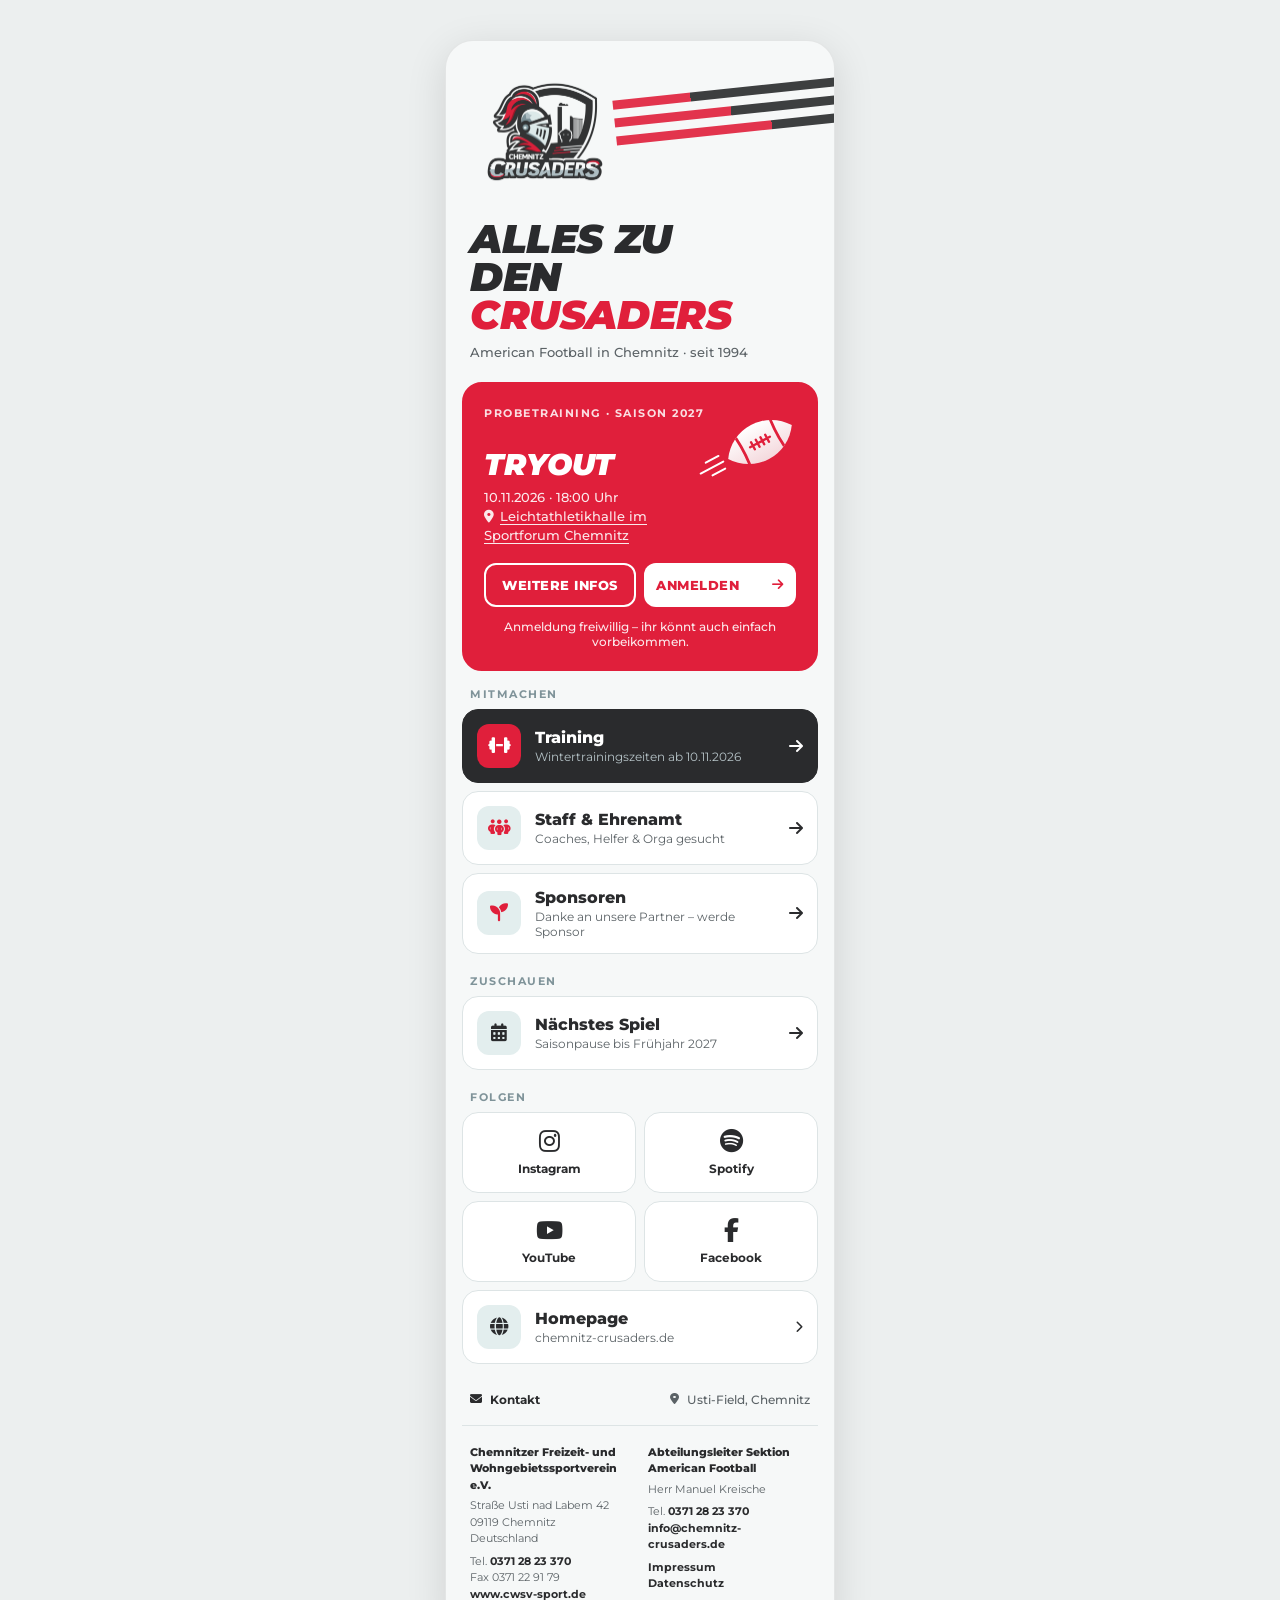
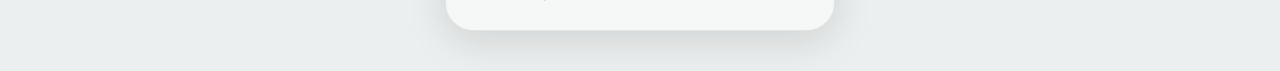
<file: index.html>
<!DOCTYPE html>
<html lang="de">
  <head>
    <meta charset="utf-8">
    <meta name="viewport" content="width=device-width, initial-scale=1, viewport-fit=cover">
    <title>Chemnitz Crusaders – Alle Links</title>
    <meta name="description" content="Alles zu den Chemnitz Crusaders: Tryout, Training, Sponsoren, Staff &amp; Ehrenamt, Spielplan, Homepage und Social Media.">
    <meta name="theme-color" content="#f6f8f8">

    <!-- Open Graph -->
    <meta property="og:title" content="Alles zu den Chemnitz Crusaders">
    <meta property="og:description" content="American Football in Chemnitz · seit 1994">
    <meta property="og:image" content="assets/crusaders-logo.png">

    <!-- Icons -->
    <link rel="icon" type="image/png" href="assets/favicon.png">
    <link rel="apple-touch-icon" href="assets/apple-touch-icon.png">

    <!-- Fonts & icon library -->
    <link rel="preconnect" href="https://fonts.googleapis.com">
    <link rel="preconnect" href="https://fonts.gstatic.com" crossorigin>
    <link rel="stylesheet" href="https://fonts.googleapis.com/css2?family=Montserrat:ital,wght@0,500;0,700;0,800;0,900;1,900&display=swap">
    <link rel="stylesheet" href="https://cdnjs.cloudflare.com/ajax/libs/font-awesome/6.5.2/css/all.min.css">

    <!-- Page styles (loaded last so they take precedence over libraries) -->
    <link rel="stylesheet" href="assets/css/styles.css">

    <!-- Loads HTML components into [data-include] placeholders -->
    <script src="assets/js/include.js" defer></script>
  </head>

  <body>
    <main class="page">

      <!-- Hero -->
      <header class="hero">
        <div class="hero__stripes" aria-hidden="true">
          <span class="hero__stripe"></span>
          <span class="hero__stripe"></span>
          <span class="hero__stripe"></span>
        </div>
        <img class="hero__logo" src="assets/crusaders-logo.png" alt="Chemnitz Crusaders" width="600" height="525">
        <h1 class="hero__title">Alles zu<br>den <em class="hero__highlight">Crusaders</em></h1>
        <p class="hero__tagline">American Football in Chemnitz · seit 1994</p>
      </header>

      <nav class="links" aria-label="Links">

        <!-- Promo: Tryout (two CTAs, so the card itself is not a link) -->
        <div class="promo promo--red">
          <span class="promo__ball" aria-hidden="true">
            <svg viewBox="0 0 100 100" focusable="false">
              <defs>
                <clipPath id="ball-clip">
                  <path d="M5 50 A54 54 0 0 1 95 50 A54 54 0 0 1 5 50 Z"/>
                </clipPath>
                <linearGradient id="ball-shade" x1="0" y1="0" x2="0" y2="1">
                  <stop offset="0" stop-color="#fff"/>
                  <stop offset="1" stop-color="#f4d9dd"/>
                </linearGradient>
              </defs>
              <!-- Ball points up-right, as if thrown -->
              <g transform="rotate(-28 50 50)">
                <!-- Speed lines behind the tail -->
                <g class="promo__ball-trail">
                  <path d="M-22 41 H-4"/>
                  <path d="M-34 50 H-2"/>
                  <path d="M-22 59 H-4"/>
                </g>
                <path class="promo__ball-body" d="M5 50 A54 54 0 0 1 95 50 A54 54 0 0 1 5 50 Z"/>
                <g clip-path="url(#ball-clip)">
                  <!-- Four panel seams rolling around the long axis (the spiral) -->
                  <path class="promo__ball-seam" d="M5 50 A54 54 0 0 1 95 50"/>
                  <path class="promo__ball-seam" d="M5 50 A54 54 0 0 1 95 50"/>
                  <path class="promo__ball-seam" d="M5 50 A54 54 0 0 1 95 50"/>
                  <path class="promo__ball-seam" d="M5 50 A54 54 0 0 1 95 50"/>
                  <!-- Bands near the tips (rotationally symmetric, so they stay put) -->
                  <path class="promo__ball-band" d="M24 20 Q29 50 24 80"/>
                  <path class="promo__ball-band" d="M76 20 Q71 50 76 80"/>
                  <!-- Laces ride on the first seam -->
                  <g class="promo__ball-laces">
                    <path d="M36 50 H64 M40 45 V55 M46.7 45 V55 M53.3 45 V55 M60 45 V55"/>
                  </g>
                </g>
              </g>
            </svg>
          </span>
          <div class="promo__body">
            <span class="promo__kicker">Probetraining · Saison 2027</span>
            <span class="promo__title">Tryout</span>
            <span class="promo__text">10.11.2026 · 18:00 Uhr<br>
              <a class="promo__link" href="https://maps.app.goo.gl/78XRZSbgiSZun7JX7" target="_blank" rel="noopener"><i class="fa-solid fa-location-dot" aria-hidden="true"></i>Leichtathletikhalle im Sportforum Chemnitz</a>
            </span>
          </div>
          <div class="promo__actions">
            <a class="promo__cta promo__cta--secondary" href="tryout.html">Weitere Infos</a>
            <a class="promo__cta" href="https://forms.gle/ZjSWehBLh3KmnUsv7" target="_blank" rel="noopener">Anmelden<i class="fa-solid fa-arrow-right" aria-hidden="true"></i></a>
          </div>
          <p class="promo__note">Anmeldung freiwillig – ihr könnt auch einfach vorbeikommen.</p>
        </div>

        <!-- Promo: Gewinnspiel – currently DISABLED.
             The card lives in components/promo-gewinnspiel.html.
             To show it: uncomment the line below (and re-add "Gewinnspiel" to the meta description). -->
        <!-- <div data-include="components/promo-gewinnspiel.html"></div> -->

        <!-- Mitmachen -->
        <h2 class="links__label">Mitmachen</h2>

        <a class="row row--dark" href="training.html">
          <span class="row__icon"><i class="fa-solid fa-dumbbell" aria-hidden="true"></i></span>
          <span class="row__text">
            <span class="row__title">Training</span>
            <span class="row__subtitle">Wintertrainingszeiten ab 10.11.2026</span>
          </span>
          <i class="row__trail fa-solid fa-arrow-right" aria-hidden="true"></i>
        </a>

        <a class="row" href="ehrenamt.html">
          <span class="row__icon row__icon--accent"><i class="fa-solid fa-people-group" aria-hidden="true"></i></span>
          <span class="row__text">
            <span class="row__title">Staff &amp; Ehrenamt</span>
            <span class="row__subtitle">Coaches, Helfer &amp; Orga gesucht</span>
          </span>
          <i class="row__trail fa-solid fa-arrow-right" aria-hidden="true"></i>
        </a>

        <a class="row" href="sponsoren.html">
          <span class="row__icon row__icon--accent"><i class="fa-solid fa-seedling" aria-hidden="true"></i></span>
          <span class="row__text">
            <span class="row__title">Sponsoren</span>
            <span class="row__subtitle">Danke an unsere Partner – werde Sponsor</span>
          </span>
          <i class="row__trail fa-solid fa-arrow-right" aria-hidden="true"></i>
        </a>

        <!-- Zuschauen -->
        <h2 class="links__label">Zuschauen</h2>

        <a class="row" href="spielplan.html">
          <span class="row__icon"><i class="fa-solid fa-calendar-days" aria-hidden="true"></i></span>
          <span class="row__text">
            <span class="row__title">Nächstes Spiel</span>
            <span class="row__subtitle">Saisonpause bis Frühjahr 2027</span>
          </span>
          <i class="row__trail fa-solid fa-arrow-right" aria-hidden="true"></i>
        </a>

        <!-- Folgen -->
        <h2 class="links__label">Folgen</h2>

        <div class="social">
          <a class="social__link" href="https://instagram.com/chemnitzcrusaders" target="_blank" rel="noopener">
            <i class="social__icon fa-brands fa-instagram" aria-hidden="true"></i>Instagram
          </a>
          <a class="social__link" href="https://open.spotify.com/show/6t36VFzzJnBlxmj8fguZiz" target="_blank" rel="noopener">
            <i class="social__icon fa-brands fa-spotify" aria-hidden="true"></i>Spotify
          </a>
          <a class="social__link" href="https://www.youtube.com/channel/UCRBDUVUDIm-mxZQRTYfwg2A" target="_blank" rel="noopener">
            <i class="social__icon fa-brands fa-youtube" aria-hidden="true"></i>YouTube
          </a>
          <a class="social__link" href="https://www.facebook.com/Chemnitz.Crusaders" target="_blank" rel="noopener">
            <i class="social__icon fa-brands fa-facebook-f" aria-hidden="true"></i>Facebook
          </a>
        </div>

        <a class="row" href="https://www.chemnitz-crusaders.de" target="_blank" rel="noopener">
          <span class="row__icon"><i class="fa-solid fa-globe" aria-hidden="true"></i></span>
          <span class="row__text">
            <span class="row__title">Homepage</span>
            <span class="row__subtitle">chemnitz-crusaders.de</span>
          </span>
          <i class="row__trail row__trail--small fa-solid fa-chevron-right" aria-hidden="true"></i>
        </a>

      </nav>

      <footer class="footer">
        <a class="footer__link" href="mailto:info@chemnitz-crusaders.de"><i class="fa-solid fa-envelope" aria-hidden="true"></i>Kontakt</a>
        <a class="footer__link footer__link--muted" href="https://maps.app.goo.gl/nprhUQNumyAiHXoN7" target="_blank" rel="noopener"><i class="fa-solid fa-location-dot" aria-hidden="true"></i>Usti-Field, Chemnitz</a>
      </footer>

      <!-- Club and section contact details.
           Same block on every page – when something changes, update it in all pages. -->
      <div class="site-info">
        <address class="site-info__col">
          <span class="site-info__title">Chemnitzer Freizeit- und Wohngebietssportverein e.V.</span>
          <span>Straße Usti nad Labem 42</span>
          <span>09119 Chemnitz</span>
          <span>Deutschland</span>
          <span class="site-info__gap">Tel. <a href="tel:+493712823370">0371 28 23 370</a></span>
          <span>Fax 0371 22 91 79</span>
          <a href="https://www.cwsv-sport.de" target="_blank" rel="noopener">www.cwsv-sport.de</a>
        </address>

        <address class="site-info__col">
          <span class="site-info__title">Abteilungsleiter Sektion American Football</span>
          <span>Herr Manuel Kreische</span>
          <span class="site-info__gap">Tel. <a href="tel:+493712823370">0371 28 23 370</a></span>
          <a href="mailto:info@chemnitz-crusaders.de">info@chemnitz-crusaders.de</a>
          <a class="site-info__gap" href="impressum.html">Impressum</a>
          <a href="datenschutz.html">Datenschutz</a>
        </address>
      </div>

    </main>
  </body>
</html>
</file>
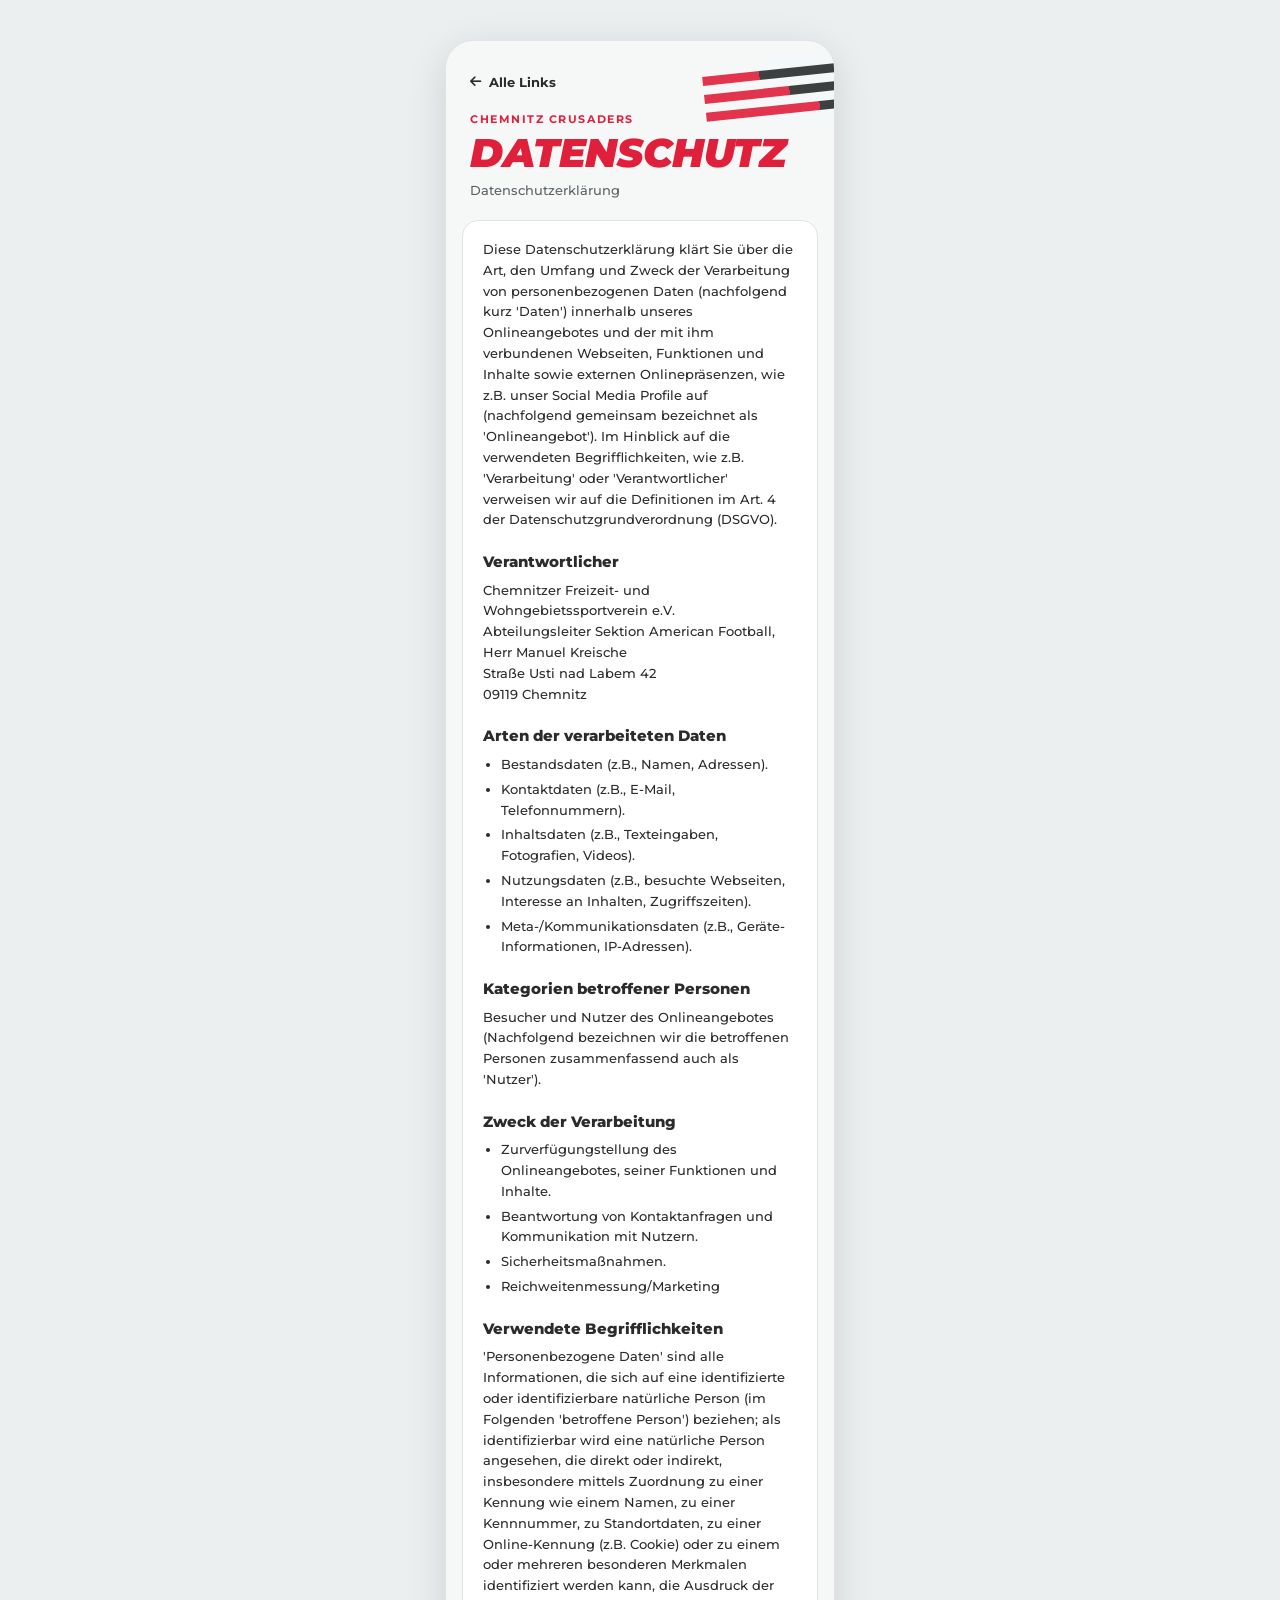
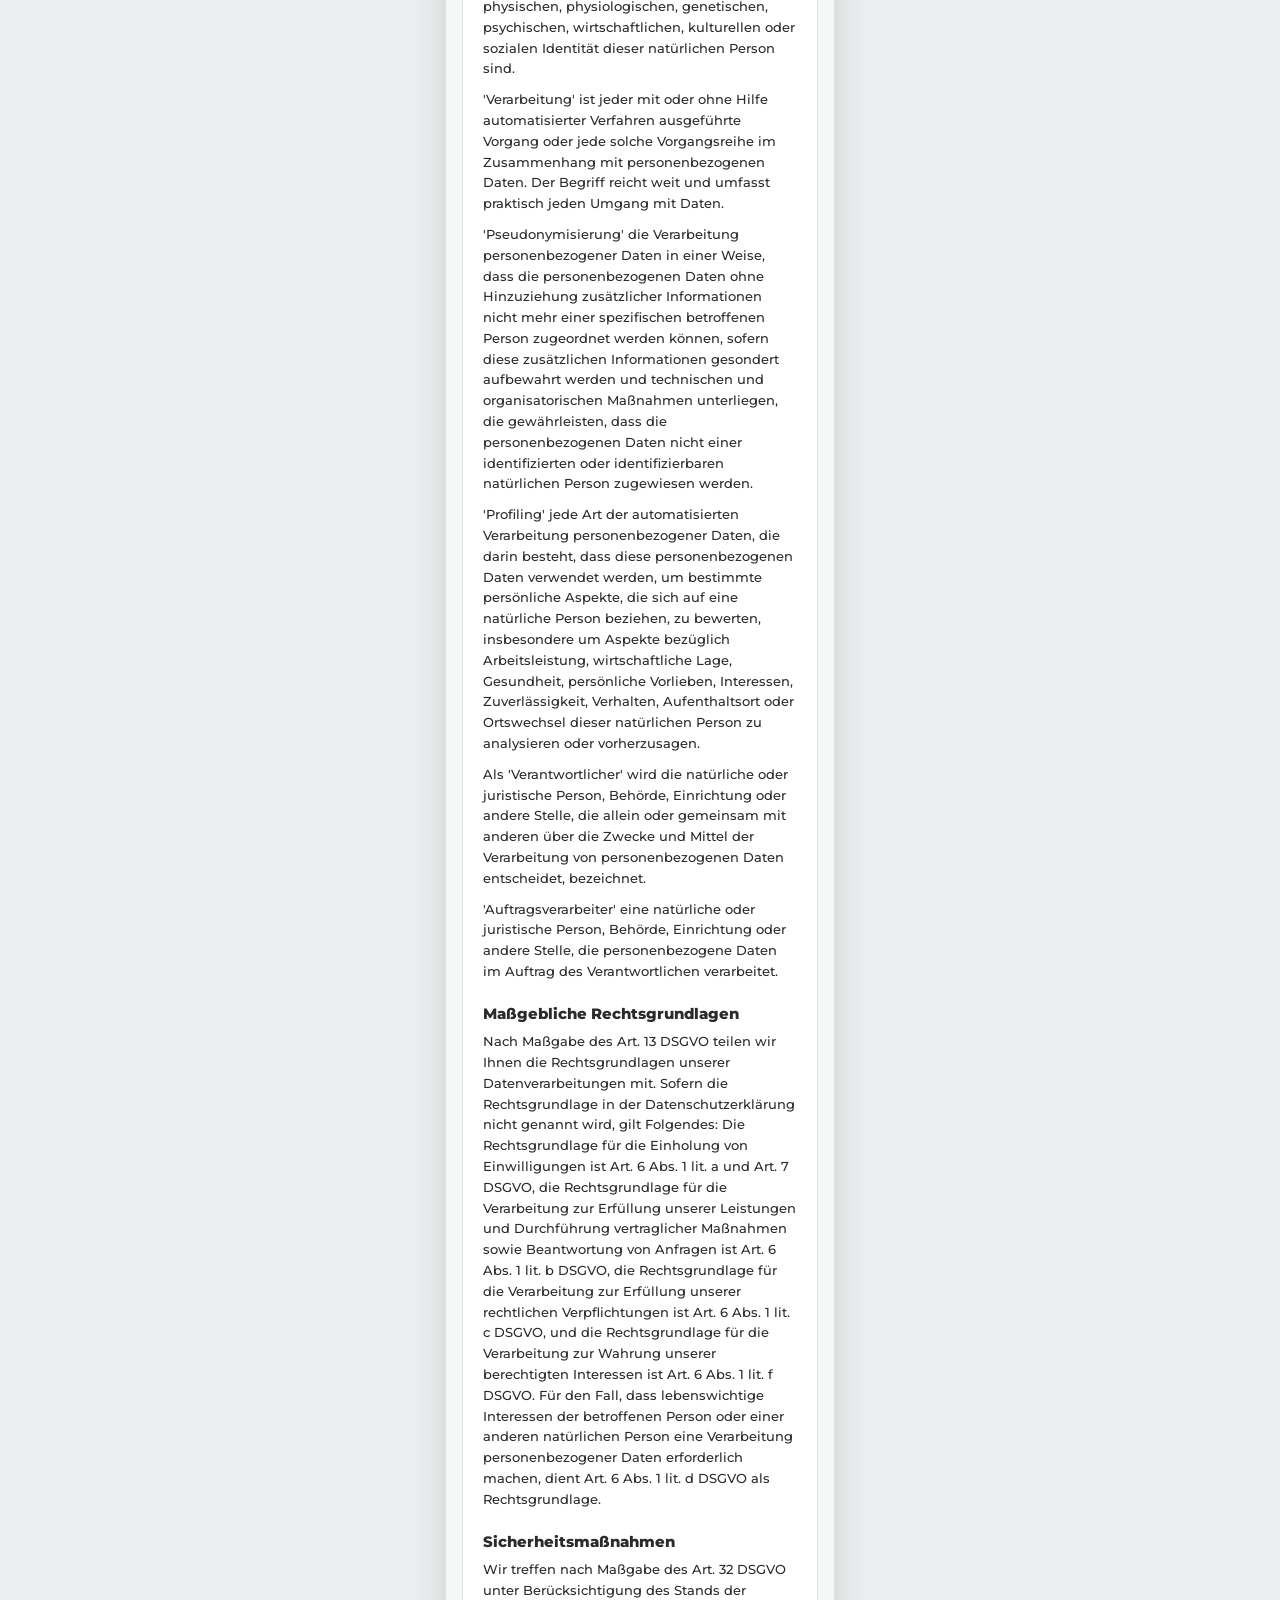
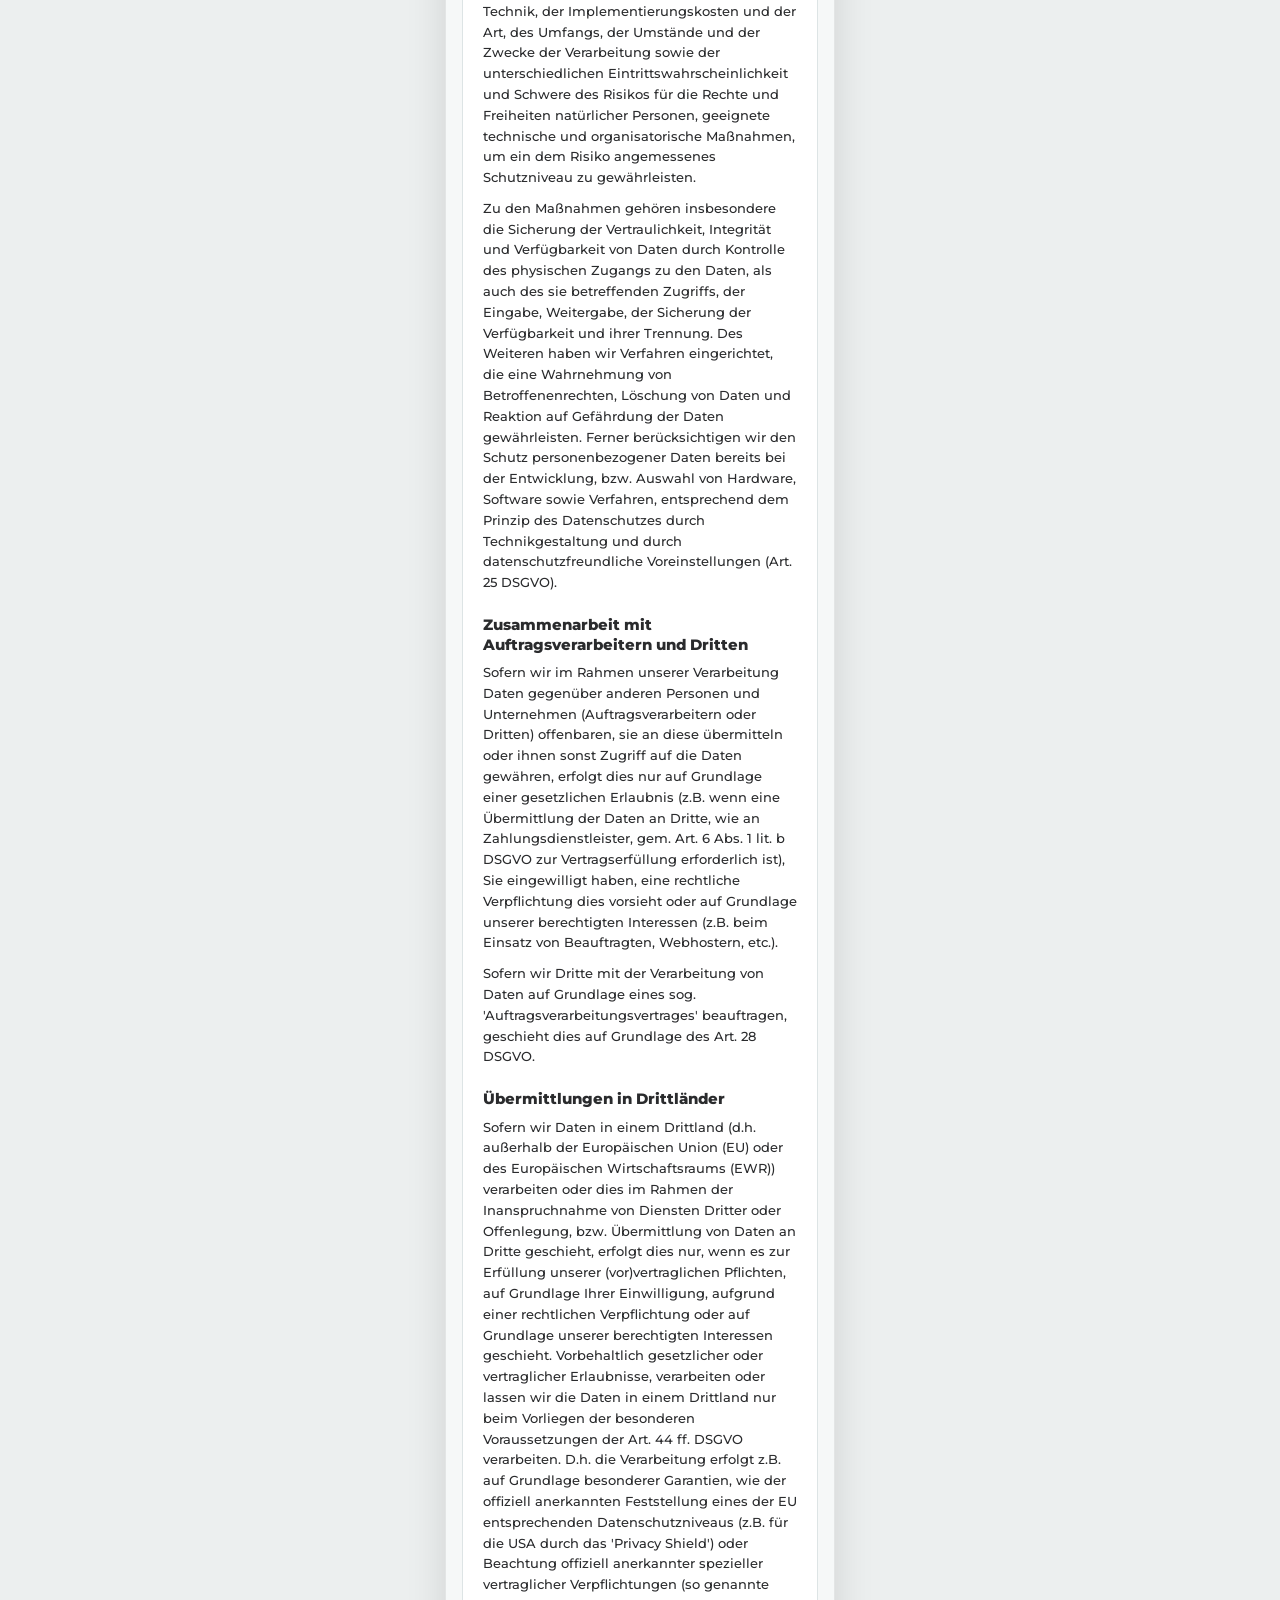
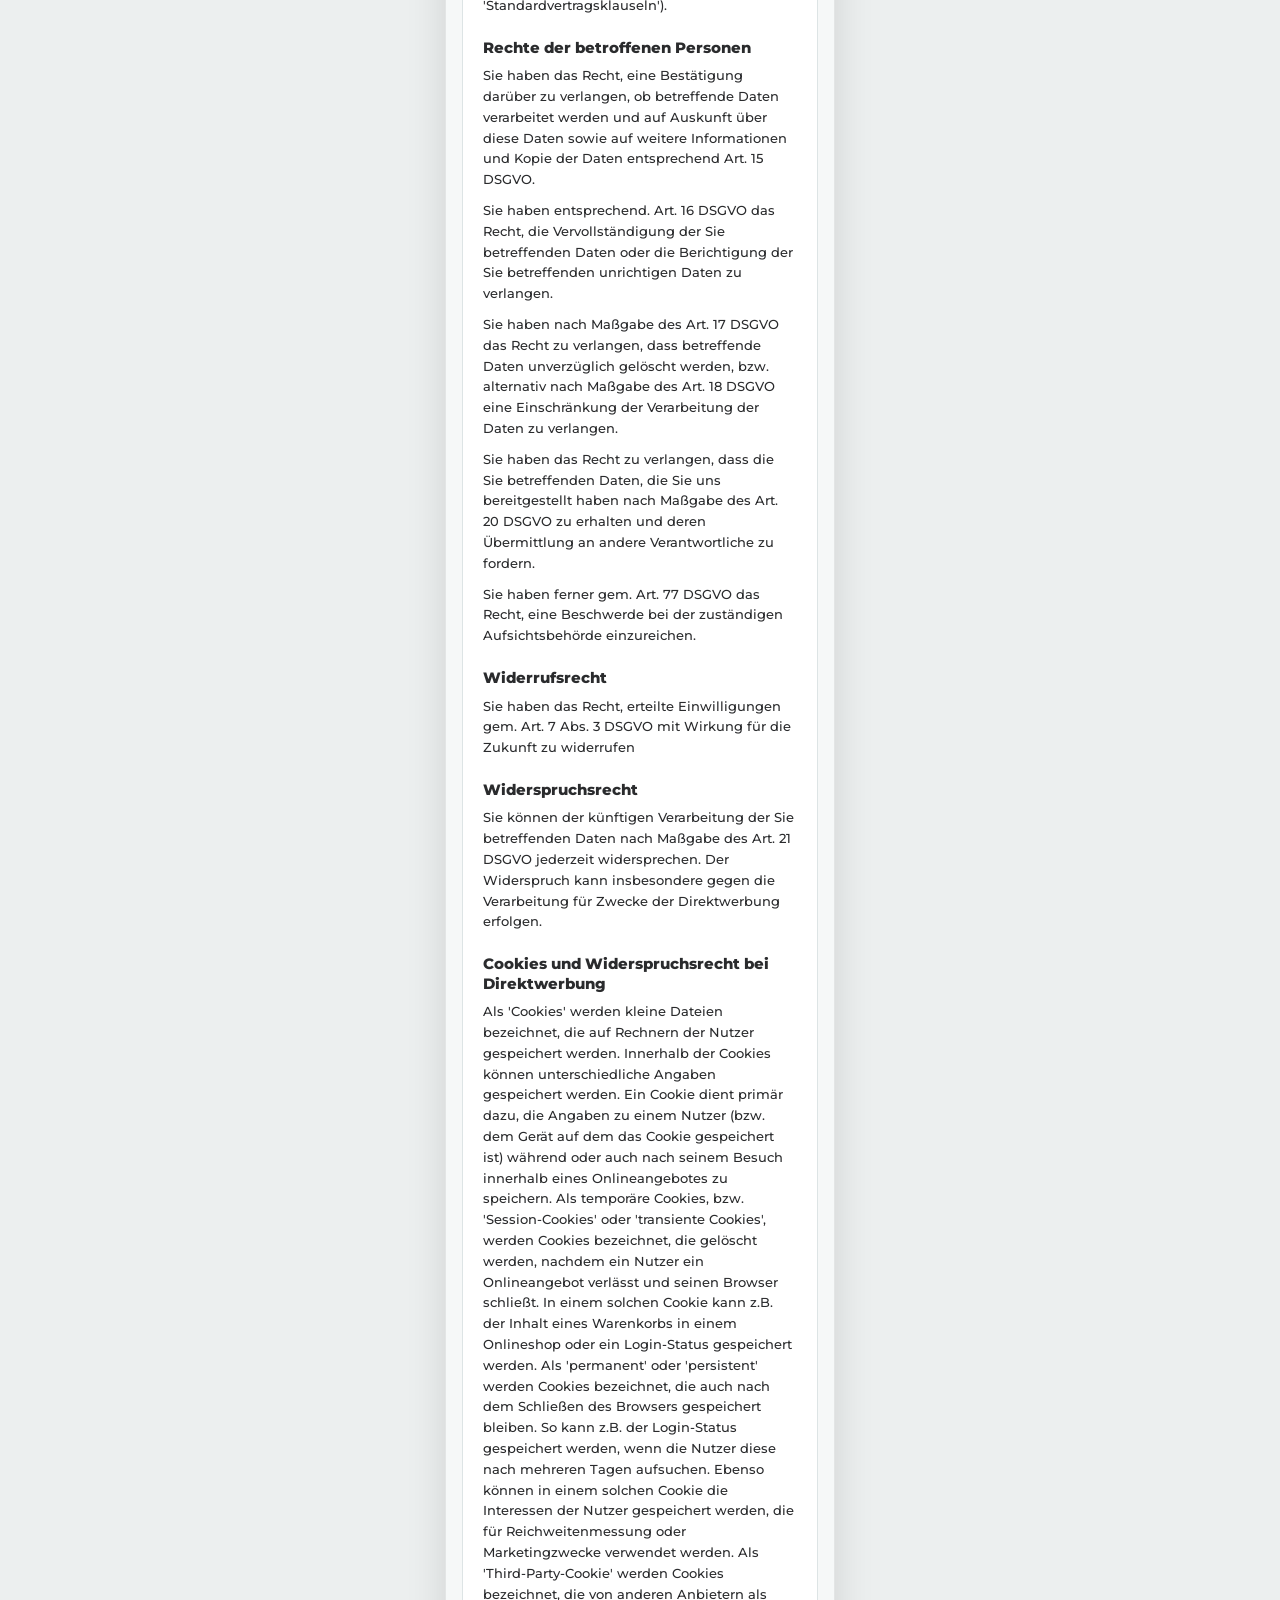
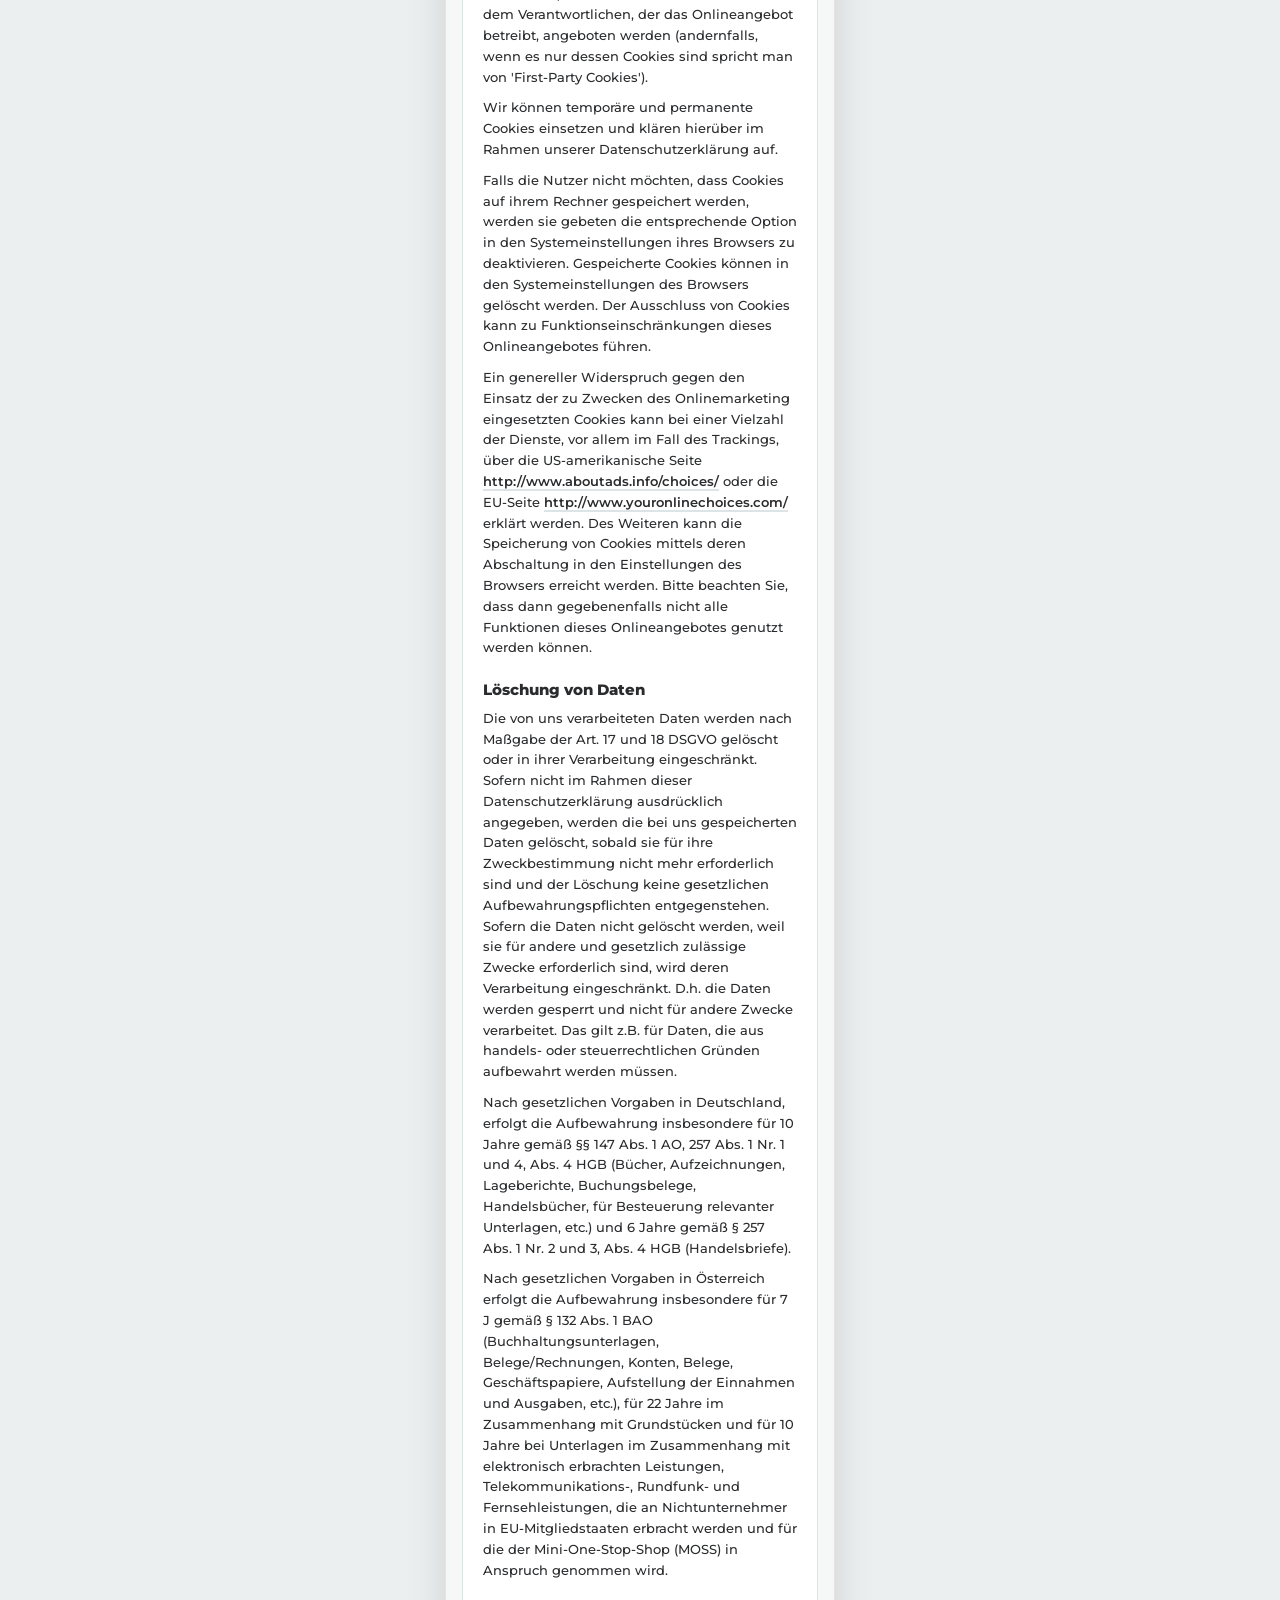
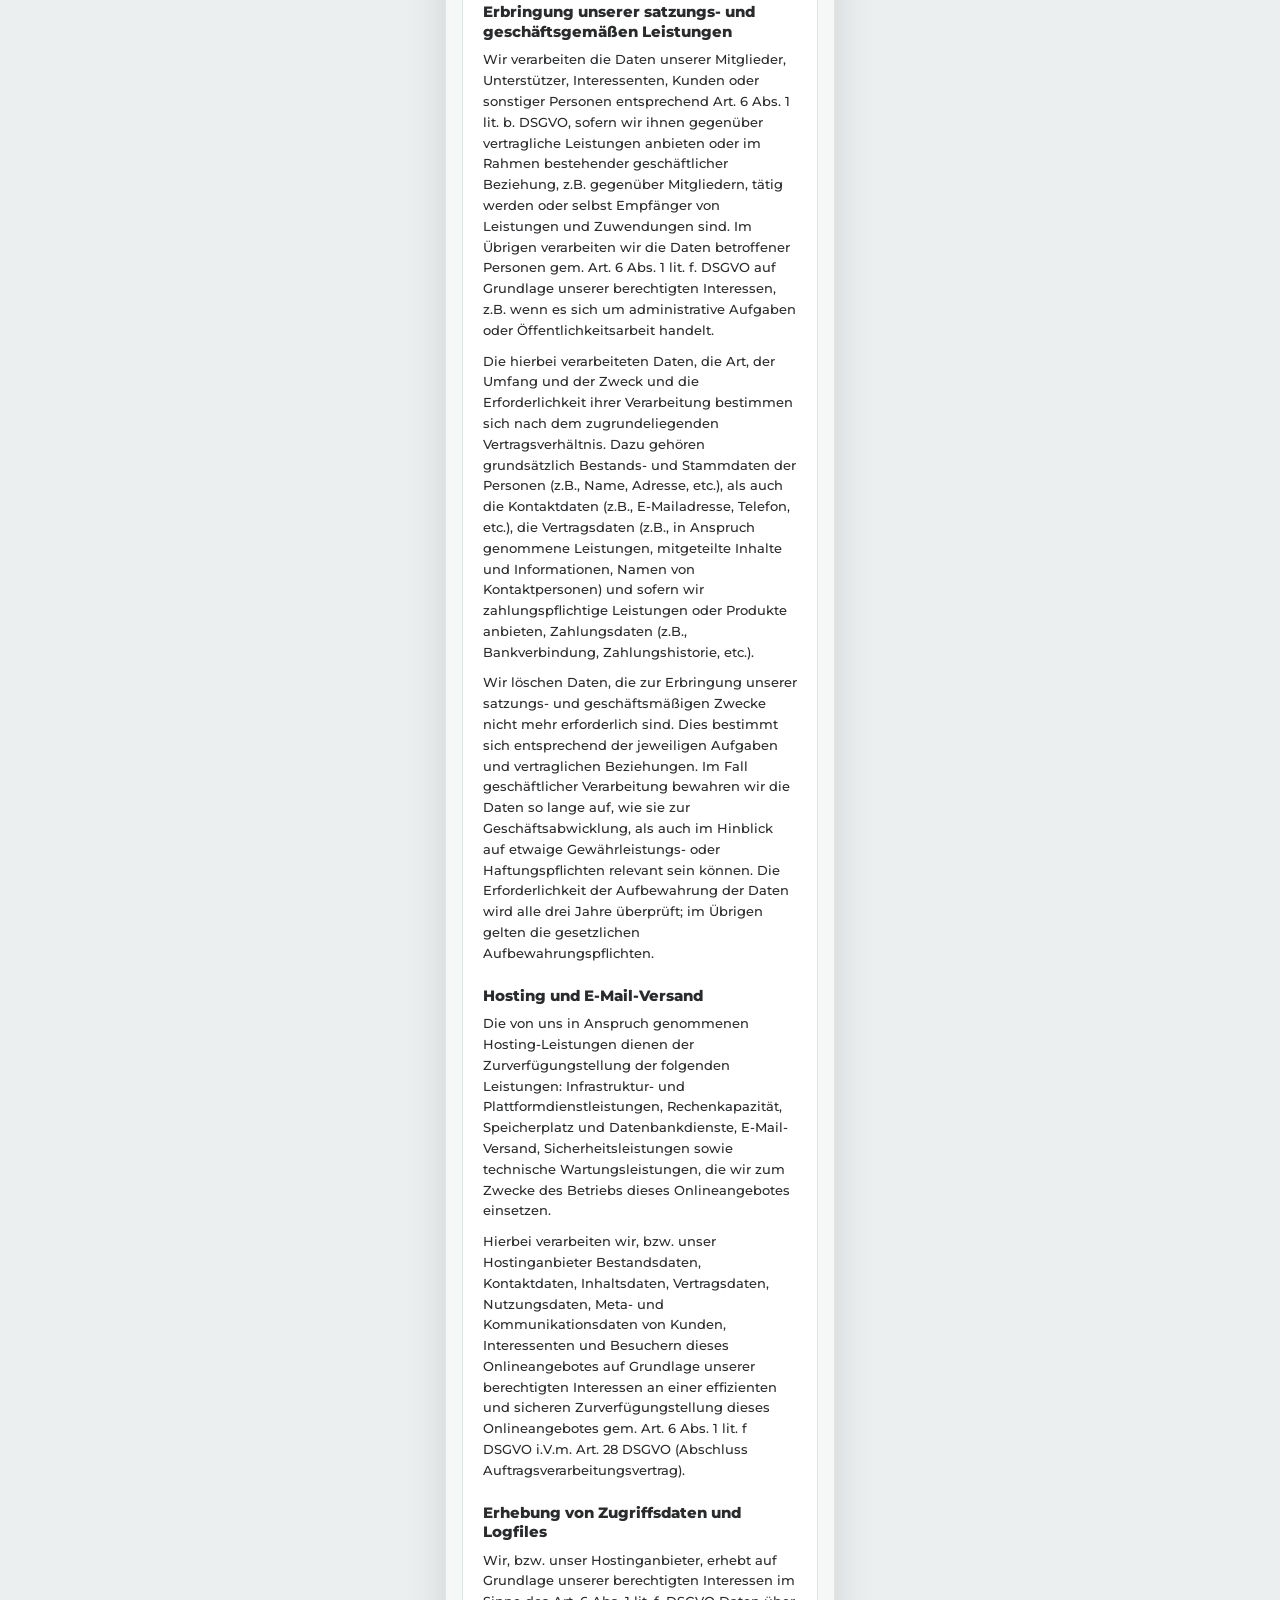
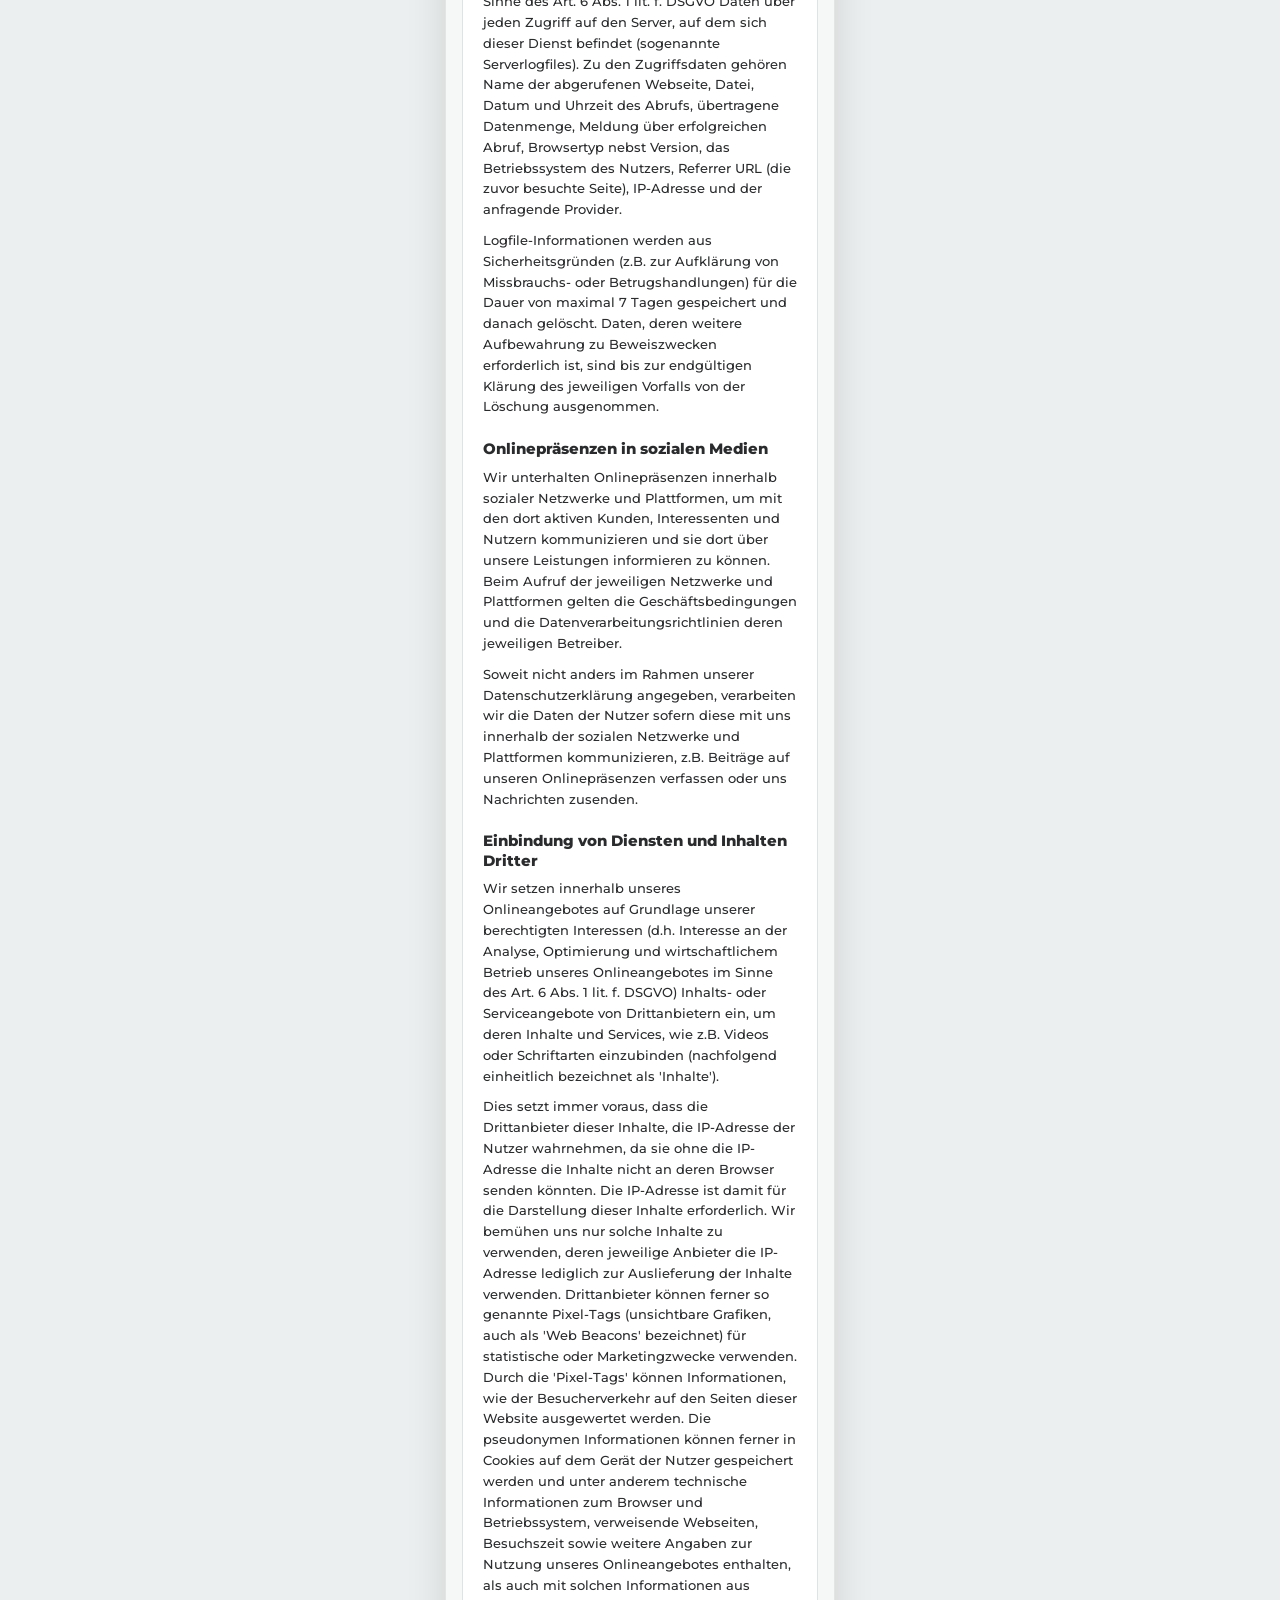
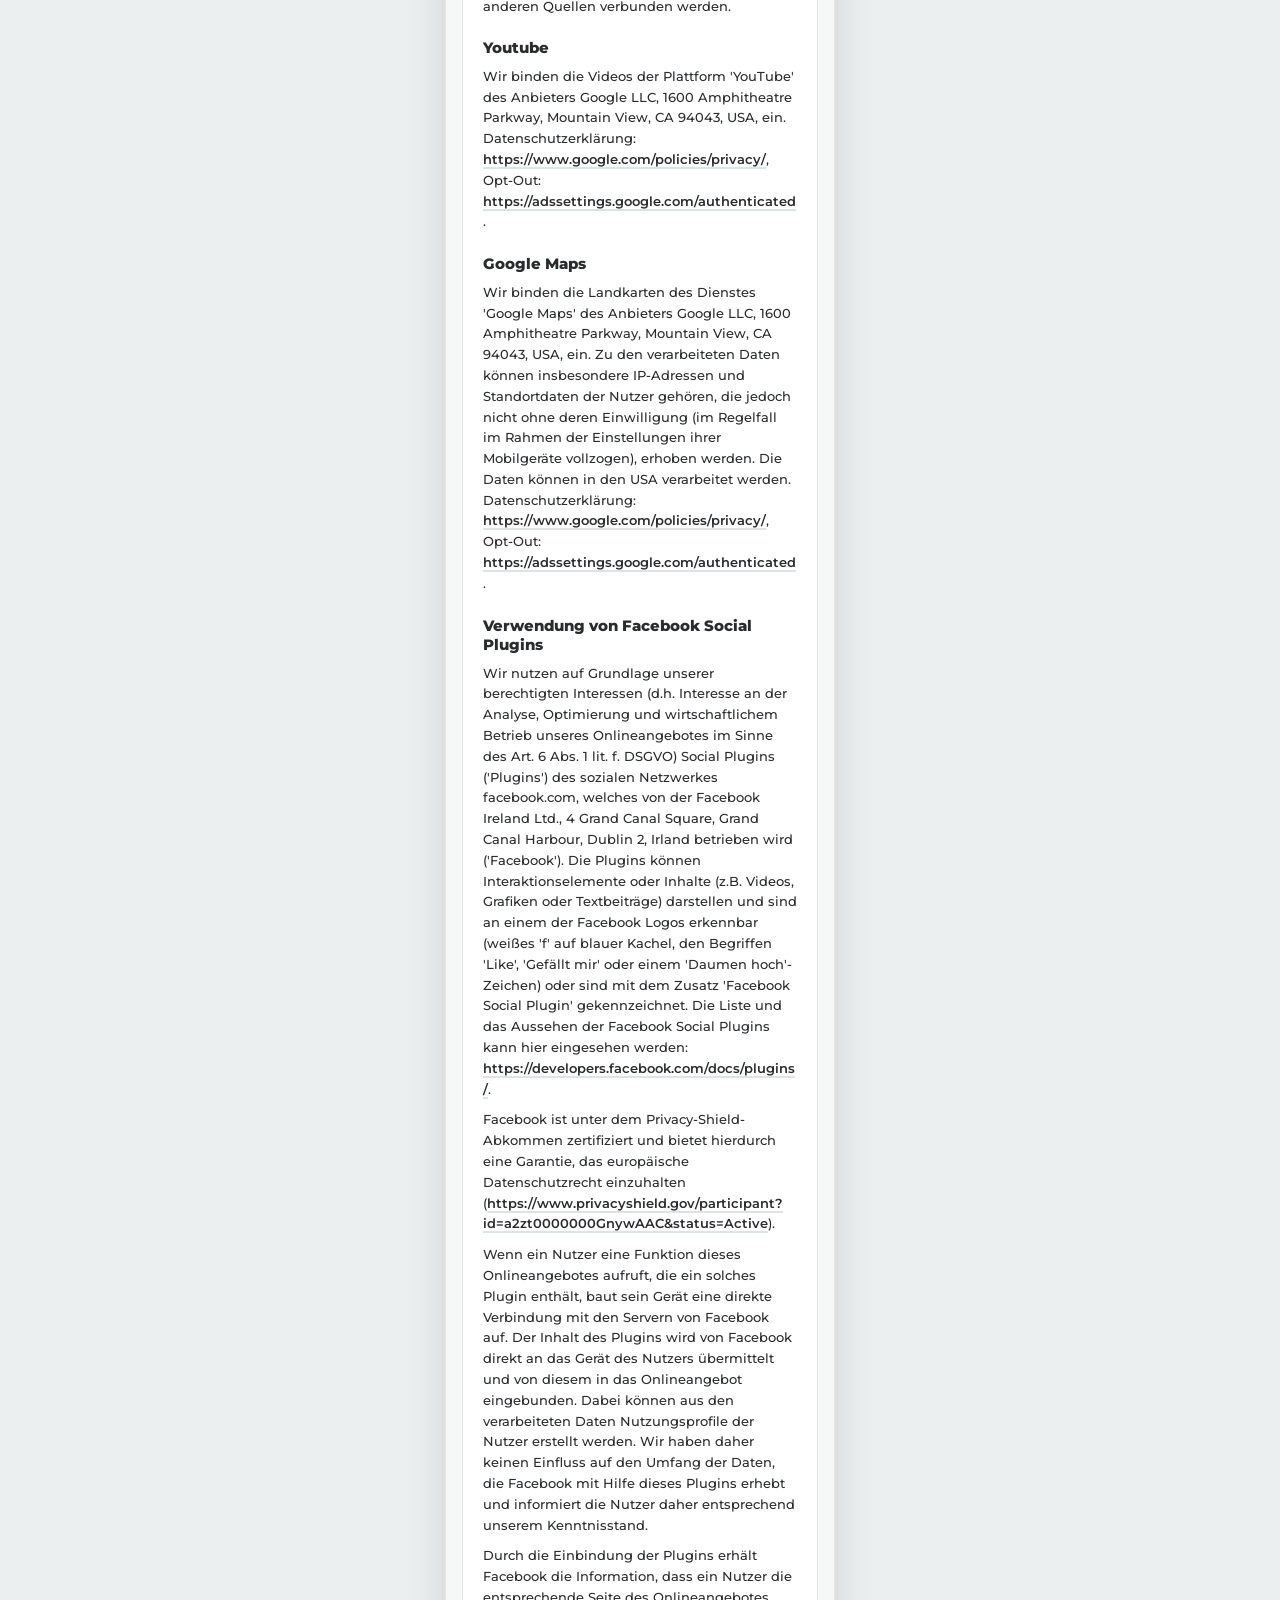
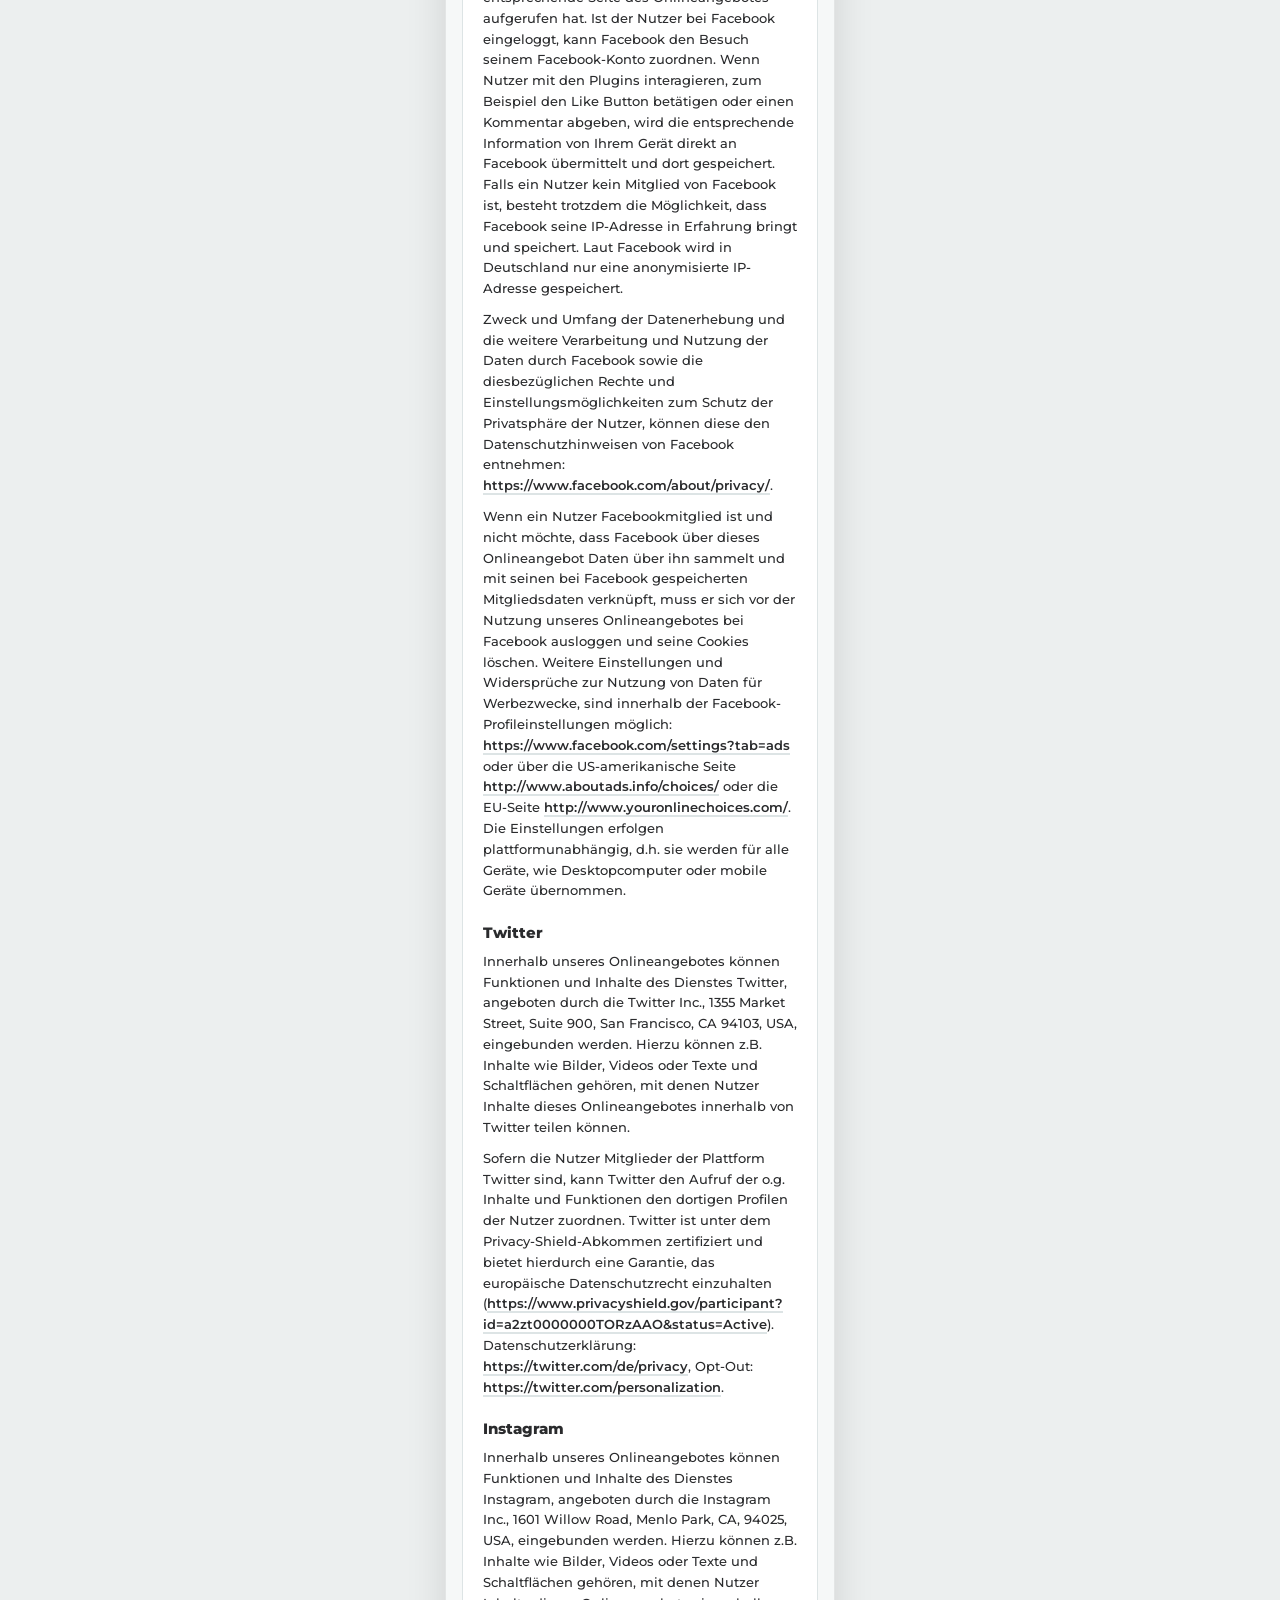
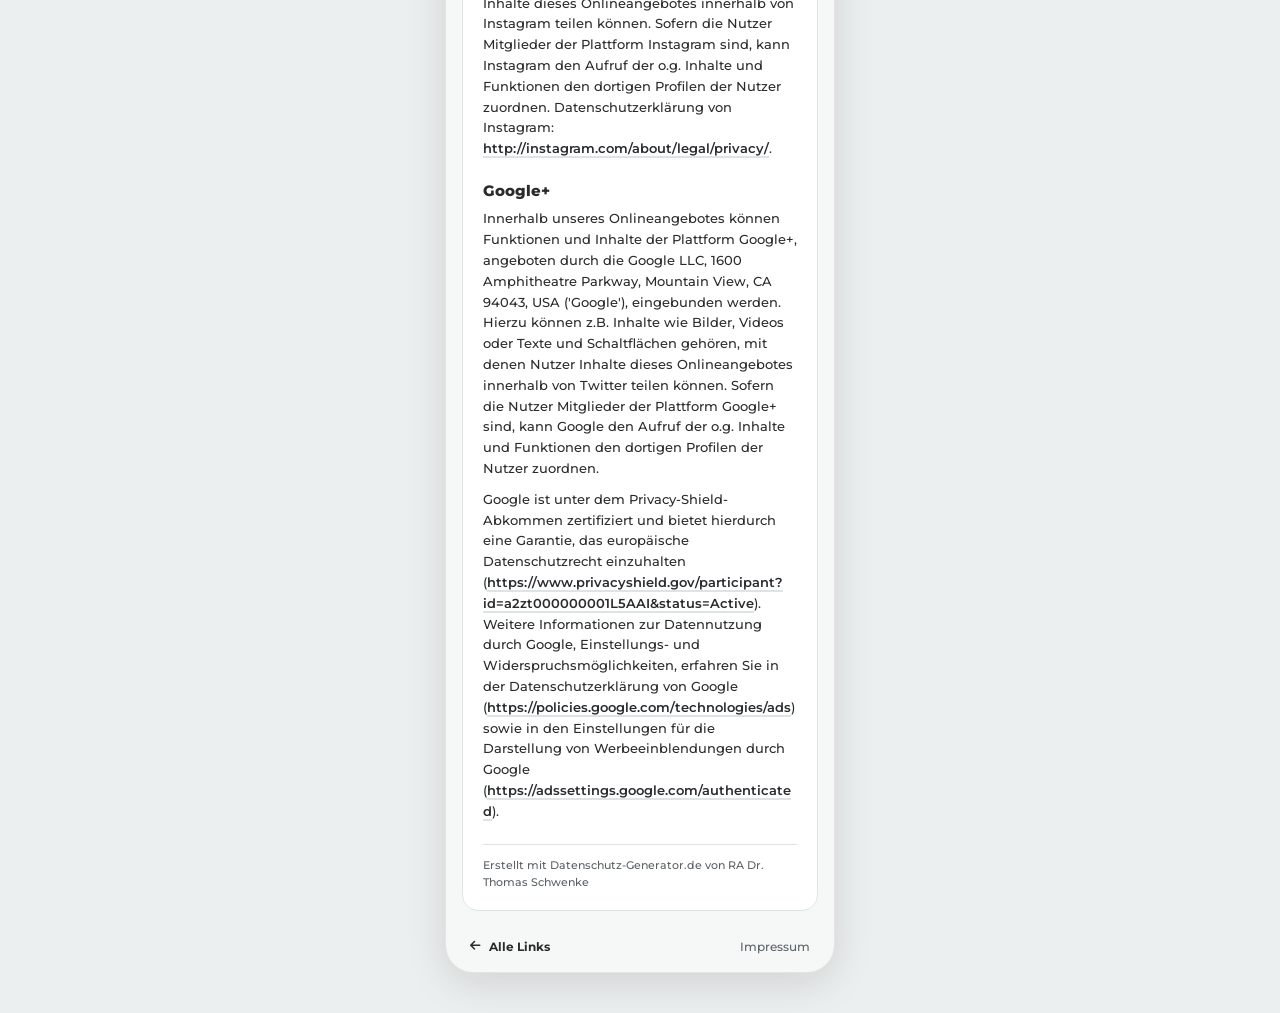
<file: datenschutz.html>
<!DOCTYPE html>
<html lang="de">
  <head>
    <meta charset="utf-8">
    <meta name="viewport" content="width=device-width, initial-scale=1, viewport-fit=cover">
    <title>Datenschutzerklärung – Chemnitz Crusaders</title>
    <meta name="description" content="Datenschutzerklärung des Chemnitzer Freizeit- und Wohngebietssportverein e.V., Sektion American Football.">
    <meta name="theme-color" content="#f6f8f8">

    <!-- Icons -->
    <link rel="icon" type="image/png" href="assets/favicon.png">
    <link rel="apple-touch-icon" href="assets/apple-touch-icon.png">

    <!-- Fonts & icon library -->
    <link rel="preconnect" href="https://fonts.googleapis.com">
    <link rel="preconnect" href="https://fonts.gstatic.com" crossorigin>
    <link rel="stylesheet" href="https://fonts.googleapis.com/css2?family=Montserrat:ital,wght@0,500;0,700;0,800;0,900;1,900&display=swap">
    <link rel="stylesheet" href="https://cdnjs.cloudflare.com/ajax/libs/font-awesome/6.5.2/css/all.min.css">

    <!-- Page styles (loaded last so they take precedence over libraries) -->
    <link rel="stylesheet" href="assets/css/styles.css">
  </head>

  <body>
    <main class="page">

      <!-- Hero -->
      <header class="hero hero--sub">
        <div class="hero__stripes" aria-hidden="true">
          <span class="hero__stripe"></span>
          <span class="hero__stripe"></span>
          <span class="hero__stripe"></span>
        </div>
        <a class="back" href="index.html"><i class="fa-solid fa-arrow-left" aria-hidden="true"></i>Alle Links</a>
        <span class="hero__kicker">Chemnitz Crusaders</span>
        <h1 class="hero__title"><em class="hero__highlight">Datenschutz</em></h1>
        <p class="hero__tagline">Datenschutzerklärung</p>
      </header>

      <section class="links" aria-label="Datenschutzerklärung">

        <article class="legal legal--prose">
          <p>Diese Datenschutzerklärung klärt Sie über die Art, den Umfang und Zweck der Verarbeitung von personenbezogenen Daten (nachfolgend kurz 'Daten') innerhalb unseres Onlineangebotes und der mit ihm verbundenen Webseiten, Funktionen und Inhalte sowie externen Onlinepräsenzen, wie z.B. unser Social Media Profile auf (nachfolgend gemeinsam bezeichnet als 'Onlineangebot'). Im Hinblick auf die verwendeten Begrifflichkeiten, wie z.B. 'Verarbeitung' oder 'Verantwortlicher' verweisen wir auf die Definitionen im Art. 4 der Datenschutzgrundverordnung (DSGVO).</p>

          <h2>Verantwortlicher</h2>

          <p>Chemnitzer Freizeit- und Wohngebietssportverein e.V.<br>
            Abteilungsleiter Sektion American Football, Herr Manuel Kreische<br>
            Straße Usti nad Labem 42<br>
            09119 Chemnitz</p>

          <h2>Arten der verarbeiteten Daten</h2>

          <ul>
            <li>Bestandsdaten (z.B., Namen, Adressen).</li>
            <li>Kontaktdaten (z.B., E-Mail, Telefonnummern).</li>
            <li>Inhaltsdaten (z.B., Texteingaben, Fotografien, Videos).</li>
            <li>Nutzungsdaten (z.B., besuchte Webseiten, Interesse an Inhalten, Zugriffszeiten).</li>
            <li>Meta-/Kommunikationsdaten (z.B., Geräte-Informationen, IP-Adressen).</li>
          </ul>

          <h2>Kategorien betroffener Personen</h2>

          <p>Besucher und Nutzer des Onlineangebotes (Nachfolgend bezeichnen wir die betroffenen Personen zusammenfassend auch als 'Nutzer').</p>

          <h2>Zweck der Verarbeitung</h2>

          <ul>
            <li>Zurverfügungstellung des Onlineangebotes, seiner Funktionen und Inhalte.</li>
            <li>Beantwortung von Kontaktanfragen und Kommunikation mit Nutzern.</li>
            <li>Sicherheitsmaßnahmen.</li>
            <li>Reichweitenmessung/Marketing</li>
          </ul>

          <h2>Verwendete Begrifflichkeiten</h2>

          <p>'Personenbezogene Daten' sind alle Informationen, die sich auf eine identifizierte oder identifizierbare natürliche Person (im Folgenden 'betroffene Person') beziehen; als identifizierbar wird eine natürliche Person angesehen, die direkt oder indirekt, insbesondere mittels Zuordnung zu einer Kennung wie einem Namen, zu einer Kennnummer, zu Standortdaten, zu einer Online-Kennung (z.B. Cookie) oder zu einem oder mehreren besonderen Merkmalen identifiziert werden kann, die Ausdruck der physischen, physiologischen, genetischen, psychischen, wirtschaftlichen, kulturellen oder sozialen Identität dieser natürlichen Person sind.</p>

          <p>'Verarbeitung' ist jeder mit oder ohne Hilfe automatisierter Verfahren ausgeführte Vorgang oder jede solche Vorgangsreihe im Zusammenhang mit personenbezogenen Daten. Der Begriff reicht weit und umfasst praktisch jeden Umgang mit Daten.</p>

          <p>'Pseudonymisierung' die Verarbeitung personenbezogener Daten in einer Weise, dass die personenbezogenen Daten ohne Hinzuziehung zusätzlicher Informationen nicht mehr einer spezifischen betroffenen Person zugeordnet werden können, sofern diese zusätzlichen Informationen gesondert aufbewahrt werden und technischen und organisatorischen Maßnahmen unterliegen, die gewährleisten, dass die personenbezogenen Daten nicht einer identifizierten oder identifizierbaren natürlichen Person zugewiesen werden.</p>

          <p>'Profiling' jede Art der automatisierten Verarbeitung personenbezogener Daten, die darin besteht, dass diese personenbezogenen Daten verwendet werden, um bestimmte persönliche Aspekte, die sich auf eine natürliche Person beziehen, zu bewerten, insbesondere um Aspekte bezüglich Arbeitsleistung, wirtschaftliche Lage, Gesundheit, persönliche Vorlieben, Interessen, Zuverlässigkeit, Verhalten, Aufenthaltsort oder Ortswechsel dieser natürlichen Person zu analysieren oder vorherzusagen.</p>

          <p>Als 'Verantwortlicher' wird die natürliche oder juristische Person, Behörde, Einrichtung oder andere Stelle, die allein oder gemeinsam mit anderen über die Zwecke und Mittel der Verarbeitung von personenbezogenen Daten entscheidet, bezeichnet.</p>

          <p>'Auftragsverarbeiter' eine natürliche oder juristische Person, Behörde, Einrichtung oder andere Stelle, die personenbezogene Daten im Auftrag des Verantwortlichen verarbeitet.</p>

          <h2>Maßgebliche Rechtsgrundlagen</h2>

          <p>Nach Maßgabe des Art. 13 DSGVO teilen wir Ihnen die Rechtsgrundlagen unserer Datenverarbeitungen mit. Sofern die Rechtsgrundlage in der Datenschutzerklärung nicht genannt wird, gilt Folgendes: Die Rechtsgrundlage für die Einholung von Einwilligungen ist Art. 6 Abs. 1 lit. a und Art. 7 DSGVO, die Rechtsgrundlage für die Verarbeitung zur Erfüllung unserer Leistungen und Durchführung vertraglicher Maßnahmen sowie Beantwortung von Anfragen ist Art. 6 Abs. 1 lit. b DSGVO, die Rechtsgrundlage für die Verarbeitung zur Erfüllung unserer rechtlichen Verpflichtungen ist Art. 6 Abs. 1 lit. c DSGVO, und die Rechtsgrundlage für die Verarbeitung zur Wahrung unserer berechtigten Interessen ist Art. 6 Abs. 1 lit. f DSGVO. Für den Fall, dass lebenswichtige Interessen der betroffenen Person oder einer anderen natürlichen Person eine Verarbeitung personenbezogener Daten erforderlich machen, dient Art. 6 Abs. 1 lit. d DSGVO als Rechtsgrundlage.</p>

          <h2>Sicherheitsmaßnahmen</h2>

          <p>Wir treffen nach Maßgabe des Art. 32 DSGVO unter Berücksichtigung des Stands der Technik, der Implementierungskosten und der Art, des Umfangs, der Umstände und der Zwecke der Verarbeitung sowie der unterschiedlichen Eintrittswahrscheinlichkeit und Schwere des Risikos für die Rechte und Freiheiten natürlicher Personen, geeignete technische und organisatorische Maßnahmen, um ein dem Risiko angemessenes Schutzniveau zu gewährleisten.</p>

          <p>Zu den Maßnahmen gehören insbesondere die Sicherung der Vertraulichkeit, Integrität und Verfügbarkeit von Daten durch Kontrolle des physischen Zugangs zu den Daten, als auch des sie betreffenden Zugriffs, der Eingabe, Weitergabe, der Sicherung der Verfügbarkeit und ihrer Trennung. Des Weiteren haben wir Verfahren eingerichtet, die eine Wahrnehmung von Betroffenenrechten, Löschung von Daten und Reaktion auf Gefährdung der Daten gewährleisten. Ferner berücksichtigen wir den Schutz personenbezogener Daten bereits bei der Entwicklung, bzw. Auswahl von Hardware, Software sowie Verfahren, entsprechend dem Prinzip des Datenschutzes durch Technikgestaltung und durch datenschutzfreundliche Voreinstellungen (Art. 25 DSGVO).</p>

          <h2>Zusammenarbeit mit Auftragsverarbeitern und Dritten</h2>

          <p>Sofern wir im Rahmen unserer Verarbeitung Daten gegenüber anderen Personen und Unternehmen (Auftragsverarbeitern oder Dritten) offenbaren, sie an diese übermitteln oder ihnen sonst Zugriff auf die Daten gewähren, erfolgt dies nur auf Grundlage einer gesetzlichen Erlaubnis (z.B. wenn eine Übermittlung der Daten an Dritte, wie an Zahlungsdienstleister, gem. Art. 6 Abs. 1 lit. b DSGVO zur Vertragserfüllung erforderlich ist), Sie eingewilligt haben, eine rechtliche Verpflichtung dies vorsieht oder auf Grundlage unserer berechtigten Interessen (z.B. beim Einsatz von Beauftragten, Webhostern, etc.).</p>

          <p>Sofern wir Dritte mit der Verarbeitung von Daten auf Grundlage eines sog. 'Auftragsverarbeitungsvertrages' beauftragen, geschieht dies auf Grundlage des Art. 28 DSGVO.</p>

          <h2>Übermittlungen in Drittländer</h2>

          <p>Sofern wir Daten in einem Drittland (d.h. außerhalb der Europäischen Union (EU) oder des Europäischen Wirtschaftsraums (EWR)) verarbeiten oder dies im Rahmen der Inanspruchnahme von Diensten Dritter oder Offenlegung, bzw. Übermittlung von Daten an Dritte geschieht, erfolgt dies nur, wenn es zur Erfüllung unserer (vor)vertraglichen Pflichten, auf Grundlage Ihrer Einwilligung, aufgrund einer rechtlichen Verpflichtung oder auf Grundlage unserer berechtigten Interessen geschieht. Vorbehaltlich gesetzlicher oder vertraglicher Erlaubnisse, verarbeiten oder lassen wir die Daten in einem Drittland nur beim Vorliegen der besonderen Voraussetzungen der Art. 44 ff. DSGVO verarbeiten. D.h. die Verarbeitung erfolgt z.B. auf Grundlage besonderer Garantien, wie der offiziell anerkannten Feststellung eines der EU entsprechenden Datenschutzniveaus (z.B. für die USA durch das 'Privacy Shield') oder Beachtung offiziell anerkannter spezieller vertraglicher Verpflichtungen (so genannte 'Standardvertragsklauseln').</p>

          <h2>Rechte der betroffenen Personen</h2>

          <p>Sie haben das Recht, eine Bestätigung darüber zu verlangen, ob betreffende Daten verarbeitet werden und auf Auskunft über diese Daten sowie auf weitere Informationen und Kopie der Daten entsprechend Art. 15 DSGVO.</p>

          <p>Sie haben entsprechend. Art. 16 DSGVO das Recht, die Vervollständigung der Sie betreffenden Daten oder die Berichtigung der Sie betreffenden unrichtigen Daten zu verlangen.</p>

          <p>Sie haben nach Maßgabe des Art. 17 DSGVO das Recht zu verlangen, dass betreffende Daten unverzüglich gelöscht werden, bzw. alternativ nach Maßgabe des Art. 18 DSGVO eine Einschränkung der Verarbeitung der Daten zu verlangen.</p>

          <p>Sie haben das Recht zu verlangen, dass die Sie betreffenden Daten, die Sie uns bereitgestellt haben nach Maßgabe des Art. 20 DSGVO zu erhalten und deren Übermittlung an andere Verantwortliche zu fordern.</p>

          <p>Sie haben ferner gem. Art. 77 DSGVO das Recht, eine Beschwerde bei der zuständigen Aufsichtsbehörde einzureichen.</p>

          <h2>Widerrufsrecht</h2>

          <p>Sie haben das Recht, erteilte Einwilligungen gem. Art. 7 Abs. 3 DSGVO mit Wirkung für die Zukunft zu widerrufen</p>

          <h2>Widerspruchsrecht</h2>

          <p>Sie können der künftigen Verarbeitung der Sie betreffenden Daten nach Maßgabe des Art. 21 DSGVO jederzeit widersprechen. Der Widerspruch kann insbesondere gegen die Verarbeitung für Zwecke der Direktwerbung erfolgen.</p>

          <h2>Cookies und Widerspruchsrecht bei Direktwerbung</h2>

          <p>Als 'Cookies' werden kleine Dateien bezeichnet, die auf Rechnern der Nutzer gespeichert werden. Innerhalb der Cookies können unterschiedliche Angaben gespeichert werden. Ein Cookie dient primär dazu, die Angaben zu einem Nutzer (bzw. dem Gerät auf dem das Cookie gespeichert ist) während oder auch nach seinem Besuch innerhalb eines Onlineangebotes zu speichern. Als temporäre Cookies, bzw. 'Session-Cookies' oder 'transiente Cookies', werden Cookies bezeichnet, die gelöscht werden, nachdem ein Nutzer ein Onlineangebot verlässt und seinen Browser schließt. In einem solchen Cookie kann z.B. der Inhalt eines Warenkorbs in einem Onlineshop oder ein Login-Status gespeichert werden. Als 'permanent' oder 'persistent' werden Cookies bezeichnet, die auch nach dem Schließen des Browsers gespeichert bleiben. So kann z.B. der Login-Status gespeichert werden, wenn die Nutzer diese nach mehreren Tagen aufsuchen. Ebenso können in einem solchen Cookie die Interessen der Nutzer gespeichert werden, die für Reichweitenmessung oder Marketingzwecke verwendet werden. Als 'Third-Party-Cookie' werden Cookies bezeichnet, die von anderen Anbietern als dem Verantwortlichen, der das Onlineangebot betreibt, angeboten werden (andernfalls, wenn es nur dessen Cookies sind spricht man von 'First-Party Cookies').</p>

          <p>Wir können temporäre und permanente Cookies einsetzen und klären hierüber im Rahmen unserer Datenschutzerklärung auf.</p>

          <p>Falls die Nutzer nicht möchten, dass Cookies auf ihrem Rechner gespeichert werden, werden sie gebeten die entsprechende Option in den Systemeinstellungen ihres Browsers zu deaktivieren. Gespeicherte Cookies können in den Systemeinstellungen des Browsers gelöscht werden. Der Ausschluss von Cookies kann zu Funktionseinschränkungen dieses Onlineangebotes führen.</p>

          <p>Ein genereller Widerspruch gegen den Einsatz der zu Zwecken des Onlinemarketing eingesetzten Cookies kann bei einer Vielzahl der Dienste, vor allem im Fall des Trackings, über die US-amerikanische Seite <a href="http://www.aboutads.info/choices/" target="_blank" rel="noopener">http://www.aboutads.info/choices/</a> oder die EU-Seite <a href="http://www.youronlinechoices.com/" target="_blank" rel="noopener">http://www.youronlinechoices.com/</a> erklärt werden. Des Weiteren kann die Speicherung von Cookies mittels deren Abschaltung in den Einstellungen des Browsers erreicht werden. Bitte beachten Sie, dass dann gegebenenfalls nicht alle Funktionen dieses Onlineangebotes genutzt werden können.</p>

          <h2>Löschung von Daten</h2>

          <p>Die von uns verarbeiteten Daten werden nach Maßgabe der Art. 17 und 18 DSGVO gelöscht oder in ihrer Verarbeitung eingeschränkt. Sofern nicht im Rahmen dieser Datenschutzerklärung ausdrücklich angegeben, werden die bei uns gespeicherten Daten gelöscht, sobald sie für ihre Zweckbestimmung nicht mehr erforderlich sind und der Löschung keine gesetzlichen Aufbewahrungspflichten entgegenstehen. Sofern die Daten nicht gelöscht werden, weil sie für andere und gesetzlich zulässige Zwecke erforderlich sind, wird deren Verarbeitung eingeschränkt. D.h. die Daten werden gesperrt und nicht für andere Zwecke verarbeitet. Das gilt z.B. für Daten, die aus handels- oder steuerrechtlichen Gründen aufbewahrt werden müssen.</p>

          <p>Nach gesetzlichen Vorgaben in Deutschland, erfolgt die Aufbewahrung insbesondere für 10 Jahre gemäß §§ 147 Abs. 1 AO, 257 Abs. 1 Nr. 1 und 4, Abs. 4 HGB (Bücher, Aufzeichnungen, Lageberichte, Buchungsbelege, Handelsbücher, für Besteuerung relevanter Unterlagen, etc.) und 6 Jahre gemäß § 257 Abs. 1 Nr. 2 und 3, Abs. 4 HGB (Handelsbriefe).</p>

          <p>Nach gesetzlichen Vorgaben in Österreich erfolgt die Aufbewahrung insbesondere für 7 J gemäß § 132 Abs. 1 BAO (Buchhaltungsunterlagen, Belege/Rechnungen, Konten, Belege, Geschäftspapiere, Aufstellung der Einnahmen und Ausgaben, etc.), für 22 Jahre im Zusammenhang mit Grundstücken und für 10 Jahre bei Unterlagen im Zusammenhang mit elektronisch erbrachten Leistungen, Telekommunikations-, Rundfunk- und Fernsehleistungen, die an Nichtunternehmer in EU-Mitgliedstaaten erbracht werden und für die der Mini-One-Stop-Shop (MOSS) in Anspruch genommen wird.</p>

          <h2>Erbringung unserer satzungs- und geschäftsgemäßen Leistungen</h2>

          <p>Wir verarbeiten die Daten unserer Mitglieder, Unterstützer, Interessenten, Kunden oder sonstiger Personen entsprechend Art. 6 Abs. 1 lit. b. DSGVO, sofern wir ihnen gegenüber vertragliche Leistungen anbieten oder im Rahmen bestehender geschäftlicher Beziehung, z.B. gegenüber Mitgliedern, tätig werden oder selbst Empfänger von Leistungen und Zuwendungen sind. Im Übrigen verarbeiten wir die Daten betroffener Personen gem. Art. 6 Abs. 1 lit. f. DSGVO auf Grundlage unserer berechtigten Interessen, z.B. wenn es sich um administrative Aufgaben oder Öffentlichkeitsarbeit handelt.</p>

          <p>Die hierbei verarbeiteten Daten, die Art, der Umfang und der Zweck und die Erforderlichkeit ihrer Verarbeitung bestimmen sich nach dem zugrundeliegenden Vertragsverhältnis. Dazu gehören grundsätzlich Bestands- und Stammdaten der Personen (z.B., Name, Adresse, etc.), als auch die Kontaktdaten (z.B., E-Mailadresse, Telefon, etc.), die Vertragsdaten (z.B., in Anspruch genommene Leistungen, mitgeteilte Inhalte und Informationen, Namen von Kontaktpersonen) und sofern wir zahlungspflichtige Leistungen oder Produkte anbieten, Zahlungsdaten (z.B., Bankverbindung, Zahlungshistorie, etc.).</p>

          <p>Wir löschen Daten, die zur Erbringung unserer satzungs- und geschäftsmäßigen Zwecke nicht mehr erforderlich sind. Dies bestimmt sich entsprechend der jeweiligen Aufgaben und vertraglichen Beziehungen. Im Fall geschäftlicher Verarbeitung bewahren wir die Daten so lange auf, wie sie zur Geschäftsabwicklung, als auch im Hinblick auf etwaige Gewährleistungs- oder Haftungspflichten relevant sein können. Die Erforderlichkeit der Aufbewahrung der Daten wird alle drei Jahre überprüft; im Übrigen gelten die gesetzlichen Aufbewahrungspflichten.</p>

          <h2>Hosting und E-Mail-Versand</h2>

          <p>Die von uns in Anspruch genommenen Hosting-Leistungen dienen der Zurverfügungstellung der folgenden Leistungen: Infrastruktur- und Plattformdienstleistungen, Rechenkapazität, Speicherplatz und Datenbankdienste, E-Mail-Versand, Sicherheitsleistungen sowie technische Wartungsleistungen, die wir zum Zwecke des Betriebs dieses Onlineangebotes einsetzen.</p>

          <p>Hierbei verarbeiten wir, bzw. unser Hostinganbieter Bestandsdaten, Kontaktdaten, Inhaltsdaten, Vertragsdaten, Nutzungsdaten, Meta- und Kommunikationsdaten von Kunden, Interessenten und Besuchern dieses Onlineangebotes auf Grundlage unserer berechtigten Interessen an einer effizienten und sicheren Zurverfügungstellung dieses Onlineangebotes gem. Art. 6 Abs. 1 lit. f DSGVO i.V.m. Art. 28 DSGVO (Abschluss Auftragsverarbeitungsvertrag).</p>

          <h2>Erhebung von Zugriffsdaten und Logfiles</h2>

          <p>Wir, bzw. unser Hostinganbieter, erhebt auf Grundlage unserer berechtigten Interessen im Sinne des Art. 6 Abs. 1 lit. f. DSGVO Daten über jeden Zugriff auf den Server, auf dem sich dieser Dienst befindet (sogenannte Serverlogfiles). Zu den Zugriffsdaten gehören Name der abgerufenen Webseite, Datei, Datum und Uhrzeit des Abrufs, übertragene Datenmenge, Meldung über erfolgreichen Abruf, Browsertyp nebst Version, das Betriebssystem des Nutzers, Referrer URL (die zuvor besuchte Seite), IP-Adresse und der anfragende Provider.</p>

          <p>Logfile-Informationen werden aus Sicherheitsgründen (z.B. zur Aufklärung von Missbrauchs- oder Betrugshandlungen) für die Dauer von maximal 7 Tagen gespeichert und danach gelöscht. Daten, deren weitere Aufbewahrung zu Beweiszwecken erforderlich ist, sind bis zur endgültigen Klärung des jeweiligen Vorfalls von der Löschung ausgenommen.</p>

          <h2>Onlinepräsenzen in sozialen Medien</h2>

          <p>Wir unterhalten Onlinepräsenzen innerhalb sozialer Netzwerke und Plattformen, um mit den dort aktiven Kunden, Interessenten und Nutzern kommunizieren und sie dort über unsere Leistungen informieren zu können. Beim Aufruf der jeweiligen Netzwerke und Plattformen gelten die Geschäftsbedingungen und die Datenverarbeitungsrichtlinien deren jeweiligen Betreiber.</p>

          <p>Soweit nicht anders im Rahmen unserer Datenschutzerklärung angegeben, verarbeiten wir die Daten der Nutzer sofern diese mit uns innerhalb der sozialen Netzwerke und Plattformen kommunizieren, z.B. Beiträge auf unseren Onlinepräsenzen verfassen oder uns Nachrichten zusenden.</p>

          <h2>Einbindung von Diensten und Inhalten Dritter</h2>

          <p>Wir setzen innerhalb unseres Onlineangebotes auf Grundlage unserer berechtigten Interessen (d.h. Interesse an der Analyse, Optimierung und wirtschaftlichem Betrieb unseres Onlineangebotes im Sinne des Art. 6 Abs. 1 lit. f. DSGVO) Inhalts- oder Serviceangebote von Drittanbietern ein, um deren Inhalte und Services, wie z.B. Videos oder Schriftarten einzubinden (nachfolgend einheitlich bezeichnet als 'Inhalte').</p>

          <p>Dies setzt immer voraus, dass die Drittanbieter dieser Inhalte, die IP-Adresse der Nutzer wahrnehmen, da sie ohne die IP-Adresse die Inhalte nicht an deren Browser senden könnten. Die IP-Adresse ist damit für die Darstellung dieser Inhalte erforderlich. Wir bemühen uns nur solche Inhalte zu verwenden, deren jeweilige Anbieter die IP-Adresse lediglich zur Auslieferung der Inhalte verwenden. Drittanbieter können ferner so genannte Pixel-Tags (unsichtbare Grafiken, auch als 'Web Beacons' bezeichnet) für statistische oder Marketingzwecke verwenden. Durch die 'Pixel-Tags' können Informationen, wie der Besucherverkehr auf den Seiten dieser Website ausgewertet werden. Die pseudonymen Informationen können ferner in Cookies auf dem Gerät der Nutzer gespeichert werden und unter anderem technische Informationen zum Browser und Betriebssystem, verweisende Webseiten, Besuchszeit sowie weitere Angaben zur Nutzung unseres Onlineangebotes enthalten, als auch mit solchen Informationen aus anderen Quellen verbunden werden.</p>

          <h2>Youtube</h2>

          <p>Wir binden die Videos der Plattform 'YouTube' des Anbieters Google LLC, 1600 Amphitheatre Parkway, Mountain View, CA 94043, USA, ein. Datenschutzerklärung: <a href="https://www.google.com/policies/privacy/" target="_blank" rel="noopener">https://www.google.com/policies/privacy/</a>, Opt-Out: <a href="https://adssettings.google.com/authenticated" target="_blank" rel="noopener">https://adssettings.google.com/authenticated</a>.</p>

          <h2>Google Maps</h2>

          <p>Wir binden die Landkarten des Dienstes 'Google Maps' des Anbieters Google LLC, 1600 Amphitheatre Parkway, Mountain View, CA 94043, USA, ein. Zu den verarbeiteten Daten können insbesondere IP-Adressen und Standortdaten der Nutzer gehören, die jedoch nicht ohne deren Einwilligung (im Regelfall im Rahmen der Einstellungen ihrer Mobilgeräte vollzogen), erhoben werden. Die Daten können in den USA verarbeitet werden. Datenschutzerklärung: <a href="https://www.google.com/policies/privacy/" target="_blank" rel="noopener">https://www.google.com/policies/privacy/</a>, Opt-Out: <a href="https://adssettings.google.com/authenticated" target="_blank" rel="noopener">https://adssettings.google.com/authenticated</a>.</p>

          <h2>Verwendung von Facebook Social Plugins</h2>

          <p>Wir nutzen auf Grundlage unserer berechtigten Interessen (d.h. Interesse an der Analyse, Optimierung und wirtschaftlichem Betrieb unseres Onlineangebotes im Sinne des Art. 6 Abs. 1 lit. f. DSGVO) Social Plugins ('Plugins') des sozialen Netzwerkes facebook.com, welches von der Facebook Ireland Ltd., 4 Grand Canal Square, Grand Canal Harbour, Dublin 2, Irland betrieben wird ('Facebook'). Die Plugins können Interaktionselemente oder Inhalte (z.B. Videos, Grafiken oder Textbeiträge) darstellen und sind an einem der Facebook Logos erkennbar (weißes 'f' auf blauer Kachel, den Begriffen 'Like', 'Gefällt mir' oder einem 'Daumen hoch'-Zeichen) oder sind mit dem Zusatz 'Facebook Social Plugin' gekennzeichnet. Die Liste und das Aussehen der Facebook Social Plugins kann hier eingesehen werden: <a href="https://developers.facebook.com/docs/plugins/" target="_blank" rel="noopener">https://developers.facebook.com/docs/plugins/</a>.</p>

          <p>Facebook ist unter dem Privacy-Shield-Abkommen zertifiziert und bietet hierdurch eine Garantie, das europäische Datenschutzrecht einzuhalten (<a href="https://www.privacyshield.gov/participant?id=a2zt0000000GnywAAC&amp;status=Active" target="_blank" rel="noopener">https://www.privacyshield.gov/participant?id=a2zt0000000GnywAAC&amp;status=Active</a>).</p>

          <p>Wenn ein Nutzer eine Funktion dieses Onlineangebotes aufruft, die ein solches Plugin enthält, baut sein Gerät eine direkte Verbindung mit den Servern von Facebook auf. Der Inhalt des Plugins wird von Facebook direkt an das Gerät des Nutzers übermittelt und von diesem in das Onlineangebot eingebunden. Dabei können aus den verarbeiteten Daten Nutzungsprofile der Nutzer erstellt werden. Wir haben daher keinen Einfluss auf den Umfang der Daten, die Facebook mit Hilfe dieses Plugins erhebt und informiert die Nutzer daher entsprechend unserem Kenntnisstand.</p>

          <p>Durch die Einbindung der Plugins erhält Facebook die Information, dass ein Nutzer die entsprechende Seite des Onlineangebotes aufgerufen hat. Ist der Nutzer bei Facebook eingeloggt, kann Facebook den Besuch seinem Facebook-Konto zuordnen. Wenn Nutzer mit den Plugins interagieren, zum Beispiel den Like Button betätigen oder einen Kommentar abgeben, wird die entsprechende Information von Ihrem Gerät direkt an Facebook übermittelt und dort gespeichert. Falls ein Nutzer kein Mitglied von Facebook ist, besteht trotzdem die Möglichkeit, dass Facebook seine IP-Adresse in Erfahrung bringt und speichert. Laut Facebook wird in Deutschland nur eine anonymisierte IP-Adresse gespeichert.</p>

          <p>Zweck und Umfang der Datenerhebung und die weitere Verarbeitung und Nutzung der Daten durch Facebook sowie die diesbezüglichen Rechte und Einstellungsmöglichkeiten zum Schutz der Privatsphäre der Nutzer, können diese den Datenschutzhinweisen von Facebook entnehmen: <a href="https://www.facebook.com/about/privacy/" target="_blank" rel="noopener">https://www.facebook.com/about/privacy/</a>.</p>

          <p>Wenn ein Nutzer Facebookmitglied ist und nicht möchte, dass Facebook über dieses Onlineangebot Daten über ihn sammelt und mit seinen bei Facebook gespeicherten Mitgliedsdaten verknüpft, muss er sich vor der Nutzung unseres Onlineangebotes bei Facebook ausloggen und seine Cookies löschen. Weitere Einstellungen und Widersprüche zur Nutzung von Daten für Werbezwecke, sind innerhalb der Facebook-Profileinstellungen möglich: <a href="https://www.facebook.com/settings?tab=ads" target="_blank" rel="noopener">https://www.facebook.com/settings?tab=ads</a>  oder über die US-amerikanische Seite <a href="http://www.aboutads.info/choices/" target="_blank" rel="noopener">http://www.aboutads.info/choices/</a>  oder die EU-Seite <a href="http://www.youronlinechoices.com/" target="_blank" rel="noopener">http://www.youronlinechoices.com/</a>. Die Einstellungen erfolgen plattformunabhängig, d.h. sie werden für alle Geräte, wie Desktopcomputer oder mobile Geräte übernommen.</p>

          <h2>Twitter</h2>

          <p>Innerhalb unseres Onlineangebotes können Funktionen und Inhalte des Dienstes Twitter, angeboten durch die Twitter Inc., 1355 Market Street, Suite 900, San Francisco, CA 94103, USA, eingebunden werden. Hierzu können z.B. Inhalte wie Bilder, Videos oder Texte und Schaltflächen gehören, mit denen Nutzer Inhalte dieses Onlineangebotes innerhalb von Twitter teilen können.</p>

          <p>Sofern die Nutzer Mitglieder der Plattform Twitter sind, kann Twitter den Aufruf der o.g. Inhalte und Funktionen den dortigen Profilen der Nutzer zuordnen. Twitter ist unter dem Privacy-Shield-Abkommen zertifiziert und bietet hierdurch eine Garantie, das europäische Datenschutzrecht einzuhalten (<a href="https://www.privacyshield.gov/participant?id=a2zt0000000TORzAAO&amp;status=Active" target="_blank" rel="noopener">https://www.privacyshield.gov/participant?id=a2zt0000000TORzAAO&amp;status=Active</a>). Datenschutzerklärung: <a href="https://twitter.com/de/privacy" target="_blank" rel="noopener">https://twitter.com/de/privacy</a>, Opt-Out: <a href="https://twitter.com/personalization" target="_blank" rel="noopener">https://twitter.com/personalization</a>.</p>

          <h2>Instagram</h2>

          <p>Innerhalb unseres Onlineangebotes können Funktionen und Inhalte des Dienstes Instagram, angeboten durch die Instagram Inc., 1601 Willow Road, Menlo Park, CA, 94025, USA, eingebunden werden. Hierzu können z.B. Inhalte wie Bilder, Videos oder Texte und Schaltflächen gehören, mit denen Nutzer Inhalte dieses Onlineangebotes innerhalb von Instagram teilen können. Sofern die Nutzer Mitglieder der Plattform Instagram sind, kann Instagram den Aufruf der o.g. Inhalte und Funktionen den dortigen Profilen der Nutzer zuordnen. Datenschutzerklärung von Instagram: <a href="http://instagram.com/about/legal/privacy/" target="_blank" rel="noopener">http://instagram.com/about/legal/privacy/</a>.</p>

          <h2>Google+</h2>

          <p>Innerhalb unseres Onlineangebotes können Funktionen und Inhalte der Plattform Google+, angeboten durch die Google LLC, 1600 Amphitheatre Parkway, Mountain View, CA 94043, USA ('Google'), eingebunden werden. Hierzu können z.B. Inhalte wie Bilder, Videos oder Texte und Schaltflächen gehören, mit denen Nutzer Inhalte dieses Onlineangebotes innerhalb von Twitter teilen können. Sofern die Nutzer Mitglieder der Plattform Google+ sind, kann Google den Aufruf der o.g. Inhalte und Funktionen den dortigen Profilen der Nutzer zuordnen.</p>

          <p>Google ist unter dem Privacy-Shield-Abkommen zertifiziert und bietet hierdurch eine Garantie, das europäische Datenschutzrecht einzuhalten (<a href="https://www.privacyshield.gov/participant?id=a2zt000000001L5AAI&amp;status=Active" target="_blank" rel="noopener">https://www.privacyshield.gov/participant?id=a2zt000000001L5AAI&amp;status=Active</a>). Weitere Informationen zur Datennutzung durch Google, Einstellungs- und Widerspruchsmöglichkeiten, erfahren Sie in der Datenschutzerklärung von Google (<a href="https://policies.google.com/technologies/ads" target="_blank" rel="noopener">https://policies.google.com/technologies/ads</a>) sowie in den Einstellungen für die Darstellung von Werbeeinblendungen durch Google (<a href="https://adssettings.google.com/authenticated" target="_blank" rel="noopener">https://adssettings.google.com/authenticated</a>).</p>

          <p class="legal__source">Erstellt mit Datenschutz-Generator.de von RA Dr. Thomas Schwenke</p>
        </article>

      </section>

      <footer class="footer">
        <a class="footer__link" href="index.html"><i class="fa-solid fa-arrow-left" aria-hidden="true"></i>Alle Links</a>
        <a class="footer__link footer__link--muted" href="impressum.html">Impressum</a>
      </footer>

    </main>
  </body>
</html>
</file>
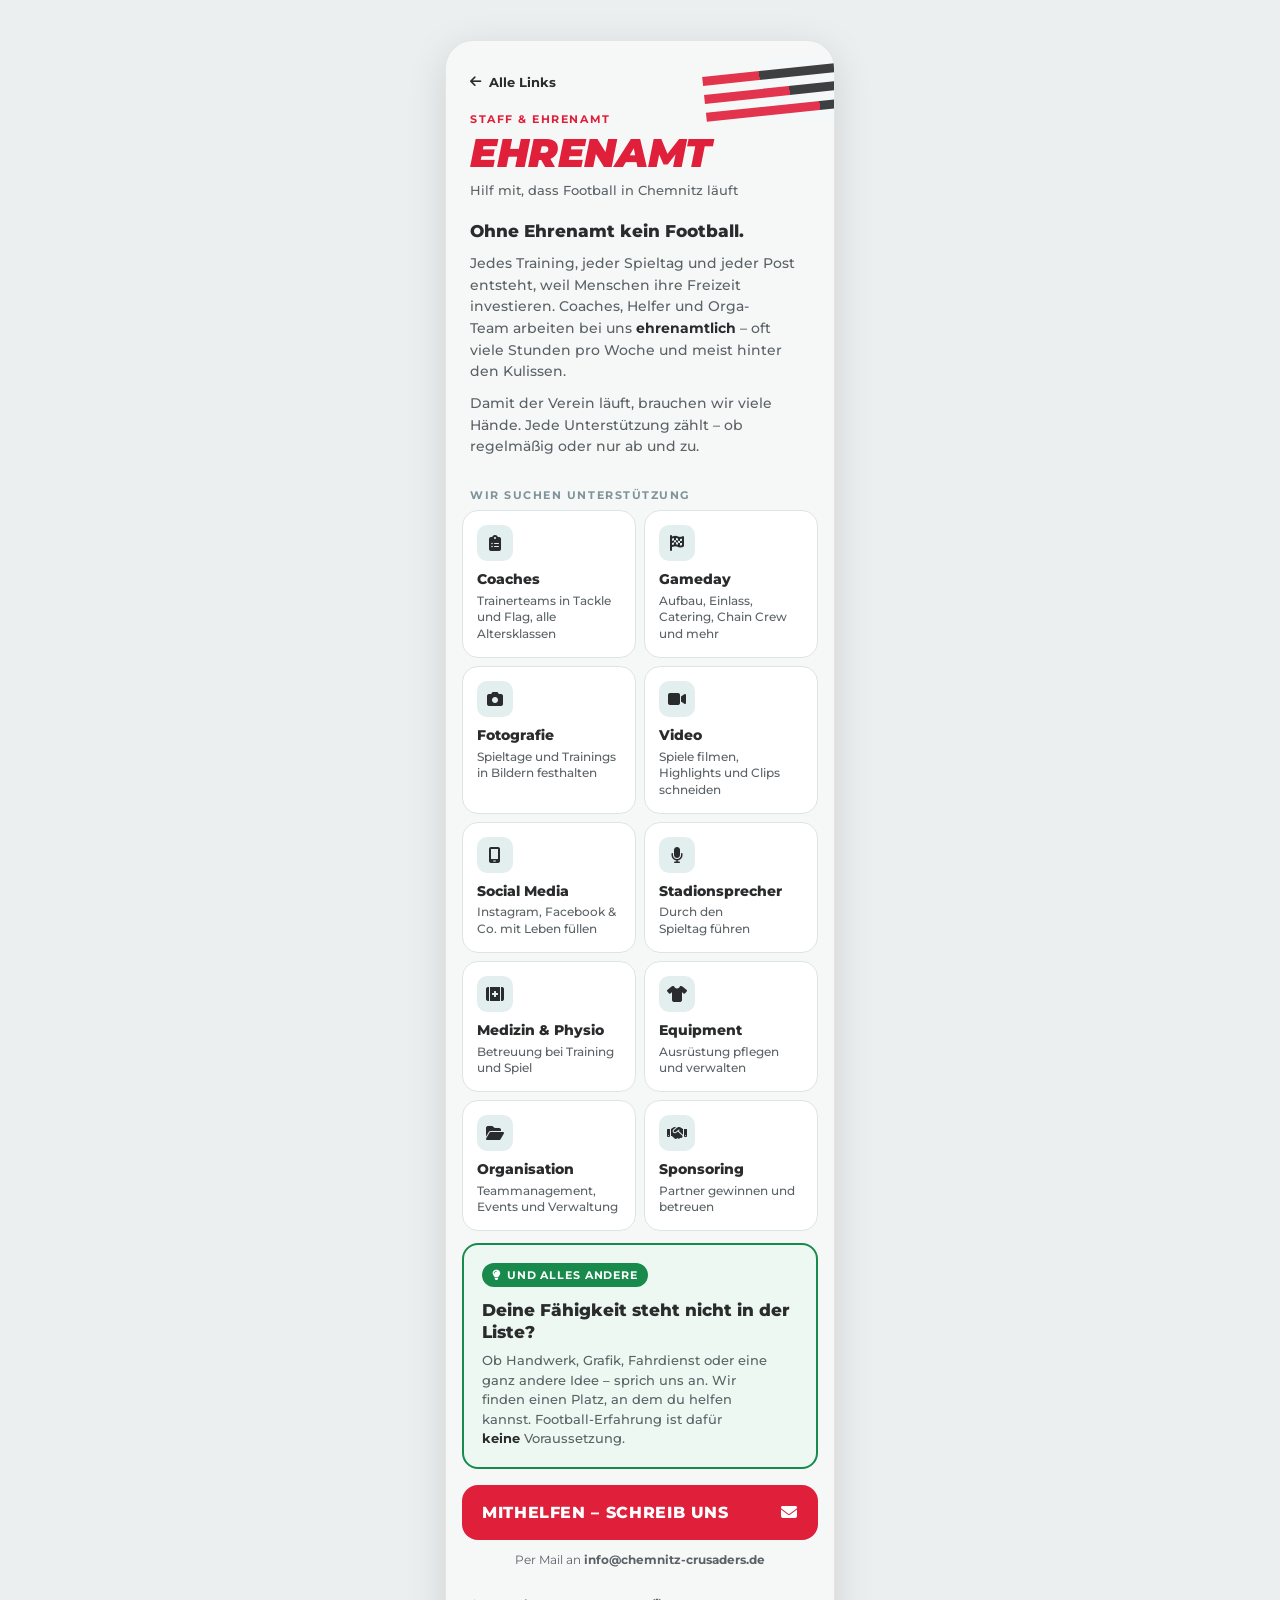
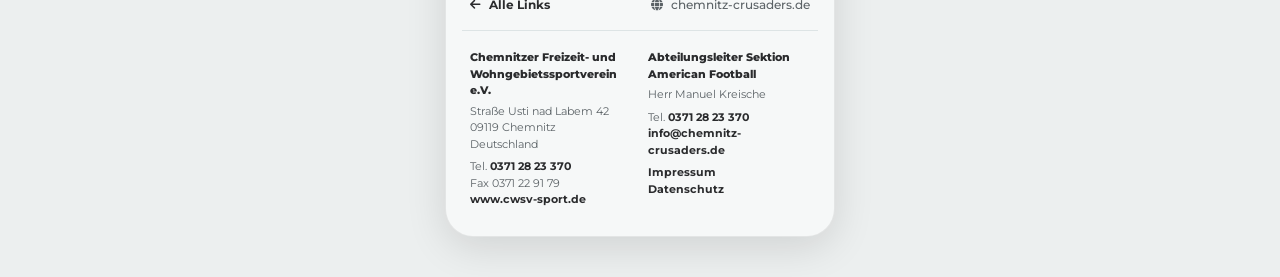
<file: ehrenamt.html>
<!DOCTYPE html>
<html lang="de">
  <head>
    <meta charset="utf-8">
    <meta name="viewport" content="width=device-width, initial-scale=1, viewport-fit=cover">
    <title>Staff &amp; Ehrenamt – Chemnitz Crusaders</title>
    <meta name="description" content="Ohne Ehrenamt kein Football: Die Chemnitz Crusaders suchen Unterstützung – Coaches, Gameday-Team, Foto, Video, Social Media, Organisation und mehr.">
    <meta name="theme-color" content="#f6f8f8">

    <!-- Open Graph -->
    <meta property="og:title" content="Staff &amp; Ehrenamt – Chemnitz Crusaders">
    <meta property="og:description" content="Ohne Ehrenamt kein Football · Wir suchen Unterstützung">
    <meta property="og:image" content="assets/crusaders-logo.png">

    <!-- Icons -->
    <link rel="icon" type="image/png" href="assets/favicon.png">
    <link rel="apple-touch-icon" href="assets/apple-touch-icon.png">

    <!-- Fonts & icon library -->
    <link rel="preconnect" href="https://fonts.googleapis.com">
    <link rel="preconnect" href="https://fonts.gstatic.com" crossorigin>
    <link rel="stylesheet" href="https://fonts.googleapis.com/css2?family=Montserrat:ital,wght@0,500;0,700;0,800;0,900;1,900&display=swap">
    <link rel="stylesheet" href="https://cdnjs.cloudflare.com/ajax/libs/font-awesome/6.5.2/css/all.min.css">

    <!-- Page styles (loaded last so they take precedence over libraries) -->
    <link rel="stylesheet" href="assets/css/styles.css">
  </head>

  <body>
    <main class="page">

      <!-- Hero -->
      <header class="hero hero--sub">
        <div class="hero__stripes" aria-hidden="true">
          <span class="hero__stripe"></span>
          <span class="hero__stripe"></span>
          <span class="hero__stripe"></span>
        </div>
        <a class="back" href="index.html"><i class="fa-solid fa-arrow-left" aria-hidden="true"></i>Alle Links</a>
        <span class="hero__kicker">Staff &amp; Ehrenamt</span>
        <h1 class="hero__title"><em class="hero__highlight">Ehrenamt</em></h1>
        <p class="hero__tagline">Hilf mit, dass Football in Chemnitz läuft</p>
      </header>

      <section class="links" aria-label="Staff und Ehrenamt">

        <!-- Why volunteering matters -->
        <div class="intro">
          <p class="intro__lead">Ohne Ehrenamt kein Football.</p>
          <p>Jedes Training, jeder Spieltag und jeder Post entsteht, weil Menschen ihre Freizeit investieren. Coaches, Helfer und Orga-Team arbeiten bei uns <strong>ehrenamtlich</strong> – oft viele Stunden pro Woche und meist hinter den Kulissen.</p>
          <p>Damit der Verein läuft, brauchen wir viele Hände. Jede Unterstützung zählt – ob regelmäßig oder nur ab und zu.</p>
        </div>

        <!-- Roles -->
        <h2 class="links__label">Wir suchen Unterstützung</h2>

        <ul class="roles">
          <li class="role">
            <span class="role__icon"><i class="fa-solid fa-clipboard-list" aria-hidden="true"></i></span>
            <span class="role__title">Coaches</span>
            <span class="role__text">Trainerteams in Tackle und Flag, alle Altersklassen</span>
          </li>
          <li class="role">
            <span class="role__icon"><i class="fa-solid fa-flag-checkered" aria-hidden="true"></i></span>
            <span class="role__title">Gameday</span>
            <span class="role__text">Aufbau, Einlass, Catering, Chain Crew und mehr</span>
          </li>
          <li class="role">
            <span class="role__icon"><i class="fa-solid fa-camera" aria-hidden="true"></i></span>
            <span class="role__title">Fotografie</span>
            <span class="role__text">Spieltage und Trainings in Bildern festhalten</span>
          </li>
          <li class="role">
            <span class="role__icon"><i class="fa-solid fa-video" aria-hidden="true"></i></span>
            <span class="role__title">Video</span>
            <span class="role__text">Spiele filmen, Highlights und Clips schneiden</span>
          </li>
          <li class="role">
            <span class="role__icon"><i class="fa-solid fa-mobile-screen" aria-hidden="true"></i></span>
            <span class="role__title">Social Media</span>
            <span class="role__text">Instagram, Facebook &amp; Co. mit Leben füllen</span>
          </li>
          <li class="role">
            <span class="role__icon"><i class="fa-solid fa-microphone" aria-hidden="true"></i></span>
            <span class="role__title">Stadionsprecher</span>
            <span class="role__text">Durch den Spieltag führen</span>
          </li>
          <li class="role">
            <span class="role__icon"><i class="fa-solid fa-kit-medical" aria-hidden="true"></i></span>
            <span class="role__title">Medizin &amp; Physio</span>
            <span class="role__text">Betreuung bei Training und Spiel</span>
          </li>
          <li class="role">
            <span class="role__icon"><i class="fa-solid fa-shirt" aria-hidden="true"></i></span>
            <span class="role__title">Equipment</span>
            <span class="role__text">Ausrüstung pflegen und verwalten</span>
          </li>
          <li class="role">
            <span class="role__icon"><i class="fa-solid fa-folder-open" aria-hidden="true"></i></span>
            <span class="role__title">Organisation</span>
            <span class="role__text">Teammanagement, Events und Verwaltung</span>
          </li>
          <li class="role">
            <span class="role__icon"><i class="fa-solid fa-handshake" aria-hidden="true"></i></span>
            <span class="role__title">Sponsoring</span>
            <span class="role__text">Partner gewinnen und betreuen</span>
          </li>
        </ul>

        <!-- Anything else -->
        <div class="notice notice--green">
          <span class="notice__badge"><i class="fa-solid fa-lightbulb" aria-hidden="true"></i>Und alles andere</span>
          <p class="notice__title">Deine Fähigkeit steht nicht in der Liste?</p>
          <p class="notice__text">Ob Handwerk, Grafik, Fahrdienst oder eine ganz andere Idee – sprich uns an. Wir finden einen Platz, an dem du helfen kannst. Football-Erfahrung ist dafür <strong>keine</strong> Voraussetzung.</p>
        </div>

        <a class="cta" href="mailto:info@chemnitz-crusaders.de?subject=Mitarbeit%20%2F%20Ehrenamt">Mithelfen – schreib uns<i class="fa-solid fa-envelope" aria-hidden="true"></i></a>
        <p class="cta__note">Per Mail an <strong>info@chemnitz-crusaders.de</strong></p>

      </section>

      <footer class="footer">
        <a class="footer__link" href="index.html"><i class="fa-solid fa-arrow-left" aria-hidden="true"></i>Alle Links</a>
        <a class="footer__link footer__link--muted" href="https://www.chemnitz-crusaders.de" target="_blank" rel="noopener"><i class="fa-solid fa-globe" aria-hidden="true"></i>chemnitz-crusaders.de</a>
      </footer>

      <!-- Club and section contact details.
           Same block on every page – when something changes, update it in all pages. -->
      <div class="site-info">
        <address class="site-info__col">
          <span class="site-info__title">Chemnitzer Freizeit- und Wohngebietssportverein e.V.</span>
          <span>Straße Usti nad Labem 42</span>
          <span>09119 Chemnitz</span>
          <span>Deutschland</span>
          <span class="site-info__gap">Tel. <a href="tel:+493712823370">0371 28 23 370</a></span>
          <span>Fax 0371 22 91 79</span>
          <a href="https://www.cwsv-sport.de" target="_blank" rel="noopener">www.cwsv-sport.de</a>
        </address>

        <address class="site-info__col">
          <span class="site-info__title">Abteilungsleiter Sektion American Football</span>
          <span>Herr Manuel Kreische</span>
          <span class="site-info__gap">Tel. <a href="tel:+493712823370">0371 28 23 370</a></span>
          <a href="mailto:info@chemnitz-crusaders.de">info@chemnitz-crusaders.de</a>
          <a class="site-info__gap" href="impressum.html">Impressum</a>
          <a href="datenschutz.html">Datenschutz</a>
        </address>
      </div>

    </main>
  </body>
</html>
</file>
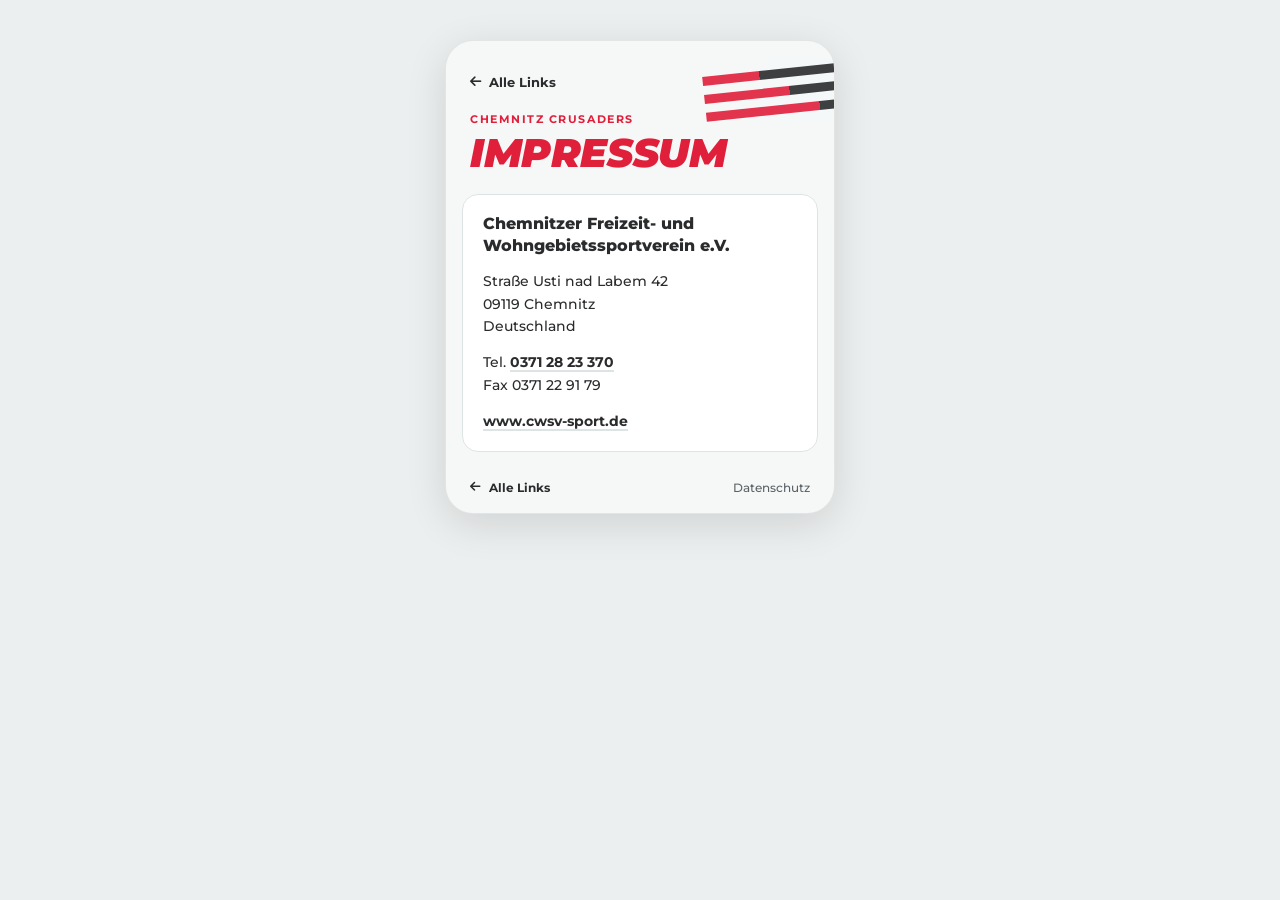
<file: impressum.html>
<!DOCTYPE html>
<html lang="de">
  <head>
    <meta charset="utf-8">
    <meta name="viewport" content="width=device-width, initial-scale=1, viewport-fit=cover">
    <title>Impressum – Chemnitz Crusaders</title>
    <meta name="description" content="Impressum: Chemnitzer Freizeit- und Wohngebietssportverein e.V.">
    <meta name="theme-color" content="#f6f8f8">

    <!-- Icons -->
    <link rel="icon" type="image/png" href="assets/favicon.png">
    <link rel="apple-touch-icon" href="assets/apple-touch-icon.png">

    <!-- Fonts & icon library -->
    <link rel="preconnect" href="https://fonts.googleapis.com">
    <link rel="preconnect" href="https://fonts.gstatic.com" crossorigin>
    <link rel="stylesheet" href="https://fonts.googleapis.com/css2?family=Montserrat:ital,wght@0,500;0,700;0,800;0,900;1,900&display=swap">
    <link rel="stylesheet" href="https://cdnjs.cloudflare.com/ajax/libs/font-awesome/6.5.2/css/all.min.css">

    <!-- Page styles (loaded last so they take precedence over libraries) -->
    <link rel="stylesheet" href="assets/css/styles.css">
  </head>

  <body>
    <main class="page">

      <!-- Hero -->
      <header class="hero hero--sub">
        <div class="hero__stripes" aria-hidden="true">
          <span class="hero__stripe"></span>
          <span class="hero__stripe"></span>
          <span class="hero__stripe"></span>
        </div>
        <a class="back" href="index.html"><i class="fa-solid fa-arrow-left" aria-hidden="true"></i>Alle Links</a>
        <span class="hero__kicker">Chemnitz Crusaders</span>
        <h1 class="hero__title"><em class="hero__highlight">Impressum</em></h1>
      </header>

      <section class="links" aria-label="Impressum">

        <address class="legal">
          <p class="legal__name">Chemnitzer Freizeit- und Wohngebietssportverein e.V.</p>

          <p>
            Straße Usti nad Labem 42<br>
            09119 Chemnitz<br>
            Deutschland
          </p>

          <p>
            Tel. <a href="tel:+493712823370">0371 28 23 370</a><br>
            Fax 0371 22 91 79
          </p>

          <p><a href="https://www.cwsv-sport.de" target="_blank" rel="noopener">www.cwsv-sport.de</a></p>
        </address>

      </section>

      <footer class="footer">
        <a class="footer__link" href="index.html"><i class="fa-solid fa-arrow-left" aria-hidden="true"></i>Alle Links</a>
        <a class="footer__link footer__link--muted" href="datenschutz.html">Datenschutz</a>
      </footer>

    </main>
  </body>
</html>
</file>
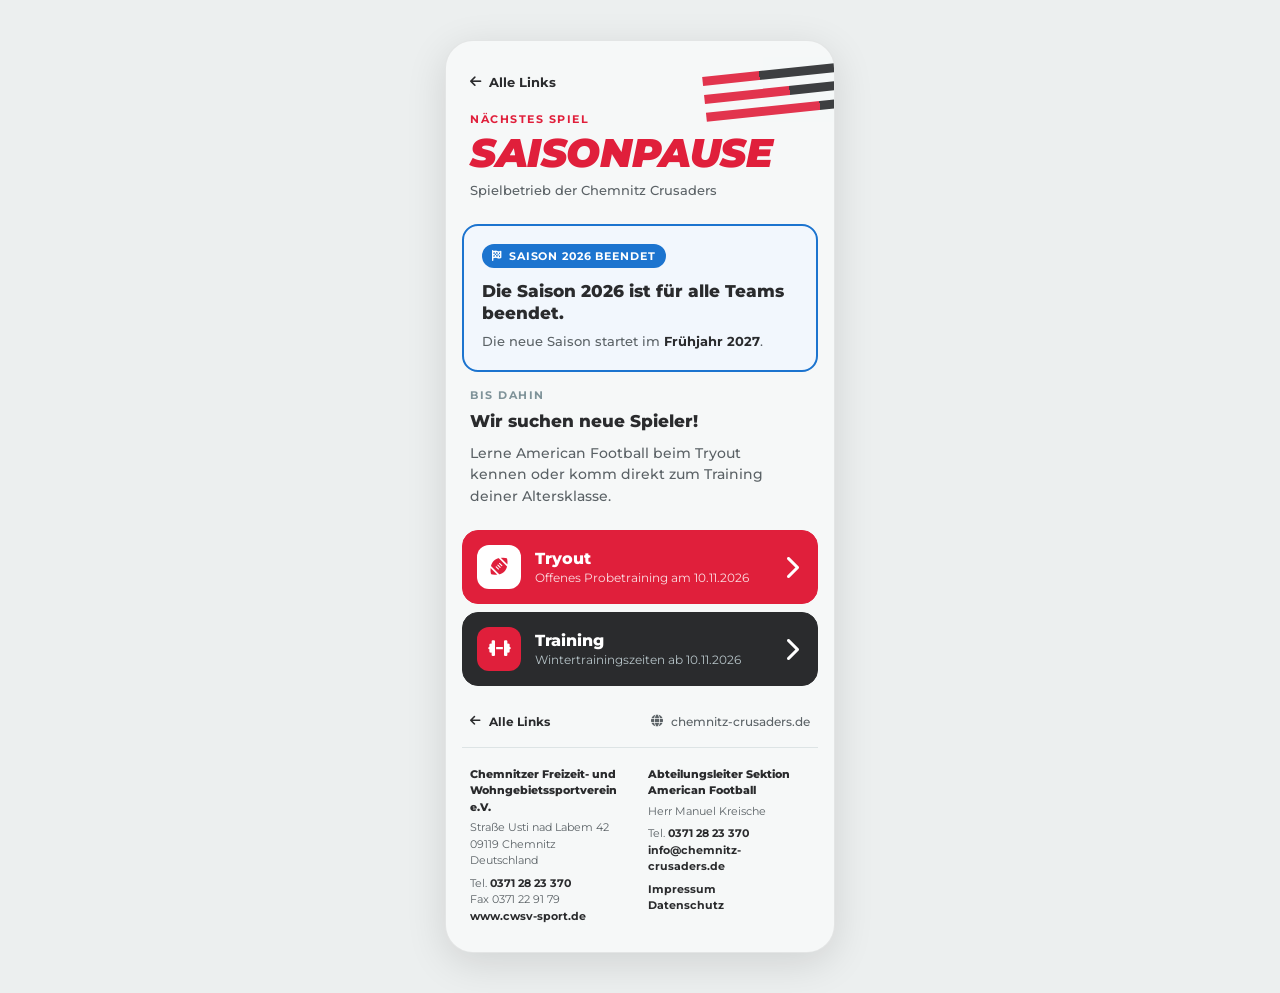
<file: spielplan.html>
<!DOCTYPE html>
<html lang="de">
  <head>
    <meta charset="utf-8">
    <meta name="viewport" content="width=device-width, initial-scale=1, viewport-fit=cover">
    <title>Nächstes Spiel – Chemnitz Crusaders</title>
    <meta name="description" content="Die Saison 2026 der Chemnitz Crusaders ist für alle Teams beendet. Die neue Saison startet im Frühjahr 2027 – bis dahin suchen wir neue Spieler beim Tryout und im Training.">
    <meta name="theme-color" content="#f6f8f8">

    <!-- Open Graph -->
    <meta property="og:title" content="Saisonpause – Chemnitz Crusaders">
    <meta property="og:description" content="Saison 2026 beendet · Neue Saison ab Frühjahr 2027">
    <meta property="og:image" content="assets/crusaders-logo.png">

    <!-- Icons -->
    <link rel="icon" type="image/png" href="assets/favicon.png">
    <link rel="apple-touch-icon" href="assets/apple-touch-icon.png">

    <!-- Fonts & icon library -->
    <link rel="preconnect" href="https://fonts.googleapis.com">
    <link rel="preconnect" href="https://fonts.gstatic.com" crossorigin>
    <link rel="stylesheet" href="https://fonts.googleapis.com/css2?family=Montserrat:ital,wght@0,500;0,700;0,800;0,900;1,900&display=swap">
    <link rel="stylesheet" href="https://cdnjs.cloudflare.com/ajax/libs/font-awesome/6.5.2/css/all.min.css">

    <!-- Page styles (loaded last so they take precedence over libraries) -->
    <link rel="stylesheet" href="assets/css/styles.css">
  </head>

  <body>
    <main class="page">

      <!-- Hero -->
      <header class="hero hero--sub">
        <div class="hero__stripes" aria-hidden="true">
          <span class="hero__stripe"></span>
          <span class="hero__stripe"></span>
          <span class="hero__stripe"></span>
        </div>
        <a class="back" href="index.html"><i class="fa-solid fa-arrow-left" aria-hidden="true"></i>Alle Links</a>
        <span class="hero__kicker">Nächstes Spiel</span>
        <h1 class="hero__title"><em class="hero__highlight">Saisonpause</em></h1>
        <p class="hero__tagline">Spielbetrieb der Chemnitz Crusaders</p>
      </header>

      <section class="links" aria-label="Saisoninfo">

        <!-- Season status -->
        <div class="notice notice--info">
          <span class="notice__badge"><i class="fa-solid fa-flag-checkered" aria-hidden="true"></i>Saison 2026 beendet</span>
          <p class="notice__title">Die Saison 2026 ist für alle Teams beendet.</p>
          <p class="notice__text">Die neue Saison startet im <strong>Frühjahr 2027</strong>.</p>
        </div>

        <!-- Recruiting -->
        <h2 class="links__label">Bis dahin</h2>

        <div class="intro">
          <p class="intro__lead">Wir suchen neue Spieler!</p>
          <p>Lerne American Football beim Tryout kennen oder komm direkt zum Training deiner Altersklasse.</p>
        </div>

        <a class="row row--red" href="tryout.html">
          <span class="row__icon"><i class="fa-solid fa-football" aria-hidden="true"></i></span>
          <span class="row__text">
            <span class="row__title">Tryout</span>
            <span class="row__subtitle">Offenes Probetraining am 10.11.2026</span>
          </span>
          <i class="row__trail row__trail--large fa-solid fa-chevron-right" aria-hidden="true"></i>
        </a>

        <a class="row row--dark" href="training.html">
          <span class="row__icon"><i class="fa-solid fa-dumbbell" aria-hidden="true"></i></span>
          <span class="row__text">
            <span class="row__title">Training</span>
            <span class="row__subtitle">Wintertrainingszeiten ab 10.11.2026</span>
          </span>
          <i class="row__trail row__trail--large fa-solid fa-chevron-right" aria-hidden="true"></i>
        </a>

      </section>

      <footer class="footer">
        <a class="footer__link" href="index.html"><i class="fa-solid fa-arrow-left" aria-hidden="true"></i>Alle Links</a>
        <a class="footer__link footer__link--muted" href="https://www.chemnitz-crusaders.de" target="_blank" rel="noopener"><i class="fa-solid fa-globe" aria-hidden="true"></i>chemnitz-crusaders.de</a>
      </footer>

      <!-- Club and section contact details.
           Same block on every page – when something changes, update it in all pages. -->
      <div class="site-info">
        <address class="site-info__col">
          <span class="site-info__title">Chemnitzer Freizeit- und Wohngebietssportverein e.V.</span>
          <span>Straße Usti nad Labem 42</span>
          <span>09119 Chemnitz</span>
          <span>Deutschland</span>
          <span class="site-info__gap">Tel. <a href="tel:+493712823370">0371 28 23 370</a></span>
          <span>Fax 0371 22 91 79</span>
          <a href="https://www.cwsv-sport.de" target="_blank" rel="noopener">www.cwsv-sport.de</a>
        </address>

        <address class="site-info__col">
          <span class="site-info__title">Abteilungsleiter Sektion American Football</span>
          <span>Herr Manuel Kreische</span>
          <span class="site-info__gap">Tel. <a href="tel:+493712823370">0371 28 23 370</a></span>
          <a href="mailto:info@chemnitz-crusaders.de">info@chemnitz-crusaders.de</a>
          <a class="site-info__gap" href="impressum.html">Impressum</a>
          <a href="datenschutz.html">Datenschutz</a>
        </address>
      </div>

    </main>
  </body>
</html>
</file>
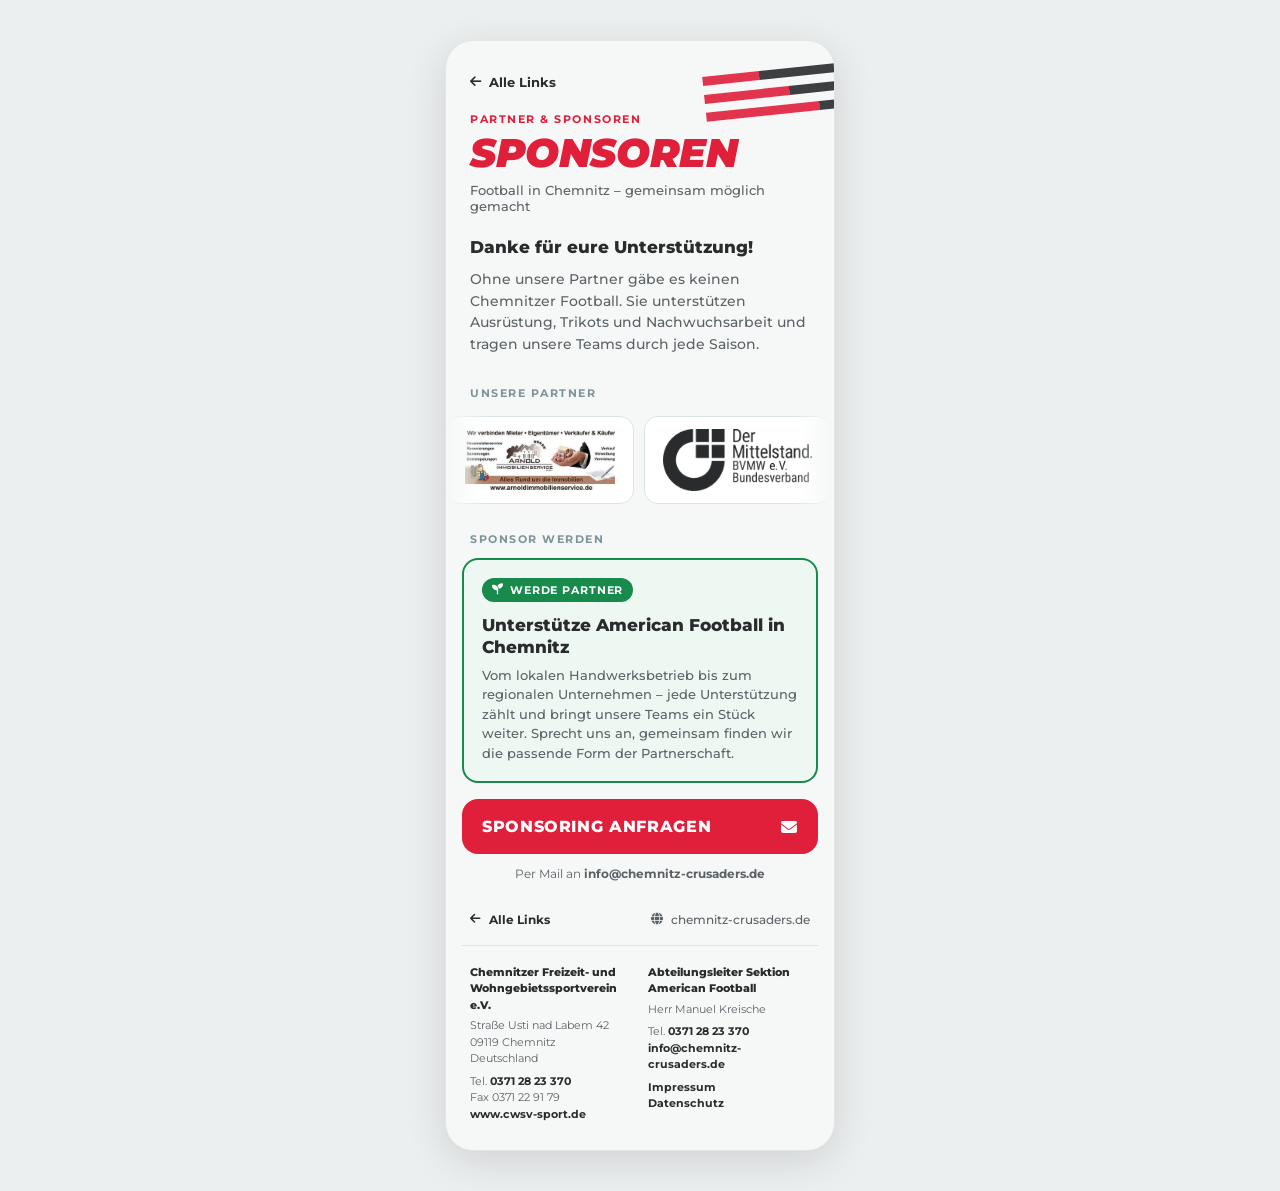
<file: sponsoren.html>
<!DOCTYPE html>
<html lang="de">
  <head>
    <meta charset="utf-8">
    <meta name="viewport" content="width=device-width, initial-scale=1, viewport-fit=cover">
    <title>Sponsoren – Chemnitz Crusaders</title>
    <meta name="description" content="Danke an die Partner und Sponsoren der Chemnitz Crusaders – und alle Infos, wie dein Unternehmen den American Football in Chemnitz unterstützen kann.">
    <meta name="theme-color" content="#f6f8f8">

    <!-- Open Graph -->
    <meta property="og:title" content="Sponsoren – Chemnitz Crusaders">
    <meta property="og:description" content="Danke an unsere Partner · Werde Sponsor der Chemnitz Crusaders">
    <meta property="og:image" content="assets/crusaders-logo.png">

    <!-- Icons -->
    <link rel="icon" type="image/png" href="assets/favicon.png">
    <link rel="apple-touch-icon" href="assets/apple-touch-icon.png">

    <!-- Fonts & icon library -->
    <link rel="preconnect" href="https://fonts.googleapis.com">
    <link rel="preconnect" href="https://fonts.gstatic.com" crossorigin>
    <link rel="stylesheet" href="https://fonts.googleapis.com/css2?family=Montserrat:ital,wght@0,500;0,700;0,800;0,900;1,900&display=swap">
    <link rel="stylesheet" href="https://cdnjs.cloudflare.com/ajax/libs/font-awesome/6.5.2/css/all.min.css">

    <!-- Page styles (loaded last so they take precedence over libraries) -->
    <link rel="stylesheet" href="assets/css/styles.css">
  </head>

  <body>
    <main class="page">

      <!-- Hero -->
      <header class="hero hero--sub">
        <div class="hero__stripes" aria-hidden="true">
          <span class="hero__stripe"></span>
          <span class="hero__stripe"></span>
          <span class="hero__stripe"></span>
        </div>
        <a class="back" href="index.html"><i class="fa-solid fa-arrow-left" aria-hidden="true"></i>Alle Links</a>
        <span class="hero__kicker">Partner &amp; Sponsoren</span>
        <h1 class="hero__title"><em class="hero__highlight">Sponsoren</em></h1>
        <p class="hero__tagline">Football in Chemnitz – gemeinsam möglich gemacht</p>
      </header>

      <section class="links" aria-label="Sponsoren">

        <!-- Thank you -->
        <div class="intro">
          <p class="intro__lead">Danke für eure Unterstützung!</p>
          <p>Ohne unsere Partner gäbe es keinen Chemnitzer Football. Sie unterstützen Ausrüstung, Trikots und Nachwuchsarbeit und tragen unsere Teams durch jede Saison.</p>
        </div>

        <h2 class="links__label">Unsere Partner</h2>

        <!-- Logo carousel: two identical copies scroll endlessly (pure CSS).
             To add a sponsor: add the logo to assets/sponsors/ and add it to BOTH lists. -->
        <div class="marquee" role="group" aria-label="Partner und Sponsoren">
          <div class="marquee__track">
            <div class="marquee__item"><img src="assets/sponsors/arnold-immobilienservice.jpg" alt="Arnold Immobilienservice" width="398" height="160"></div>
            <div class="marquee__item"><img src="assets/sponsors/bvmw.png" alt="BVMW – Der Mittelstand" width="384" height="160"></div>
            <div class="marquee__item"><img src="assets/sponsors/doehler-reisen.png" alt="Reisedienst Döhler" width="217" height="160"></div>
            <div class="marquee__item"><img src="assets/sponsors/eins-energie.png" alt="eins energie in sachsen" width="337" height="136"></div>
            <div class="marquee__item"><img src="assets/sponsors/fees.png" alt="FEES" width="150" height="160"></div>
            <div class="marquee__item"><img src="assets/sponsors/gk-sanierungen.png" alt="GK Sanierungen" width="284" height="160"></div>
            <div class="marquee__item"><img src="assets/sponsors/reifen-franz.jpg" alt="Reifen Franz" width="160" height="160"></div>
            <div class="marquee__item"><img src="assets/sponsors/selgros.jpg" alt="Selgros Chemnitz" width="160" height="160"></div>

            <!-- Duplicate copy keeps the loop seamless; hidden from screen readers -->
            <div class="marquee__item" aria-hidden="true"><img src="assets/sponsors/arnold-immobilienservice.jpg" alt="" width="398" height="160"></div>
            <div class="marquee__item" aria-hidden="true"><img src="assets/sponsors/bvmw.png" alt="" width="384" height="160"></div>
            <div class="marquee__item" aria-hidden="true"><img src="assets/sponsors/doehler-reisen.png" alt="" width="217" height="160"></div>
            <div class="marquee__item" aria-hidden="true"><img src="assets/sponsors/eins-energie.png" alt="" width="337" height="136"></div>
            <div class="marquee__item" aria-hidden="true"><img src="assets/sponsors/fees.png" alt="" width="150" height="160"></div>
            <div class="marquee__item" aria-hidden="true"><img src="assets/sponsors/gk-sanierungen.png" alt="" width="284" height="160"></div>
            <div class="marquee__item" aria-hidden="true"><img src="assets/sponsors/reifen-franz.jpg" alt="" width="160" height="160"></div>
            <div class="marquee__item" aria-hidden="true"><img src="assets/sponsors/selgros.jpg" alt="" width="160" height="160"></div>
          </div>
        </div>

        <!-- Become a sponsor -->
        <h2 class="links__label">Sponsor werden</h2>

        <div class="notice notice--green">
          <span class="notice__badge"><i class="fa-solid fa-seedling" aria-hidden="true"></i>Werde Partner</span>
          <p class="notice__title">Unterstütze American Football in Chemnitz</p>
          <p class="notice__text">Vom lokalen Handwerksbetrieb bis zum regionalen Unternehmen – jede Unterstützung zählt und bringt unsere Teams ein Stück weiter. Sprecht uns an, gemeinsam finden wir die passende Form der Partnerschaft.</p>
        </div>

        <a class="cta" href="mailto:info@chemnitz-crusaders.de?subject=Sponsoring">Sponsoring anfragen<i class="fa-solid fa-envelope" aria-hidden="true"></i></a>
        <p class="cta__note">Per Mail an <strong>info@chemnitz-crusaders.de</strong></p>

      </section>

      <footer class="footer">
        <a class="footer__link" href="index.html"><i class="fa-solid fa-arrow-left" aria-hidden="true"></i>Alle Links</a>
        <a class="footer__link footer__link--muted" href="https://www.chemnitz-crusaders.de" target="_blank" rel="noopener"><i class="fa-solid fa-globe" aria-hidden="true"></i>chemnitz-crusaders.de</a>
      </footer>

      <!-- Club and section contact details.
           Same block on every page – when something changes, update it in all pages. -->
      <div class="site-info">
        <address class="site-info__col">
          <span class="site-info__title">Chemnitzer Freizeit- und Wohngebietssportverein e.V.</span>
          <span>Straße Usti nad Labem 42</span>
          <span>09119 Chemnitz</span>
          <span>Deutschland</span>
          <span class="site-info__gap">Tel. <a href="tel:+493712823370">0371 28 23 370</a></span>
          <span>Fax 0371 22 91 79</span>
          <a href="https://www.cwsv-sport.de" target="_blank" rel="noopener">www.cwsv-sport.de</a>
        </address>

        <address class="site-info__col">
          <span class="site-info__title">Abteilungsleiter Sektion American Football</span>
          <span>Herr Manuel Kreische</span>
          <span class="site-info__gap">Tel. <a href="tel:+493712823370">0371 28 23 370</a></span>
          <a href="mailto:info@chemnitz-crusaders.de">info@chemnitz-crusaders.de</a>
          <a class="site-info__gap" href="impressum.html">Impressum</a>
          <a href="datenschutz.html">Datenschutz</a>
        </address>
      </div>

    </main>
  </body>
</html>
</file>
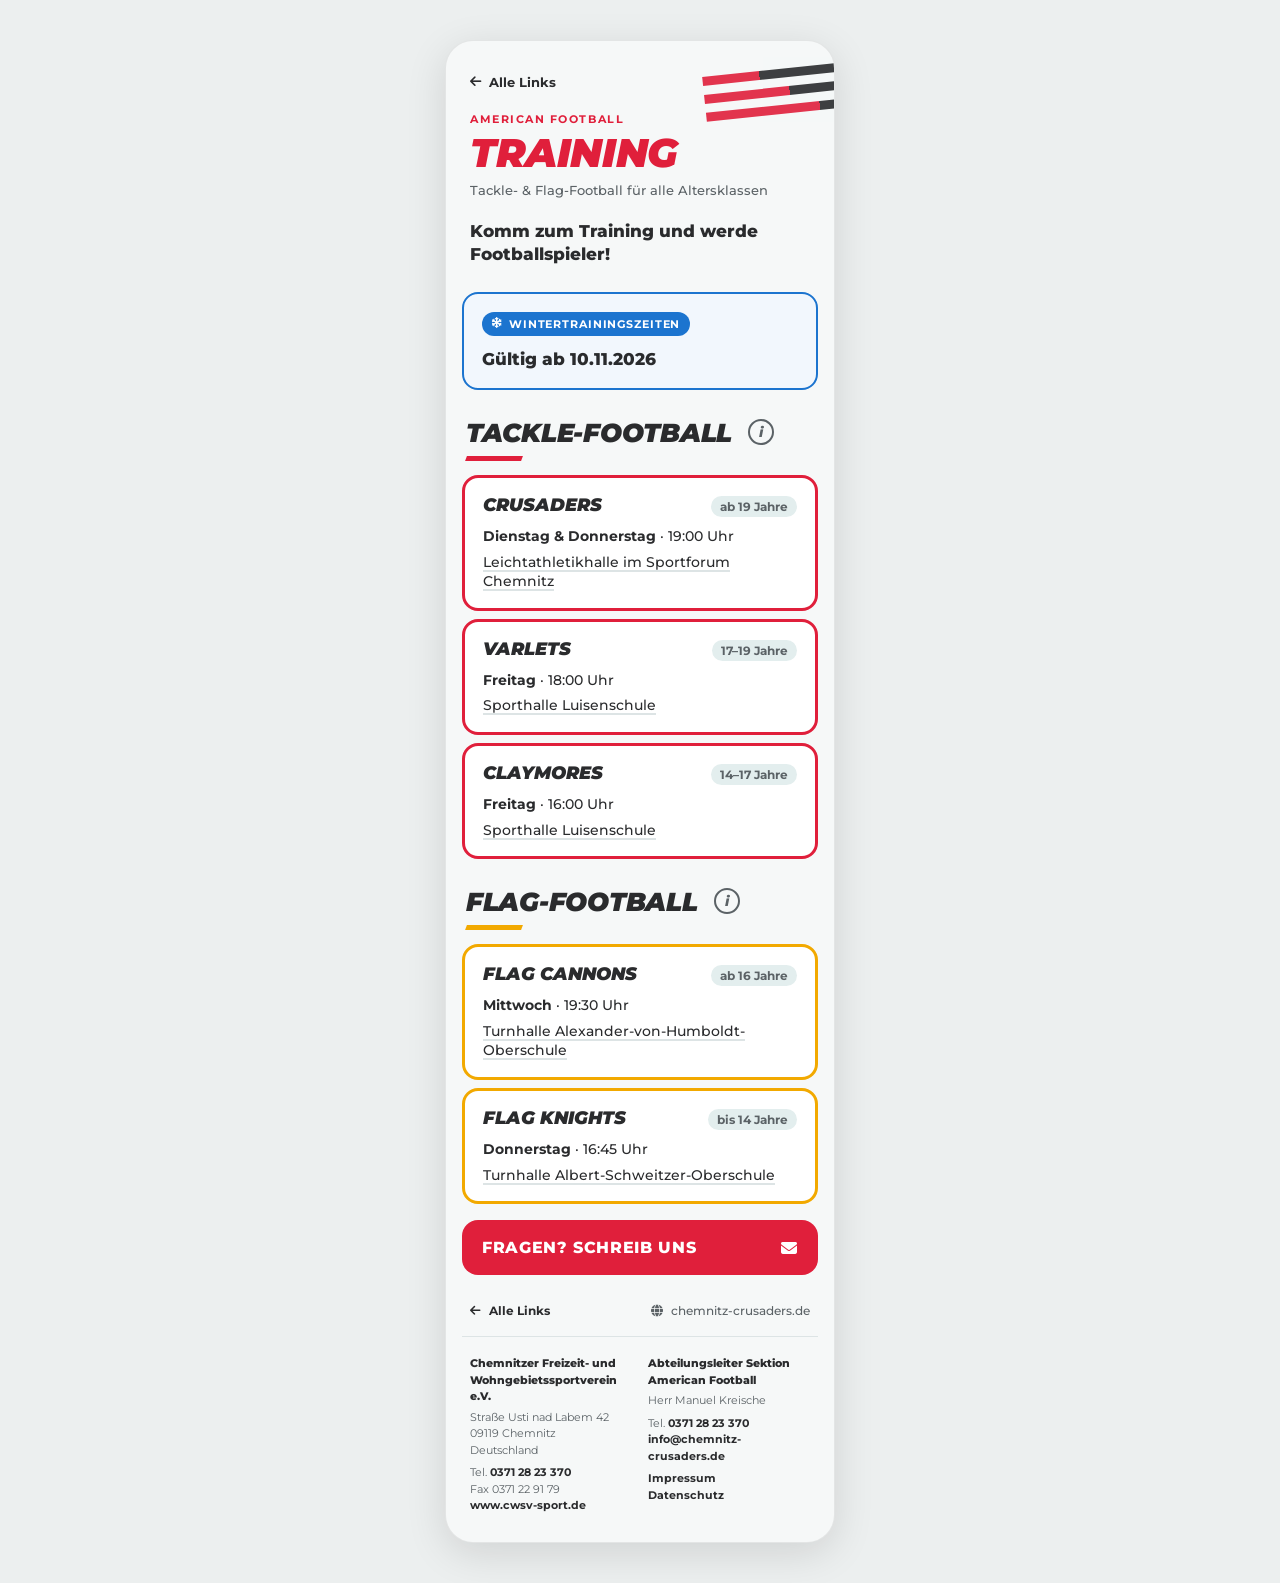
<file: training.html>
<!DOCTYPE html>
<html lang="de">
  <head>
    <meta charset="utf-8">
    <meta name="viewport" content="width=device-width, initial-scale=1, viewport-fit=cover">
    <title>Training – Chemnitz Crusaders</title>
    <meta name="description" content="Wintertrainingszeiten der Chemnitz Crusaders ab 10.11.2026: Tackle-Football (Crusaders, Varlets, Claymores) und Flag-Football (Flag Cannons, Flag Knights) mit Zeiten und Hallen.">
    <meta name="theme-color" content="#f6f8f8">

    <!-- Open Graph -->
    <meta property="og:title" content="Wintertrainingszeiten – Chemnitz Crusaders">
    <meta property="og:description" content="Gültig ab 10.11.2026 · Tackle- und Flag-Football für alle Altersklassen">
    <meta property="og:image" content="assets/crusaders-logo.png">

    <!-- Icons -->
    <link rel="icon" type="image/png" href="assets/favicon.png">
    <link rel="apple-touch-icon" href="assets/apple-touch-icon.png">

    <!-- Fonts & icon library -->
    <link rel="preconnect" href="https://fonts.googleapis.com">
    <link rel="preconnect" href="https://fonts.gstatic.com" crossorigin>
    <link rel="stylesheet" href="https://fonts.googleapis.com/css2?family=Montserrat:ital,wght@0,500;0,700;0,800;0,900;1,900&display=swap">
    <link rel="stylesheet" href="https://cdnjs.cloudflare.com/ajax/libs/font-awesome/6.5.2/css/all.min.css">

    <!-- Page styles (loaded last so they take precedence over libraries) -->
    <link rel="stylesheet" href="assets/css/styles.css">
  </head>

  <body>
    <main class="page">

      <!-- Hero -->
      <header class="hero hero--sub">
        <div class="hero__stripes" aria-hidden="true">
          <span class="hero__stripe"></span>
          <span class="hero__stripe"></span>
          <span class="hero__stripe"></span>
        </div>
        <a class="back" href="index.html"><i class="fa-solid fa-arrow-left" aria-hidden="true"></i>Alle Links</a>
        <span class="hero__kicker">American Football</span>
        <h1 class="hero__title"><em class="hero__highlight">Training</em></h1>
        <p class="hero__tagline">Tackle- &amp; Flag-Football für alle Altersklassen</p>
      </header>

      <section class="links" aria-label="Trainingszeiten">

        <!-- Intro -->
        <div class="intro">
          <p class="intro__lead">Komm zum Training und werde Footballspieler!</p>
        </div>

        <!-- Validity -->
        <div class="notice notice--info">
          <span class="notice__badge"><i class="fa-solid fa-snowflake" aria-hidden="true"></i>Wintertrainingszeiten</span>
          <p class="notice__title">Gültig ab <time datetime="2026-11-10">10.11.2026</time></p>
        </div>

        <!-- Tackle -->
        <details class="discipline-info">
          <summary class="discipline-info__toggle">
            <h2 class="discipline discipline--tackle">Tackle-Football</h2>
            <span class="discipline-info__button" aria-hidden="true">i</span>
            <span class="sr-only">Was ist Tackle-Football?</span>
          </summary>
          <p class="discipline-info__text">Die klassische Form des American Football: mit Helm, Schulterpolstern und vollem Körperkontakt. Der Ballträger wird durch Tackles gestoppt.</p>
        </details>

        <article class="session session--tackle">
          <header class="session__head">
            <h3 class="session__team">Crusaders</h3>
            <span class="session__age">ab 19 Jahre</span>
          </header>
          <p class="session__line"><span><strong>Dienstag &amp; Donnerstag</strong> · 19:00 Uhr</span></p>
          <p class="session__line"><a class="session__venue" href="https://maps.app.goo.gl/78XRZSbgiSZun7JX7" target="_blank" rel="noopener">Leichtathletikhalle im Sportforum Chemnitz</a></p>
        </article>

        <article class="session session--tackle">
          <header class="session__head">
            <h3 class="session__team">Varlets</h3>
            <span class="session__age">17–19 Jahre</span>
          </header>
          <p class="session__line"><span><strong>Freitag</strong> · 18:00 Uhr</span></p>
          <p class="session__line"><a class="session__venue" href="https://www.google.com/maps/search/?api=1&amp;query=Sporthalle+Luisenschule+Chemnitz" target="_blank" rel="noopener">Sporthalle Luisenschule</a></p>
        </article>

        <article class="session session--tackle">
          <header class="session__head">
            <h3 class="session__team">Claymores</h3>
            <span class="session__age">14–17 Jahre</span>
          </header>
          <p class="session__line"><span><strong>Freitag</strong> · 16:00 Uhr</span></p>
          <p class="session__line"><a class="session__venue" href="https://www.google.com/maps/search/?api=1&amp;query=Sporthalle+Luisenschule+Chemnitz" target="_blank" rel="noopener">Sporthalle Luisenschule</a></p>
        </article>

        <!-- Flag -->
        <details class="discipline-info">
          <summary class="discipline-info__toggle">
            <h2 class="discipline discipline--flag">Flag-Football</h2>
            <span class="discipline-info__button" aria-hidden="true">i</span>
            <span class="sr-only">Was ist Flag-Football?</span>
          </summary>
          <p class="discipline-info__text">Die kontaktlose Variante: Statt zu tacklen, ziehen die Verteidiger dem Ballträger eine Flagge vom Gürtel. Gespielt wird ohne Helm und Schulterpolster.</p>
        </details>

        <article class="session session--flag">
          <header class="session__head">
            <h3 class="session__team">Flag Cannons</h3>
            <span class="session__age">ab 16 Jahre</span>
          </header>
          <p class="session__line"><span><strong>Mittwoch</strong> · 19:30 Uhr</span></p>
          <p class="session__line"><a class="session__venue" href="https://www.google.com/maps/search/?api=1&amp;query=Alexander-von-Humboldt-Oberschule+Chemnitz" target="_blank" rel="noopener">Turnhalle Alexander-von-Humboldt-Oberschule</a></p>
        </article>

        <article class="session session--flag">
          <header class="session__head">
            <h3 class="session__team">Flag Knights</h3>
            <span class="session__age">bis 14 Jahre</span>
          </header>
          <p class="session__line"><span><strong>Donnerstag</strong> · 16:45 Uhr</span></p>
          <p class="session__line"><a class="session__venue" href="https://www.google.com/maps/search/?api=1&amp;query=Albert-Schweitzer-Oberschule+Chemnitz" target="_blank" rel="noopener">Turnhalle Albert-Schweitzer-Oberschule</a></p>
        </article>

        <!-- Contact -->
        <a class="cta" href="mailto:info@chemnitz-crusaders.de?subject=Training">Fragen? Schreib uns<i class="fa-solid fa-envelope" aria-hidden="true"></i></a>

      </section>

      <footer class="footer">
        <a class="footer__link" href="index.html"><i class="fa-solid fa-arrow-left" aria-hidden="true"></i>Alle Links</a>
        <a class="footer__link footer__link--muted" href="https://www.chemnitz-crusaders.de" target="_blank" rel="noopener"><i class="fa-solid fa-globe" aria-hidden="true"></i>chemnitz-crusaders.de</a>
      </footer>

      <!-- Club and section contact details.
           Same block on every page – when something changes, update it in all pages. -->
      <div class="site-info">
        <address class="site-info__col">
          <span class="site-info__title">Chemnitzer Freizeit- und Wohngebietssportverein e.V.</span>
          <span>Straße Usti nad Labem 42</span>
          <span>09119 Chemnitz</span>
          <span>Deutschland</span>
          <span class="site-info__gap">Tel. <a href="tel:+493712823370">0371 28 23 370</a></span>
          <span>Fax 0371 22 91 79</span>
          <a href="https://www.cwsv-sport.de" target="_blank" rel="noopener">www.cwsv-sport.de</a>
        </address>

        <address class="site-info__col">
          <span class="site-info__title">Abteilungsleiter Sektion American Football</span>
          <span>Herr Manuel Kreische</span>
          <span class="site-info__gap">Tel. <a href="tel:+493712823370">0371 28 23 370</a></span>
          <a href="mailto:info@chemnitz-crusaders.de">info@chemnitz-crusaders.de</a>
          <a class="site-info__gap" href="impressum.html">Impressum</a>
          <a href="datenschutz.html">Datenschutz</a>
        </address>
      </div>

    </main>
  </body>
</html>
</file>
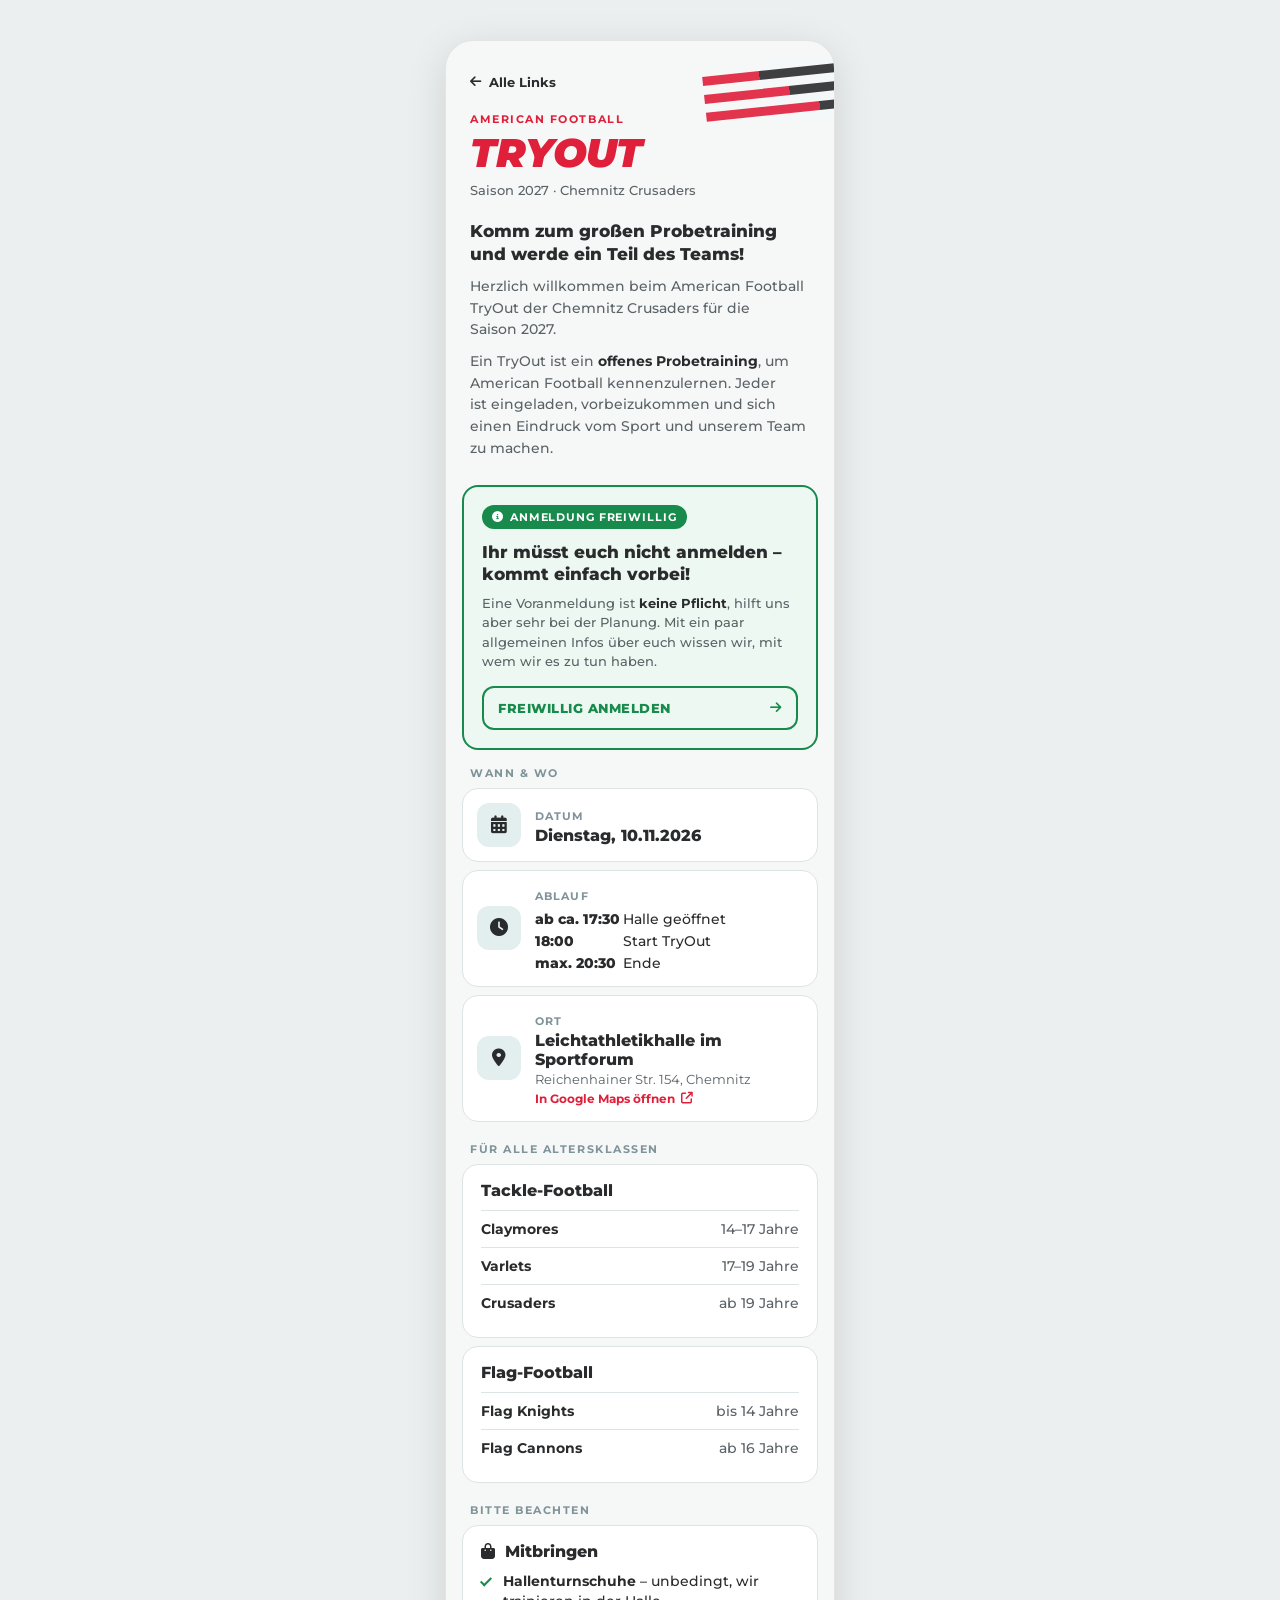
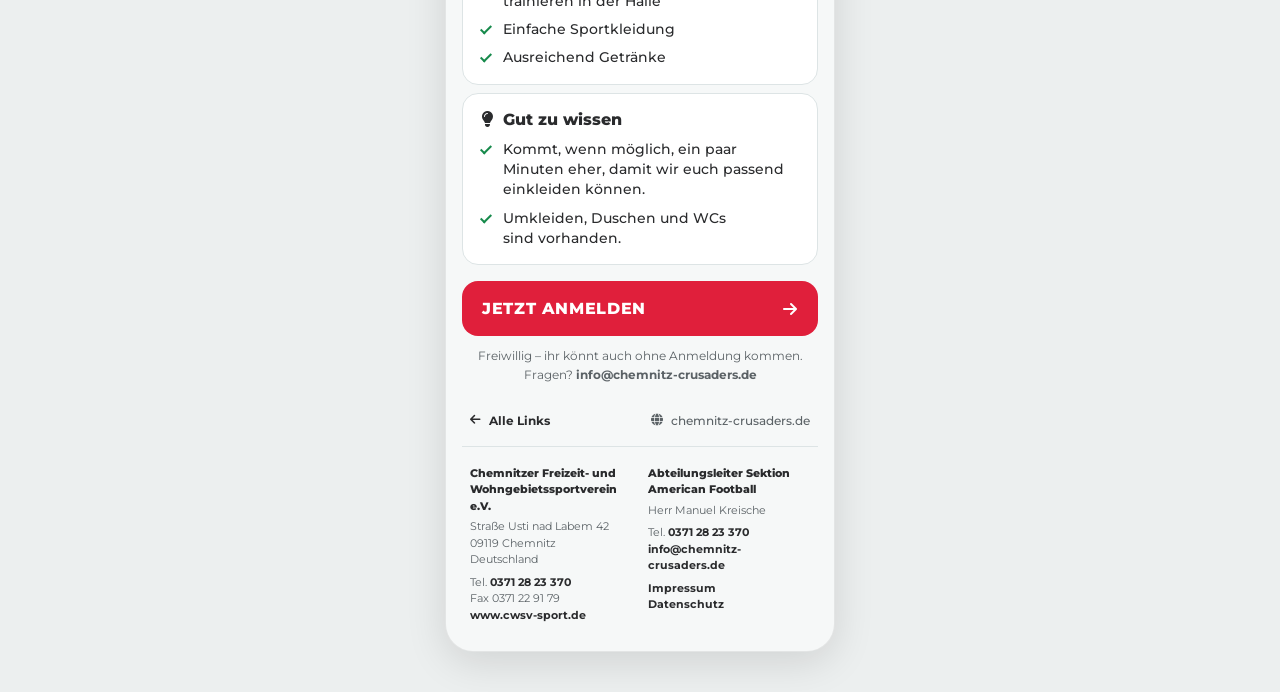
<file: tryout.html>
<!DOCTYPE html>
<html lang="de">
  <head>
    <meta charset="utf-8">
    <meta name="viewport" content="width=device-width, initial-scale=1, viewport-fit=cover">
    <title>Tryout 2027 – Chemnitz Crusaders</title>
    <meta name="description" content="American Football Tryout der Chemnitz Crusaders für die Saison 2027: 10.11.2026, 18:00 Uhr, Leichtathletikhalle im Sportforum Chemnitz. Offenes Probetraining für alle Altersklassen, Anmeldung freiwillig.">
    <meta name="theme-color" content="#f6f8f8">

    <!-- Open Graph -->
    <meta property="og:title" content="American Football Tryout 2027 – Chemnitz Crusaders">
    <meta property="og:description" content="10.11.2026 · 18:00 Uhr · Leichtathletikhalle im Sportforum Chemnitz">
    <meta property="og:image" content="assets/crusaders-logo.png">

    <!-- Icons -->
    <link rel="icon" type="image/png" href="assets/favicon.png">
    <link rel="apple-touch-icon" href="assets/apple-touch-icon.png">

    <!-- Fonts & icon library -->
    <link rel="preconnect" href="https://fonts.googleapis.com">
    <link rel="preconnect" href="https://fonts.gstatic.com" crossorigin>
    <link rel="stylesheet" href="https://fonts.googleapis.com/css2?family=Montserrat:ital,wght@0,500;0,700;0,800;0,900;1,900&display=swap">
    <link rel="stylesheet" href="https://cdnjs.cloudflare.com/ajax/libs/font-awesome/6.5.2/css/all.min.css">

    <!-- Page styles (loaded last so they take precedence over libraries) -->
    <link rel="stylesheet" href="assets/css/styles.css">
  </head>

  <body>
    <main class="page">

      <!-- Hero -->
      <header class="hero hero--sub">
        <div class="hero__stripes" aria-hidden="true">
          <span class="hero__stripe"></span>
          <span class="hero__stripe"></span>
          <span class="hero__stripe"></span>
        </div>
        <a class="back" href="index.html"><i class="fa-solid fa-arrow-left" aria-hidden="true"></i>Alle Links</a>
        <span class="hero__kicker">American Football</span>
        <h1 class="hero__title"><em class="hero__highlight">Tryout</em></h1>
        <p class="hero__tagline">Saison 2027 · Chemnitz Crusaders</p>
      </header>

      <section class="links" aria-label="Infos zum Tryout">

        <!-- Intro -->
        <div class="intro">
          <p class="intro__lead">Komm zum großen Probetraining und werde ein Teil des Teams!</p>
          <p>Herzlich willkommen beim American Football TryOut der Chemnitz Crusaders für die Saison 2027.</p>
          <p>Ein TryOut ist ein <strong>offenes Probetraining</strong>, um American Football kennenzulernen. Jeder ist eingeladen, vorbeizukommen und sich einen Eindruck vom Sport und unserem Team zu machen.</p>
        </div>

        <!-- Registration is optional -->
        <div class="notice notice--green">
          <span class="notice__badge"><i class="fa-solid fa-circle-info" aria-hidden="true"></i>Anmeldung freiwillig</span>
          <p class="notice__title">Ihr müsst euch nicht anmelden – kommt einfach vorbei!</p>
          <p class="notice__text">Eine Voranmeldung ist <strong>keine Pflicht</strong>, hilft uns aber sehr bei der Planung. Mit ein paar allgemeinen Infos über euch wissen wir, mit wem wir es zu tun haben.</p>
          <a class="notice__cta" href="https://forms.gle/ZjSWehBLh3KmnUsv7" target="_blank" rel="noopener">Freiwillig anmelden<i class="fa-solid fa-arrow-right" aria-hidden="true"></i></a>
        </div>

        <!-- Key facts -->
        <h2 class="links__label">Wann &amp; wo</h2>

        <div class="fact">
          <span class="row__icon"><i class="fa-solid fa-calendar-days" aria-hidden="true"></i></span>
          <div>
            <span class="fact__label">Datum</span>
            <span class="fact__value"><time datetime="2026-11-10">Dienstag, 10.11.2026</time></span>
          </div>
        </div>

        <div class="fact">
          <span class="row__icon"><i class="fa-solid fa-clock" aria-hidden="true"></i></span>
          <div>
            <span class="fact__label">Ablauf</span>
            <ul class="schedule">
              <li class="schedule__item"><span class="schedule__time">ab ca. 17:30</span>Halle geöffnet</li>
              <li class="schedule__item"><span class="schedule__time">18:00</span>Start TryOut</li>
              <li class="schedule__item"><span class="schedule__time">max. 20:30</span>Ende</li>
            </ul>
          </div>
        </div>

        <div class="fact">
          <span class="row__icon"><i class="fa-solid fa-location-dot" aria-hidden="true"></i></span>
          <div>
            <span class="fact__label">Ort</span>
            <span class="fact__value">Leichtathletikhalle im Sportforum</span>
            <span class="fact__sub">Reichenhainer Str. 154, Chemnitz</span>
            <a class="fact__link" href="https://maps.app.goo.gl/78XRZSbgiSZun7JX7" target="_blank" rel="noopener">In Google Maps öffnen<i class="fa-solid fa-arrow-up-right-from-square" aria-hidden="true"></i></a>
          </div>
        </div>

        <!-- Teams -->
        <h2 class="links__label">Für alle Altersklassen</h2>

        <div class="card">
          <h3 class="card__title">Tackle-Football</h3>
          <ul class="teams">
            <li class="teams__item"><span class="teams__name">Claymores</span><span class="teams__age">14–17 Jahre</span></li>
            <li class="teams__item"><span class="teams__name">Varlets</span><span class="teams__age">17–19 Jahre</span></li>
            <li class="teams__item"><span class="teams__name">Crusaders</span><span class="teams__age">ab 19 Jahre</span></li>
          </ul>
        </div>

        <div class="card">
          <h3 class="card__title">Flag-Football</h3>
          <ul class="teams">
            <li class="teams__item"><span class="teams__name">Flag Knights</span><span class="teams__age">bis 14 Jahre</span></li>
            <li class="teams__item"><span class="teams__name">Flag Cannons</span><span class="teams__age">ab 16 Jahre</span></li>
          </ul>
        </div>

        <!-- Practical notes -->
        <h2 class="links__label">Bitte beachten</h2>

        <div class="card">
          <h3 class="card__title"><i class="fa-solid fa-bag-shopping" aria-hidden="true"></i>Mitbringen</h3>
          <ul class="checklist">
            <li class="checklist__item"><strong>Hallenturnschuhe</strong> – unbedingt, wir trainieren in der Halle</li>
            <li class="checklist__item">Einfache Sportkleidung</li>
            <li class="checklist__item">Ausreichend Getränke</li>
          </ul>
        </div>

        <div class="card">
          <h3 class="card__title"><i class="fa-solid fa-lightbulb" aria-hidden="true"></i>Gut zu wissen</h3>
          <ul class="checklist">
            <li class="checklist__item">Kommt, wenn möglich, ein paar Minuten eher, damit wir euch passend einkleiden können.</li>
            <li class="checklist__item">Umkleiden, Duschen und WCs sind vorhanden.</li>
          </ul>
        </div>

        <!-- Final CTA -->
        <a class="cta" href="https://forms.gle/ZjSWehBLh3KmnUsv7" target="_blank" rel="noopener">Jetzt anmelden<i class="fa-solid fa-arrow-right" aria-hidden="true"></i></a>
        <p class="cta__note">Freiwillig – ihr könnt auch ohne Anmeldung kommen.<br>Fragen? <a href="mailto:info@chemnitz-crusaders.de?subject=Tryout"><strong>info@chemnitz-crusaders.de</strong></a></p>

      </section>

      <footer class="footer">
        <a class="footer__link" href="index.html"><i class="fa-solid fa-arrow-left" aria-hidden="true"></i>Alle Links</a>
        <a class="footer__link footer__link--muted" href="https://www.chemnitz-crusaders.de" target="_blank" rel="noopener"><i class="fa-solid fa-globe" aria-hidden="true"></i>chemnitz-crusaders.de</a>
      </footer>

      <!-- Club and section contact details.
           Same block on every page – when something changes, update it in all pages. -->
      <div class="site-info">
        <address class="site-info__col">
          <span class="site-info__title">Chemnitzer Freizeit- und Wohngebietssportverein e.V.</span>
          <span>Straße Usti nad Labem 42</span>
          <span>09119 Chemnitz</span>
          <span>Deutschland</span>
          <span class="site-info__gap">Tel. <a href="tel:+493712823370">0371 28 23 370</a></span>
          <span>Fax 0371 22 91 79</span>
          <a href="https://www.cwsv-sport.de" target="_blank" rel="noopener">www.cwsv-sport.de</a>
        </address>

        <address class="site-info__col">
          <span class="site-info__title">Abteilungsleiter Sektion American Football</span>
          <span>Herr Manuel Kreische</span>
          <span class="site-info__gap">Tel. <a href="tel:+493712823370">0371 28 23 370</a></span>
          <a href="mailto:info@chemnitz-crusaders.de">info@chemnitz-crusaders.de</a>
          <a class="site-info__gap" href="impressum.html">Impressum</a>
          <a href="datenschutz.html">Datenschutz</a>
        </address>
      </div>

    </main>
  </body>
</html>
</file>
<file: assets/css/styles.css>
/* ==========================================================================
   Chemnitz Crusaders – link page
   Naming: BEM (block__element--modifier)
   ========================================================================== */

/* Design tokens
   ========================================================================== */

:root {
  /* Brand */
  --color-red: #e01f3b;
  --color-red-dark: #a41a2e;
  --color-red-tint: #fdf3f4;

  /* Info accent (e.g. winter training times) – same saturation/lightness as the red */
  --color-blue: #1c74cf;
  --color-blue-tint: #f2f7fd;

  /* Green info accent (explanations, "Anmeldung freiwillig") */
  --color-green: #178a4c;
  --color-green-tint: #eef8f2;

  /* Flag football accent (tackle uses the brand red) */
  --color-amber: #f2a900;

  /* Text */
  --color-ink: #2a2b2d;
  --color-muted: #5b6266;
  --color-label: #7f9399;
  --color-on-dark-muted: #b6c3c7;

  /* Surfaces */
  --color-white: #fff;
  --color-page: #f6f8f8;
  --color-backdrop: #ecefef;
  --color-chip: #e3eeee;
  --color-line: #dde4e5;

  /* Typography */
  --font-family-base: Montserrat, system-ui, sans-serif;
}

/* Base
   ========================================================================== */

*,
*::before,
*::after {
  box-sizing: border-box;
}

html {
  -webkit-text-size-adjust: 100%;
}

body {
  margin: 0;
  min-height: 100vh;
  background: var(--color-page);
  color: var(--color-ink);
  font-family: var(--font-family-base);
  -webkit-font-smoothing: antialiased;
}

a {
  color: inherit;
  text-decoration: none;
  -webkit-tap-highlight-color: transparent;
}

a:focus-visible {
  outline: 3px solid var(--color-red);
  outline-offset: 3px;
}

/* Page layout
   ========================================================================== */

.page {
  position: relative;
  width: 100%;
  max-width: 440px;
  margin: 0 auto;
  background: var(--color-page);
  overflow: hidden;
  padding-bottom: env(safe-area-inset-bottom);
}

/* On larger screens show the page as a phone-sized card */
@media (min-width: 520px) {
  body {
    background: var(--color-backdrop);
    padding: 40px 16px;
  }

  .page {
    max-width: 390px;
    border: 1px solid rgba(0, 0, 0, 0.08);
    border-radius: 28px;
    box-shadow: 0 10px 40px rgba(0, 0, 0, 0.12);
  }
}

/* Hero
   ========================================================================== */

.hero {
  position: relative;
  padding: 30px 24px 22px;
  overflow: hidden;
}

.hero__stripes {
  position: absolute;
  right: -40px;
  top: 46px;
  width: 260px;
  display: flex;
  flex-direction: column;
  gap: 9px;
  transform: rotate(-6deg);
  opacity: 0.9;
}

.hero__stripe {
  display: block;
  height: 9px;
}

.hero__stripe:nth-child(1) {
  background: linear-gradient(90deg, var(--color-red) 30%, var(--color-ink) 30%);
}

.hero__stripe:nth-child(2) {
  background: linear-gradient(90deg, var(--color-red) 45%, var(--color-ink) 45%);
}

.hero__stripe:nth-child(3) {
  background: linear-gradient(90deg, var(--color-red) 60%, var(--color-ink) 60%);
}

.hero__logo {
  position: relative;
  display: block;
  width: 150px;
  height: auto;
  mix-blend-mode: multiply;
}

.hero__title {
  position: relative;
  margin: 18px 0 0;
  font-weight: 900;
  font-style: italic;
  font-size: clamp(34px, 10.3vw, 40px);
  line-height: 0.95;
  text-transform: uppercase;
  letter-spacing: -0.01em;
}

.hero__highlight {
  font-style: inherit;
  color: var(--color-red);
}

.hero__tagline {
  margin: 10px 0 0;
  font-size: 13px;
  font-weight: 500;
  color: var(--color-muted);
}

/* Link list
   ========================================================================== */

.links {
  padding: 0 16px 8px;
  display: flex;
  flex-direction: column;
  gap: 8px;
}

.links__label {
  margin: 0;
  padding: 12px 8px 0;
  font-size: 11px;
  font-weight: 700;
  letter-spacing: 0.14em;
  text-transform: uppercase;
  color: var(--color-label);
}

.links__label:first-of-type {
  padding-top: 8px;
}

/* Promo card (Gewinnspiel) – the most prominent link
   ========================================================================== */

.promo {
  position: relative;
  display: block;
  overflow: hidden;
  border-radius: 20px;
  background: var(--color-white);
  color: var(--color-ink);
  border: 2.5px solid var(--color-red);
  padding: 22px 20px 20px;
  transition: transform 0.2s, background-color 0.2s;
}

.promo:hover {
  transform: translateY(-2px);
  background: var(--color-red-tint);
}

.promo:active {
  transform: translateY(1px);
}

.promo__stripes {
  position: absolute;
  right: -16px;
  top: 14px;
  width: 120px;
  display: flex;
  flex-direction: column;
  gap: 7px;
  transform: rotate(-6deg);
  pointer-events: none;
}

.promo__stripe {
  display: block;
  height: 7px;
  background: var(--color-red);
  transform-origin: right;
  animation: promo-stripe-pulse 4s ease-in-out infinite;
}

.promo__stripe:nth-child(2) {
  animation-delay: 0.25s;
}

.promo__stripe:nth-child(3) {
  animation-delay: 0.5s;
}

.promo__body {
  position: relative;
  display: flex;
  flex-direction: column;
  gap: 8px;
  max-width: 230px;
}

.promo__kicker {
  padding-bottom: 22px;
  font-size: 11px;
  font-weight: 700;
  letter-spacing: 0.14em;
  text-transform: uppercase;
  color: var(--color-red);
}

.promo__title {
  font-weight: 900;
  font-style: italic;
  font-size: 30px;
  line-height: 1;
  text-transform: uppercase;
}

.promo__text {
  font-size: 13px;
  font-weight: 500;
  line-height: 1.45;
  color: var(--color-muted);
  text-wrap: pretty;
}

.promo__cta {
  position: relative;
  margin-top: 18px;
  display: flex;
  align-items: center;
  justify-content: space-between;
  background: var(--color-red);
  color: var(--color-white);
  border-radius: 12px;
  padding: 14px 16px;
  font-weight: 800;
  font-size: 14px;
  text-transform: uppercase;
  letter-spacing: 0.04em;
}

/* CTAs are real links in the Tryout card */
a.promo__cta {
  transition: transform 0.15s, background-color 0.15s, color 0.15s;
}

a.promo__cta:hover {
  transform: translateY(-1px);
}

a.promo__cta:active {
  transform: translateY(1px);
}

/* Two CTAs side by side */
.promo__actions {
  position: relative;
  margin-top: 18px;
  display: grid;
  grid-template-columns: 1fr 1fr;
  gap: 8px;
}

.promo__actions .promo__cta {
  margin-top: 0;
  padding: 14px 12px;
  font-size: 13px;
}

/* Outlined secondary CTA */
.promo__cta--secondary {
  justify-content: center;
  background: transparent;
  border: 2px solid currentColor;
  padding: 12px 10px;
}

.promo__actions .promo__cta--secondary {
  padding: 12px 10px;
}

/* Red variant (Tryout) – filled card, white content.
   It holds two links, so the card itself does not move on hover. */
.promo--red {
  background: var(--color-red);
  color: var(--color-white);
  border-color: var(--color-red);
}

.promo--red:hover {
  transform: none;
  background: var(--color-red);
}

.promo--red:active {
  transform: none;
}

/* Thrown football (replaces the stripes on the red card)
   The ball keeps its angle; its seams and laces roll around the long axis
   to fake a 3D spiral. One seam pass = half a turn across the visible side. */
.promo__ball {
  --spin: 0.9s;
  position: absolute;
  top: 18px;
  right: 16px;
  width: 80px;
  height: 80px;
  pointer-events: none;
  animation: ball-flight 2.4s ease-in-out infinite;
}

.promo__ball svg {
  display: block;
  width: 100%;
  height: 100%;
  overflow: visible;
}

.promo__ball-body {
  fill: url(#ball-shade);
}

.promo__ball-seam,
.promo__ball-band,
.promo__ball-laces,
.promo__ball-trail {
  fill: none;
  stroke-linecap: round;
}

.promo__ball-seam {
  stroke: var(--color-red);
  stroke-width: 1.2;
  opacity: 0;
  transform-origin: 50px 50px;
  animation: ball-seam var(--spin) linear infinite;
}

.promo__ball-seam:nth-child(2) {
  animation-delay: calc(var(--spin) * -0.25);
}

.promo__ball-seam:nth-child(3) {
  animation-delay: calc(var(--spin) * -0.5);
}

.promo__ball-seam:nth-child(4) {
  animation-delay: calc(var(--spin) * -0.75);
}

.promo__ball-band {
  stroke: var(--color-red);
  stroke-width: 3.5;
}

.promo__ball-laces {
  stroke: var(--color-red);
  stroke-width: 3;
  transform-origin: 50px 50px;
  animation: ball-laces var(--spin) linear infinite;
}

.promo__ball-trail {
  stroke: var(--color-white);
  stroke-width: 2.5;
}

.promo__ball-trail path {
  animation: ball-trail 0.8s linear infinite;
}

.promo__ball-trail path:nth-child(2) {
  animation-delay: -0.3s;
}

.promo__ball-trail path:nth-child(3) {
  animation-delay: -0.55s;
}

/* Gentle bob, like the ball riding through the air */
@keyframes ball-flight {
  0%,
  100% {
    transform: translate(0, 0) rotate(0deg);
  }

  50% {
    transform: translate(-3px, -5px) rotate(-3deg);
  }
}

/* A seam travels from the top edge (scaleY 1) across the middle (0) to the
   bottom edge (-1) on the visible side, then is hidden while it goes round the back.
   Steps follow sin() so the motion speeds up in the middle like a real rotation. */
@keyframes ball-seam {
  0% { transform: scaleY(1); opacity: 1; }
  8.33% { transform: scaleY(0.866); }
  16.67% { transform: scaleY(0.5); }
  25% { transform: scaleY(0); }
  33.33% { transform: scaleY(-0.5); }
  41.67% { transform: scaleY(-0.866); }
  49.99% { transform: scaleY(-1); opacity: 1; }
  50% { opacity: 0; }
  100% { transform: scaleY(1); opacity: 0; }
}

/* Laces follow the first seam (offset = seam bulge of 24 units) and
   foreshorten (scaleY = cos) towards the edges */
@keyframes ball-laces {
  0% { transform: translateY(-24px) scaleY(0); opacity: 1; }
  8.33% { transform: translateY(-20.8px) scaleY(0.5); }
  16.67% { transform: translateY(-12px) scaleY(0.866); }
  25% { transform: translateY(0) scaleY(1); }
  33.33% { transform: translateY(12px) scaleY(0.866); }
  41.67% { transform: translateY(20.8px) scaleY(0.5); }
  49.99% { transform: translateY(24px) scaleY(0); opacity: 1; }
  50% { opacity: 0; }
  100% { transform: translateY(-24px) scaleY(0); opacity: 0; }
}

/* Speed lines drift backwards and fade */
@keyframes ball-trail {
  0% { transform: translateX(4px); opacity: 0; }
  30% { opacity: 0.8; }
  100% { transform: translateX(-10px); opacity: 0; }
}

.promo--red .promo__kicker {
  color: var(--color-white);
  opacity: 0.85;
}

.promo--red .promo__text {
  color: var(--color-white);
  opacity: 0.9;
}

.promo__note {
  position: relative;
  margin: 12px 0 0;
  font-size: 12px;
  font-weight: 500;
  text-align: center;
  opacity: 0.9;
}

/* Inline map link in the card text */
.promo__link {
  text-decoration: underline;
  text-decoration-thickness: 1px;
  text-underline-offset: 3px;
}

.promo__link i {
  margin-right: 6px;
}

.promo__link:hover {
  text-decoration-thickness: 2px;
}

.promo--red .promo__cta {
  background: var(--color-white);
  color: var(--color-red);
}

.promo--red .promo__cta--secondary {
  background: transparent;
  color: var(--color-white);
}

.promo--red a.promo__cta--secondary:hover {
  background: rgba(255, 255, 255, 0.12);
}

.promo--red a:focus-visible {
  outline-color: var(--color-white);
}

@keyframes promo-stripe-pulse {
  0% {
    transform: scaleX(0.35);
  }

  50% {
    transform: scaleX(1);
  }

  100% {
    transform: scaleX(0.35);
  }
}

/* Link row
   ========================================================================== */

.row {
  display: grid;
  grid-template-columns: 44px 1fr auto;
  align-items: center;
  gap: 14px;
  padding: 14px;
  border-radius: 16px;
  background: var(--color-white);
  color: var(--color-ink);
  border: 1px solid var(--color-line);
  transition: transform 0.15s;
}

.row:hover {
  transform: scale(1.02);
}

.row__icon {
  width: 44px;
  height: 44px;
  border-radius: 12px;
  background: var(--color-chip);
  color: var(--color-ink);
  display: flex;
  align-items: center;
  justify-content: center;
  font-size: 18px;
}

.row__icon--accent {
  color: var(--color-red);
}

.row__text {
  display: flex;
  flex-direction: column;
  gap: 2px;
}

.row__title {
  font-weight: 800;
  font-size: 16px;
}

.row__subtitle {
  font-size: 12px;
  color: var(--color-muted);
}

/* Smaller trailing icon for external page links (chevron) */
.row__trail--small {
  font-size: 12px;
}

/* Large trailing chevron */
.row__trail--large {
  font-size: 24px;
  padding-right: 4px;
}

/* Dark variant */
.row--dark {
  background: var(--color-ink);
  color: var(--color-white);
  border-color: var(--color-ink);
}

.row--dark .row__icon {
  background: var(--color-red);
  color: var(--color-white);
}

.row--dark .row__subtitle {
  color: var(--color-on-dark-muted);
}

/* Red variant */
.row--red {
  background: var(--color-red);
  color: var(--color-white);
  border-color: var(--color-red);
}

.row--red .row__icon {
  background: var(--color-white);
  color: var(--color-red);
}

.row--red .row__subtitle {
  color: rgba(255, 255, 255, 0.85);
}

.row--red:focus-visible {
  outline-color: var(--color-ink);
}

/* Social tiles
   ========================================================================== */

.social {
  display: grid;
  grid-template-columns: repeat(2, 1fr);
  gap: 8px;
}

.social__link {
  display: flex;
  flex-direction: column;
  align-items: center;
  gap: 8px;
  padding: 16px 6px;
  border-radius: 16px;
  background: var(--color-white);
  border: 1px solid var(--color-line);
  color: var(--color-ink);
  font-size: 12px;
  font-weight: 700;
  transition: border-color 0.15s, color 0.15s;
}

.social__link:hover {
  border-color: var(--color-red);
  color: var(--color-red);
}

.social__icon {
  font-size: 24px;
}

/* Footer
   ========================================================================== */

.footer {
  padding: 20px 24px 18px;
  display: flex;
  justify-content: space-between;
  align-items: center;
  font-size: 12px;
  color: var(--color-muted);
}

.footer__link {
  display: flex;
  gap: 8px;
  align-items: center;
  color: var(--color-ink);
  font-weight: 700;
  transition: color 0.15s;
}

.footer__link:hover {
  color: var(--color-red);
}

/* Club and section contact details (components/site-info.html) */
.site-info {
  display: grid;
  grid-template-columns: 1fr 1fr;
  gap: 16px;
  margin: 0 16px;
  padding: 18px 8px 28px;
  border-top: 1px solid var(--color-line);
  font-size: 11px;
  line-height: 1.5;
  color: var(--color-muted);
}

.site-info__col {
  display: flex;
  flex-direction: column;
  min-width: 0;
  font-style: normal;
  overflow-wrap: anywhere;
}

.site-info__title {
  margin-bottom: 4px;
  font-weight: 800;
  color: var(--color-ink);
}

.site-info__gap {
  margin-top: 6px;
}

.site-info a {
  color: var(--color-ink);
  font-weight: 700;
  transition: color 0.15s;
}

.site-info a:hover {
  color: var(--color-red);
}

/* Secondary footer link (location) – keeps the muted look of plain text */
.footer__link--muted {
  color: var(--color-muted);
  font-weight: 500;
}

/* Subpage (e.g. tryout.html)
   ========================================================================== */

.back {
  position: relative;
  display: inline-flex;
  align-items: center;
  gap: 8px;
  font-size: 13px;
  font-weight: 700;
  color: var(--color-ink);
  transition: color 0.15s;
}

.back:hover {
  color: var(--color-red);
}

/* Narrower stripes so they stay clear of the shorter subpage title */
.hero--sub .hero__stripes {
  top: 26px;
  width: 190px;
  right: -60px;
}

.hero__kicker {
  position: relative;
  display: block;
  margin-top: 22px;
  font-size: 11px;
  font-weight: 700;
  letter-spacing: 0.14em;
  text-transform: uppercase;
  color: var(--color-red);
}

.hero__kicker + .hero__title {
  margin-top: 8px;
}

.intro {
  padding: 0 8px 4px;
  font-size: 14px;
  font-weight: 500;
  line-height: 1.55;
  color: var(--color-muted);
  text-wrap: pretty;
}

.intro p {
  margin: 0 0 10px;
}

.intro strong {
  color: var(--color-ink);
}

.intro__lead {
  font-size: 17px;
  font-weight: 800;
  line-height: 1.35;
  color: var(--color-ink);
}

/* Highlighted note (registration is optional) */
.notice {
  margin-top: 4px;
  padding: 18px;
  border-radius: 16px;
  background: var(--color-red-tint);
  border: 2px solid var(--color-red);
}

.notice__badge {
  display: inline-flex;
  align-items: center;
  gap: 6px;
  padding: 5px 10px;
  border-radius: 999px;
  background: var(--color-red);
  color: var(--color-white);
  font-size: 11px;
  font-weight: 700;
  letter-spacing: 0.08em;
  text-transform: uppercase;
}

.notice__title {
  margin: 12px 0 0;
  font-size: 17px;
  font-weight: 800;
  line-height: 1.3;
}

.notice__text {
  margin: 8px 0 0;
  font-size: 13px;
  font-weight: 500;
  line-height: 1.5;
  color: var(--color-muted);
  text-wrap: pretty;
}

.notice__text strong {
  color: var(--color-ink);
}

/* Blue info variant */
.notice--info {
  background: var(--color-blue-tint);
  border-color: var(--color-blue);
}

.notice--info .notice__badge {
  background: var(--color-blue);
}

/* Green variant (friendly info, e.g. registration is optional) */
.notice--green {
  background: var(--color-green-tint);
  border-color: var(--color-green);
}

.notice--green .notice__badge {
  background: var(--color-green);
}

.notice--green .notice__cta {
  border-color: var(--color-green);
  color: var(--color-green);
}

.notice--green .notice__cta:hover {
  background: var(--color-green);
  color: var(--color-white);
}

.notice__cta {
  margin-top: 14px;
  display: flex;
  align-items: center;
  justify-content: space-between;
  padding: 12px 14px;
  border-radius: 12px;
  border: 2px solid var(--color-red);
  color: var(--color-red);
  font-size: 13px;
  font-weight: 800;
  text-transform: uppercase;
  letter-spacing: 0.04em;
  transition: background-color 0.15s, color 0.15s;
}

.notice__cta:hover {
  background: var(--color-red);
  color: var(--color-white);
}

/* Fact rows: same look as .row, but not links */
.fact {
  display: grid;
  grid-template-columns: 44px 1fr;
  align-items: center;
  gap: 14px;
  padding: 14px;
  border-radius: 16px;
  background: var(--color-white);
  border: 1px solid var(--color-line);
}

.fact__label {
  font-size: 11px;
  font-weight: 700;
  letter-spacing: 0.1em;
  text-transform: uppercase;
  color: var(--color-label);
}

.fact__value {
  display: block;
  margin-top: 2px;
  font-weight: 800;
  font-size: 16px;
}

.fact__sub {
  display: block;
  margin-top: 2px;
  font-size: 13px;
  color: var(--color-muted);
}

/* Timeline inside a fact row */
.schedule {
  margin: 6px 0 0;
  padding: 0;
  list-style: none;
  display: flex;
  flex-direction: column;
  gap: 4px;
}

.schedule__item {
  display: grid;
  grid-template-columns: 88px 1fr;
  font-size: 14px;
  font-weight: 500;
}

.schedule__time {
  font-weight: 800;
}

/* Generic white card with a heading */
.card {
  padding: 16px 18px;
  border-radius: 16px;
  background: var(--color-white);
  border: 1px solid var(--color-line);
}

.card__title {
  margin: 0 0 10px;
  display: flex;
  align-items: center;
  gap: 10px;
  font-size: 16px;
  font-weight: 800;
}

.card__title i {
  color: var(--color-ink);
}

/* Team / age group list */
.teams {
  margin: 0;
  padding: 0;
  list-style: none;
}

.teams__item {
  display: flex;
  justify-content: space-between;
  align-items: baseline;
  gap: 12px;
  padding: 9px 0;
  border-top: 1px solid var(--color-line);
  font-size: 14px;
}

.teams__name {
  font-weight: 700;
}

.teams__age {
  color: var(--color-muted);
  font-weight: 500;
  white-space: nowrap;
}

/* Checklist with red tick marks */
.checklist {
  margin: 0;
  padding: 0;
  list-style: none;
  display: flex;
  flex-direction: column;
  gap: 8px;
}

.checklist__item {
  position: relative;
  padding-left: 22px;
  font-size: 14px;
  font-weight: 500;
  line-height: 1.45;
  text-wrap: pretty;
}

.checklist__item::before {
  content: "";
  position: absolute;
  left: 2px;
  top: 4px;
  width: 6px;
  height: 11px;
  border: solid var(--color-green);
  border-width: 0 2.5px 2.5px 0;
  transform: rotate(45deg);
}

.fact__link {
  display: inline-flex;
  align-items: center;
  gap: 6px;
  margin-top: 4px;
  font-size: 12px;
  font-weight: 700;
  color: var(--color-red);
}

.fact__link:hover {
  text-decoration: underline;
}

/* Discipline heading (Tackle / Flag) with a coloured bar */
.discipline {
  --accent: var(--color-red);
  margin: 0;
  padding: 22px 4px 6px;
  font-size: 26px;
  font-weight: 900;
  font-style: italic;
  line-height: 1;
  text-transform: uppercase;
  letter-spacing: -0.01em;
}

.discipline::after {
  content: "";
  display: block;
  width: 56px;
  height: 5px;
  margin-top: 10px;
  background: var(--accent);
  transform: skewX(-20deg);
}

.discipline--tackle {
  --accent: var(--color-red);
}

.discipline--flag {
  --accent: var(--color-amber);
}

/* Expandable explanation next to a discipline heading (<details>) */
.discipline-info__toggle {
  display: flex;
  align-items: flex-start;
  gap: 12px;
  cursor: pointer;
  list-style: none;
  -webkit-tap-highlight-color: transparent;
}

.discipline-info__toggle::-webkit-details-marker {
  display: none;
}

.discipline-info__toggle:focus-visible {
  outline: 3px solid var(--color-red);
  outline-offset: 3px;
  border-radius: 8px;
}

/* Round "i" button, vertically centred on the heading text */
.discipline-info__button {
  flex-shrink: 0;
  margin-top: 21px;
  width: 26px;
  height: 26px;
  display: flex;
  align-items: center;
  justify-content: center;
  border-radius: 50%;
  border: 2px solid var(--color-muted);
  color: var(--color-muted);
  font-size: 14px;
  font-weight: 800;
  font-style: italic;
  line-height: 1;
  transition: background-color 0.15s, border-color 0.15s, color 0.15s;
}

.discipline-info__toggle:hover .discipline-info__button {
  border-color: var(--color-ink);
  color: var(--color-ink);
}

.discipline-info[open] .discipline-info__button {
  background: var(--color-green);
  border-color: var(--color-green);
  color: var(--color-white);
}

.discipline-info__text {
  margin: 4px 0 4px;
  padding: 12px 14px;
  border-radius: 12px;
  background: var(--color-green-tint);
  border: 2px solid var(--color-green);
  font-size: 13px;
  font-weight: 500;
  line-height: 1.5;
  color: var(--color-ink);
  text-wrap: pretty;
}

/* Visually hidden, still read by screen readers */
.sr-only {
  position: absolute;
  width: 1px;
  height: 1px;
  padding: 0;
  margin: -1px;
  overflow: hidden;
  clip: rect(0, 0, 0, 0);
  white-space: nowrap;
  border: 0;
}

/* Training session card (training.html) */
.session {
  padding: 16px 18px;
  border-radius: 16px;
  background: var(--color-white);
  border: 1px solid var(--color-line);
}

/* Coloured border per discipline (matches the heading bar) */
.session--tackle {
  border: 3px solid var(--color-red);
}

.session--flag {
  border: 3px solid var(--color-amber);
}

.session__head {
  display: flex;
  justify-content: space-between;
  align-items: baseline;
  gap: 12px;
  margin-bottom: 10px;
}

.session__team {
  margin: 0;
  font-size: 18px;
  font-weight: 900;
  font-style: italic;
  text-transform: uppercase;
}

.session__age {
  flex-shrink: 0;
  padding: 3px 9px;
  border-radius: 999px;
  background: var(--color-chip);
  font-size: 12px;
  font-weight: 700;
  color: var(--color-muted);
}

.session__line {
  margin: 6px 0 0;
  font-size: 14px;
  font-weight: 500;
  line-height: 1.4;
}

.session__venue {
  text-decoration: underline;
  text-decoration-color: var(--color-line);
  text-decoration-thickness: 2px;
  text-underline-offset: 3px;
  transition: color 0.15s, text-decoration-color 0.15s;
}

.session__venue:hover {
  color: var(--color-red);
  text-decoration-color: var(--color-red);
}

/* Big full-width call to action */
.cta {
  margin-top: 8px;
  display: flex;
  align-items: center;
  justify-content: space-between;
  background: var(--color-red);
  color: var(--color-white);
  border-radius: 16px;
  padding: 18px 20px;
  font-weight: 800;
  font-size: 16px;
  text-transform: uppercase;
  letter-spacing: 0.04em;
  transition: transform 0.15s, background-color 0.15s;
}

.cta:hover {
  background: var(--color-red-dark);
  transform: translateY(-1px);
}

.cta:active {
  transform: translateY(1px);
}

.cta__note {
  margin: 0;
  padding: 2px 8px 0;
  font-size: 12px;
  line-height: 1.6;
  color: var(--color-muted);
  text-align: center;
}

/* Legal notice (impressum.html)
   ========================================================================== */

.legal {
  padding: 18px 20px;
  border-radius: 16px;
  background: var(--color-white);
  border: 1px solid var(--color-line);
  font-style: normal;
  font-size: 14px;
  font-weight: 500;
  line-height: 1.6;
}

.legal p {
  margin: 0 0 14px;
}

.legal p:last-child {
  margin-bottom: 0;
}

.legal__name {
  font-size: 16px;
  font-weight: 800;
  line-height: 1.35;
}

.legal a {
  font-weight: 700;
  text-decoration: underline;
  text-decoration-color: var(--color-line);
  text-decoration-thickness: 2px;
  text-underline-offset: 3px;
  transition: color 0.15s, text-decoration-color 0.15s;
}

.legal a:hover {
  color: var(--color-red);
  text-decoration-color: var(--color-red);
}

/* Long legal text (datenschutz.html) */
.legal--prose {
  font-size: 13px;
  line-height: 1.6;
  overflow-wrap: anywhere;
  hyphens: auto;
}

.legal--prose h2 {
  margin: 22px 0 8px;
  font-size: 15px;
  font-weight: 800;
  line-height: 1.3;
}

.legal--prose h2:first-child {
  margin-top: 0;
}

.legal--prose p {
  margin: 0 0 10px;
}

.legal--prose ul {
  margin: 0 0 10px;
  padding-left: 18px;
}

.legal--prose li {
  margin-bottom: 4px;
}

.legal--prose a {
  font-weight: 600;
}

.legal__source {
  margin-top: 22px !important;
  padding-top: 12px;
  border-top: 1px solid var(--color-line);
  font-size: 11px;
  color: var(--color-muted);
}

/* Volunteer role tiles (ehrenamt.html)
   ========================================================================== */

.roles {
  margin: 0;
  padding: 0;
  list-style: none;
  display: grid;
  grid-template-columns: repeat(2, 1fr);
  gap: 8px;
}

.role {
  display: flex;
  flex-direction: column;
  gap: 4px;
  padding: 14px;
  border-radius: 16px;
  background: var(--color-white);
  border: 1px solid var(--color-line);
}

.role__icon {
  width: 36px;
  height: 36px;
  margin-bottom: 6px;
  display: flex;
  align-items: center;
  justify-content: center;
  border-radius: 10px;
  background: var(--color-chip);
  color: var(--color-ink);
  font-size: 16px;
}

.role__title {
  font-size: 14px;
  font-weight: 800;
  line-height: 1.25;
}

.role__text {
  font-size: 12px;
  font-weight: 500;
  line-height: 1.4;
  color: var(--color-muted);
  text-wrap: pretty;
}

/* Sponsor logo carousel (sponsoren.html)
   Ported from the chemnitz-crusaders-website marquee: the track holds two
   identical copies, so scrolling it by -50% lands exactly on the seam.
   ========================================================================== */

.marquee {
  /* Bleed to the card edges (the list has 16px side padding) */
  margin: 4px -16px;
  padding: 4px 0;
  overflow: hidden;
  overflow-anchor: none;
  /* Fade the logos in and out at the edges */
  -webkit-mask-image: linear-gradient(90deg, transparent, #000 10%, #000 90%, transparent);
  mask-image: linear-gradient(90deg, transparent, #000 10%, #000 90%, transparent);
}

.marquee__track {
  display: flex;
  width: max-content;
  gap: 10px;
  animation: marquee-scroll 30s linear infinite;
}

/* Pause on hover with a mouse; touch devices keep scrolling */
@media (hover: hover) and (pointer: fine) {
  .marquee:hover .marquee__track {
    animation-play-state: paused;
  }
}

@keyframes marquee-scroll {
  from {
    transform: translateX(0);
  }

  to {
    transform: translateX(-50%);
  }
}

.marquee__item {
  flex: 0 0 auto;
  display: flex;
  align-items: center;
  justify-content: center;
  height: 88px;
  padding: 12px 18px;
  border-radius: 14px;
  background: var(--color-white);
  border: 1px solid var(--color-line);
}

.marquee__item img {
  display: block;
  width: auto;
  height: auto;
  max-height: 100%;
  max-width: 150px;
  object-fit: contain;
}

/* Reduced motion: no auto-scroll – drop the duplicate and allow manual scrolling */
@media (prefers-reduced-motion: reduce) {
  .marquee {
    overflow-x: auto;
    -webkit-mask-image: none;
    mask-image: none;
    padding: 4px 16px;
  }

  .marquee__item[aria-hidden="true"] {
    display: none;
  }
}

/* Dark theme (opt-in per page: <body class="theme-dark">)
   Re-maps the text/surface tokens; brand red and blue stay the same.
   ========================================================================== */

.theme-dark {
  --color-ink: #f2f4f5;
  --color-muted: #a7b2b6;
  --color-label: #82969c;
  --color-page: #1b1c1e;
  --color-backdrop: #0e0f10;
  --color-chip: #2f3337;
  --color-line: #34383c;
  --color-surface: #25272a;

  color-scheme: dark;
}

/* Cards use the raised dark surface instead of white */
.theme-dark .card,
.theme-dark .fact,
.theme-dark .row {
  background: var(--color-surface);
}

/* Team cards stay white on the dark page: re-map the tokens back to light inside them */
.theme-dark .session {
  --color-ink: #2a2b2d;
  --color-muted: #5b6266;
  --color-chip: #e3eeee;
  --color-line: #dde4e5;

  background: var(--color-white);
  border-color: var(--color-white);
  color: var(--color-ink);
}

.theme-dark .page {
  border-color: rgba(255, 255, 255, 0.06);
  box-shadow: 0 10px 40px rgba(0, 0, 0, 0.5);
}

.theme-dark .notice {
  background: rgba(224, 31, 59, 0.12);
}

.theme-dark .notice--info {
  background: rgba(28, 116, 207, 0.14);
}

.theme-dark .notice--green,
.theme-dark .discipline-info__text {
  background: rgba(23, 138, 76, 0.16);
}

/* Slightly lighter green so outlines and text stay readable on dark */
.theme-dark .notice--green .notice__cta {
  color: #3fbf7a;
}

/* Accessibility
   ========================================================================== */

@media (prefers-reduced-motion: reduce) {
  .promo__ball-seam,
  .promo__ball-trail {
    display: none;
  }

  *,
  *::before,
  *::after {
    animation: none !important;
    transition: none !important;
  }
}
</file>
